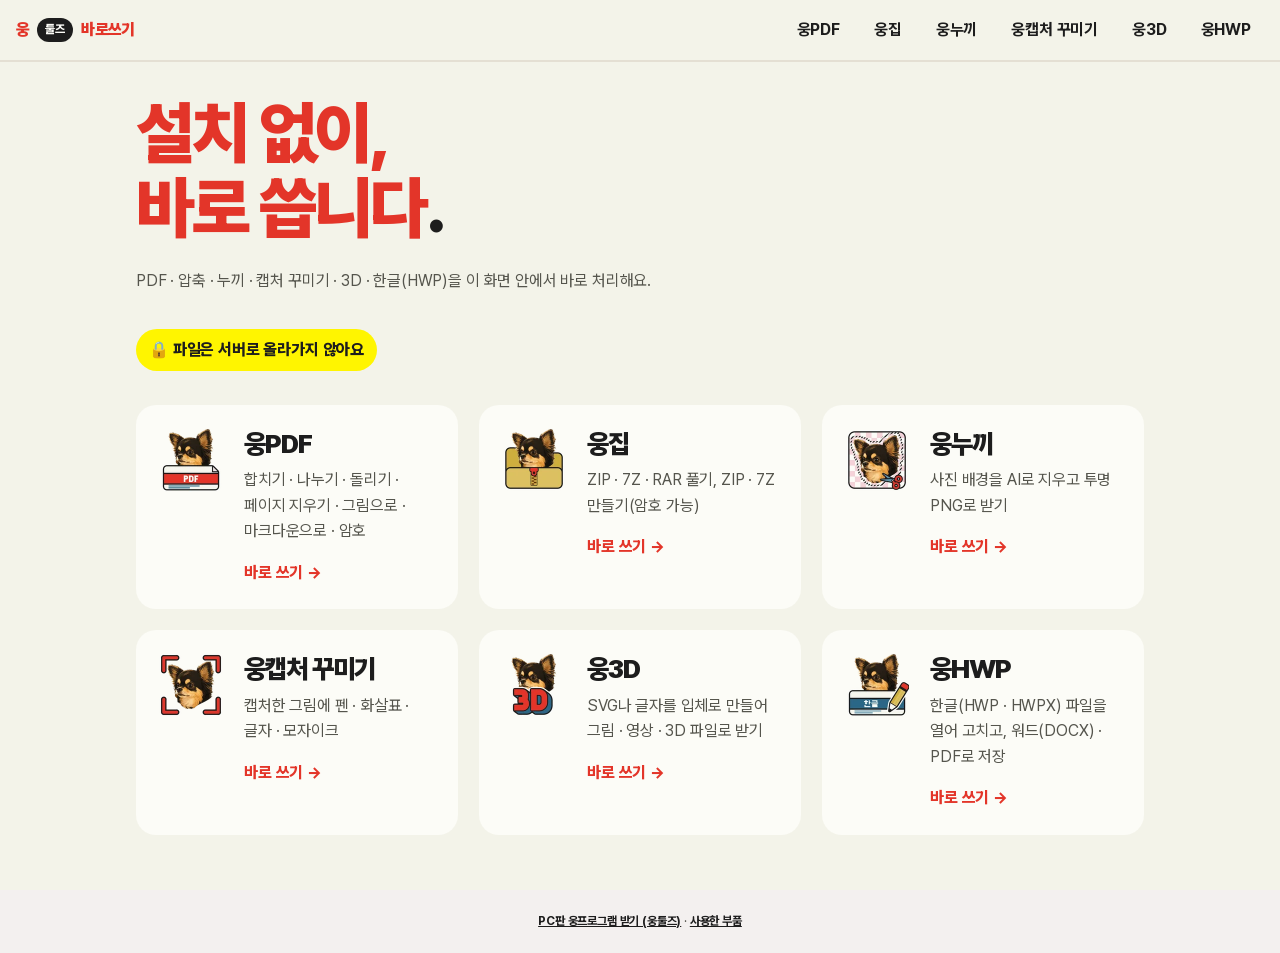
<file: web/index.html>
<!doctype html>
<html lang="ko">
<head>
<meta charset="utf-8">
<meta name="viewport" content="width=device-width, initial-scale=1, viewport-fit=cover">
<title>웅툴즈 바로쓰기 — PDF · 압축 · 누끼 · 캡처 꾸미기 · 3D · 한글(HWP) | 웅툴즈</title>
<meta name="description" content="웅툴즈 바로쓰기는 설치 없이 인터넷 창에서 바로 쓰는 도구 모음이에요. PDF 합치기·나누기, 압축 풀기·만들기, 사진 배경 지우기, 캡처 꾸미기, SVG를 3D로, 한글(HWP) 열어 고치기. 파일은 서버로 올라가지 않아요.">
<link rel="canonical" href="https://joese0211.github.io/woong/web/">
<meta property="og:title" content="웅툴즈 바로쓰기 — 설치 없이 바로 쓰는 도구 모음">
<meta property="og:description" content="PDF · 압축 · 누끼 · 캡처 꾸미기 · 3D. 파일은 서버로 올라가지 않아요.">
<meta property="og:type" content="website">
<meta property="og:url" content="https://joese0211.github.io/woong/web/">
<meta name="robots" content="index,follow">
<script type="application/ld+json">
{"@context":"https://schema.org","@type":"CollectionPage","name":"웅툴즈 바로쓰기","url":"https://joese0211.github.io/woong/web/","description":"설치 없이 브라우저에서 바로 쓰는 웅툴즈 도구 모음","publisher":{"@type":"Organization","name":"웅툴즈(NEEDMADE)","url":"https://woongtools.com"},"hasPart":[{"@type":"WebApplication","name":"웅PDF","url":"https://joese0211.github.io/woong/web/pdf/"},{"@type":"WebApplication","name":"웅집","url":"https://joese0211.github.io/woong/web/zip/"},{"@type":"WebApplication","name":"웅누끼","url":"https://joese0211.github.io/woong/web/nukki/"},{"@type":"WebApplication","name":"웅캡처 꾸미기","url":"https://joese0211.github.io/woong/web/capture/"},{"@type":"WebApplication","name":"웅3D","url":"https://joese0211.github.io/woong/web/3d/"},{"@type":"WebApplication","name":"웅HWP","url":"https://joese0211.github.io/woong/web/hwp/"}]}
</script>
<link rel="icon" href="data:image/svg+xml,%3Csvg xmlns=%27http://www.w3.org/2000/svg%27 viewBox=%270 0 64 64%27%3E%3Crect width=%2764%27 height=%2764%27 rx=%2714%27 fill=%27%23C8291F%27/%3E%3Ctext x=%2732%27 y=%2745%27 font-size=%2740%27 font-weight=%27700%27 text-anchor=%27middle%27 fill=%27%23fff%27 font-family=%27sans-serif%27%3E%EC%9B%85%3C/text%3E%3C/svg%3E">
  <link rel="stylesheet" crossorigin href="./assets/style--OB0oH9G.css">
</head>
<body>
<header class="top">
  <a class="brand" href="./">웅<b>툴즈</b> 바로쓰기</a>
  <nav>
    <a href="pdf/">웅PDF</a><a href="zip/">웅집</a><a href="nukki/">웅누끼</a><a href="capture/">웅캡처 꾸미기</a><a href="3d/">웅3D</a><a href="hwp/">웅HWP</a>
  </nav>
</header>
<main>
  <h1 class="hero">설치 없이,<br>바로 씁니다<span class="dot">.</span></h1>
  <p class="lead">PDF · 압축 · 누끼 · 캡처 꾸미기 · 3D · 한글(HWP)을 이 화면 안에서 바로 처리해요.</p>
  <p class="safe">🔒 파일은 서버로 올라가지 않아요</p>
  <div class="cards">
    <a class="card" href="pdf/"><img class="ico" src="./assets/pdf-D3fPzVLH.webp" alt="" width="64" height="64"><h2>웅PDF</h2><p>합치기 · 나누기 · 돌리기 · 페이지 지우기 · 그림으로 · 마크다운으로 · 암호</p><span class="go">바로 쓰기 →</span></a>
    <a class="card" href="zip/"><img class="ico" src="./assets/zip-oIXSUVWg.webp" alt="" width="64" height="64"><h2>웅집</h2><p>ZIP · 7Z · RAR 풀기, ZIP · 7Z 만들기(암호 가능)</p><span class="go">바로 쓰기 →</span></a>
    <a class="card" href="nukki/"><img class="ico" src="./assets/nukki-DXpkv0cP.webp" alt="" width="64" height="64"><h2>웅누끼</h2><p>사진 배경을 AI로 지우고 투명 PNG로 받기</p><span class="go">바로 쓰기 →</span></a>
    <a class="card" href="capture/"><img class="ico" src="./assets/capture-CKi9Hq84.webp" alt="" width="64" height="64"><h2>웅캡처 꾸미기</h2><p>캡처한 그림에 펜 · 화살표 · 글자 · 모자이크</p><span class="go">바로 쓰기 →</span></a>
    <a class="card" href="3d/"><img class="ico" src="./assets/3d-gIA4G-uK.webp" alt="" width="64" height="64"><h2>웅3D</h2><p>SVG나 글자를 입체로 만들어 그림 · 영상 · 3D 파일로 받기</p><span class="go">바로 쓰기 →</span></a>
    <a class="card" href="hwp/"><img class="ico" src="./assets/hwp-CJGVWjME.webp" alt="" width="64" height="64"><h2>웅HWP</h2><p>한글(HWP · HWPX) 파일을 열어 고치고, 워드(DOCX) · PDF로 저장</p><span class="go">바로 쓰기 →</span></a>
  </div>
</main>
<footer class="foot">
  <a href="https://woongtools.com/" target="_blank" rel="noopener">PC판 웅프로그램 받기 (웅툴즈)</a> · <a href="licenses.html">사용한 부품</a>
</footer>
</body>
</html>
</file>
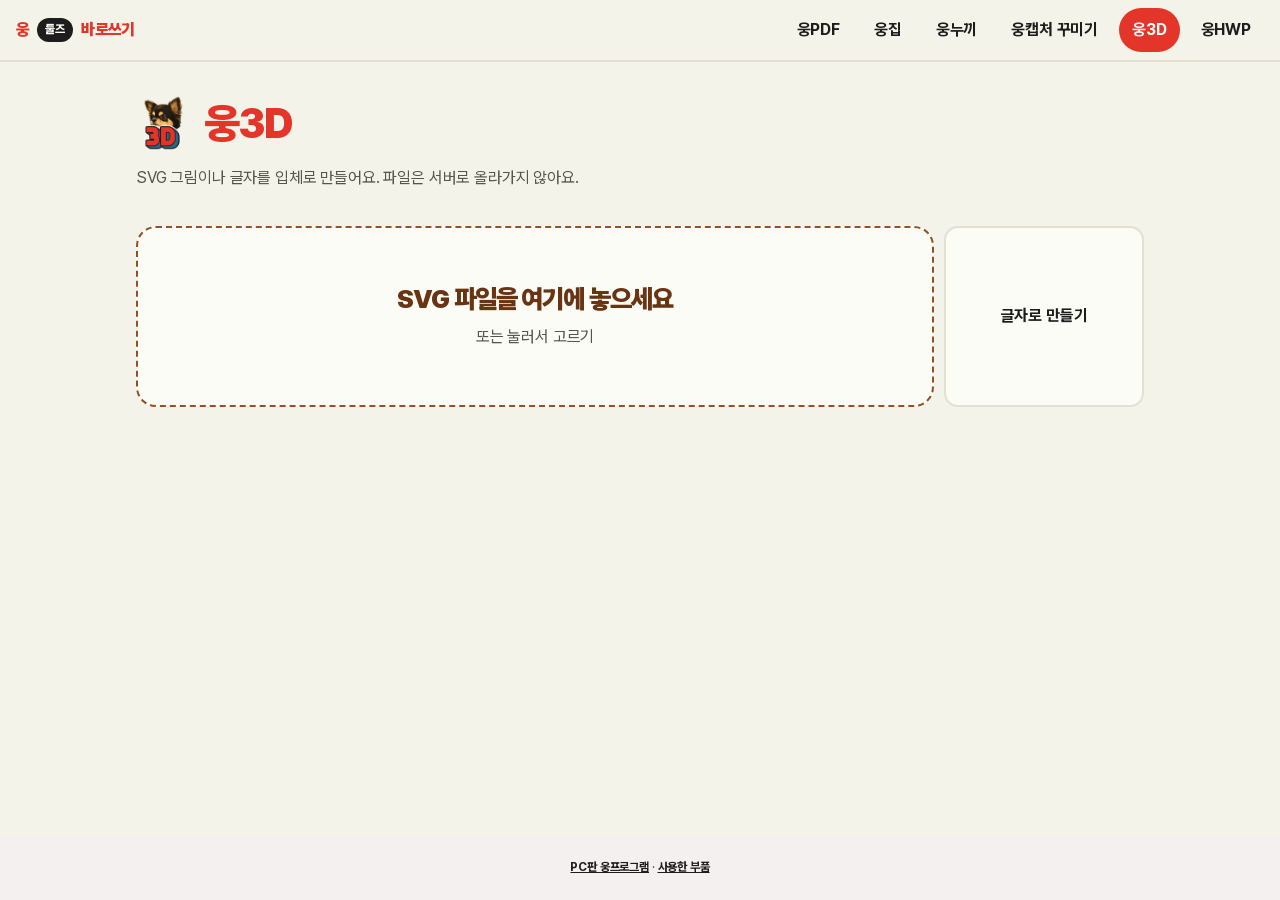
<file: web/3d/index.html>
<!doctype html>
<html lang="ko">
<head>
<meta charset="utf-8">
<meta name="viewport" content="width=device-width, initial-scale=1, viewport-fit=cover">
<title>SVG를 3D로 — 웅3D</title>
<meta name="description" content="SVG 그림이나 글자를 입체(3D)로 만들어 그림, 영상, 3D 파일로 받아요. 설치도 업로드도 없이 이 화면 안에서 바로 처리해요. 웅툴즈 바로쓰기의 웅3D.">
<link rel="canonical" href="https://joese0211.github.io/woong/web/3d/">
<meta property="og:title" content="SVG를 3D로 — 웅3D">
<meta property="og:description" content="SVG 그림이나 글자를 입체로 만들어 PNG, 영상, GLB, STL, OBJ로 받아요. 파일은 서버로 올라가지 않아요.">
<meta property="og:type" content="website">
<meta property="og:url" content="https://joese0211.github.io/woong/web/3d/">
<meta name="robots" content="index,follow">
<script type="application/ld+json">
{"@context":"https://schema.org","@type":"WebApplication","name":"웅3D 바로쓰기","url":"https://joese0211.github.io/woong/web/3d/","applicationCategory":"UtilitiesApplication","operatingSystem":"Any","description":"SVG 그림이나 글자를 3D로 만들어 PNG, 영상, GLB, STL, OBJ로 받기. 파일은 브라우저 안에서만 처리돼요.","offers":{"@type":"Offer","price":"0","priceCurrency":"KRW"},"publisher":{"@type":"Organization","name":"웅툴즈(NEEDMADE)","url":"https://woongtools.com"}}
</script>
<link rel="icon" type="image/png" href="../assets/icon-BD-uHzk9.png">
  <script type="module" crossorigin src="../assets/d3-CkU7eTt5.js"></script>
  <link rel="modulepreload" crossorigin href="../assets/ui-Czqjw8GB.js">
  <link rel="modulepreload" crossorigin href="../assets/preload-helper-DclECHGd.js">
  <link rel="stylesheet" crossorigin href="../assets/d3-DqbCLDKr.css">
  <link rel="stylesheet" crossorigin href="../assets/style--OB0oH9G.css">
</head>
<body>
<header class="top">
  <a class="brand" href="../">웅<b>툴즈</b> 바로쓰기</a>
  <nav>
    <a href="../pdf/">웅PDF</a><a href="../zip/">웅집</a><a href="../nukki/">웅누끼</a><a href="../capture/">웅캡처 꾸미기</a><a href="./" aria-current="page">웅3D</a><a href="../hwp/">웅HWP</a>
  </nav>
</header>
<main>
  <h1><img class="ico" src="../assets/3d-gIA4G-uK.webp" alt="" width="55" height="55">웅3D</h1>
  <p class="lead">SVG 그림이나 글자를 입체로 만들어요. 파일은 서버로 올라가지 않아요.</p>

  <section id="start" class="start">
    <div id="drop" class="drop">
      <strong>SVG 파일을 여기에 놓으세요</strong>
      <span>또는 눌러서 고르기</span>
      <input id="file" type="file" accept=".svg,image/svg+xml" hidden>
    </div>
    <button class="btn textbtn" id="b-text" type="button">글자로 만들기</button>
  </section>
  <div id="loadbox" class="hide">
    <p class="pcnote" id="loadtxt"></p>
    <div class="progress"><i id="loadbar"></i></div>
  </div>
  <div id="msg" class="msg" role="status"></div>

  <section id="work" class="hide">
    <div class="work">
      <div class="stage" id="stage">
        <button class="btn home" id="b-home" type="button">← 처음으로</button>
      </div>
      <aside class="panel" id="panel">
        <div class="handle">
          <button class="btn" id="h-tog" type="button">조절 ▲</button>
          <button class="btn primary" id="h-exp" type="button">받기</button>
        </div>
        <div class="pbody" id="pbody">
          <div class="sec" id="sec-src">
            <label class="f hide" id="row-txt">글자<input type="text" id="txt" maxlength="30" value="웅툴즈" autocomplete="off"></label>
            <div class="row-inline hide" id="row-svg"><span class="nm" id="svgname"></span><button class="btn" id="b-other" type="button">다른 SVG</button></div>
          </div>
          <div class="sec">
            <label class="f">두께<input type="range" id="r-thick" min="0.02" max="1" step="0.01" value="0.25"></label>
            <label class="f">모서리 둥글기<input type="range" id="r-bevel" min="0" max="1" step="0.01" value="0.3"></label>
          </div>
          <div class="sec">
            <div class="f">재질</div>
            <div class="seg" id="seg-mat">
              <button class="btn on" type="button" data-v="matte">무광</button><button class="btn" type="button" data-v="gloss">유광</button><button class="btn" type="button" data-v="metal">금속</button>
            </div>
            <div class="row-inline">
              <input type="color" id="c-color" value="#c8291f" aria-label="색">
              <label class="chk"><input type="checkbox" id="k-unify"> 한 가지 색으로 통일</label>
            </div>
          </div>
          <div class="sec">
            <label class="f">조명 방향<input type="range" id="r-light" min="0" max="360" step="1" value="40"></label>
            <div class="f">배경</div>
            <div class="row-inline">
              <div class="seg" id="seg-bg">
                <button class="btn on" type="button" data-v="clear">투명</button><button class="btn" type="button" data-v="color">색</button>
              </div>
              <input type="color" id="c-bg" value="#ffffff" aria-label="배경색" class="hide">
            </div>
            <label class="chk"><input type="checkbox" id="k-spin" checked> 천천히 돌기</label>
          </div>
          <div class="sec" id="sec-exp">
            <div class="f">받기</div>
            <div class="row-inline">
              <select id="s-png" aria-label="그림 크기"><option value="1080">보통 1080</option><option value="2048">2K</option><option value="4096">4K</option></select>
              <button class="btn primary" id="b-png" type="button">PNG 받기</button>
            </div>
            <div class="row-inline" id="row-vid">
              <select id="s-fps" aria-label="초당 장면 수"><option value="30">30fps</option><option value="60">60fps</option></select>
              <button class="btn" id="b-vid" type="button">영상 받기</button>
            </div>
            <p class="pcnote" id="vidnote"></p>
            <div class="row-inline">
              <button class="btn" id="b-glb" type="button">GLB</button>
              <button class="btn" id="b-stl" type="button">STL</button>
              <button class="btn" id="b-obj" type="button">OBJ</button>
            </div>
            <div id="xmsg" class="msg" role="status"></div>
          </div>
        </div>
      </aside>
    </div>
  </section>
</main>
<footer class="foot">
  <a href="https://woongtools.com/" target="_blank" rel="noopener">PC판 웅프로그램</a> · <a href="../licenses.html">사용한 부품</a>
</footer>
</body>
</html>
</file>
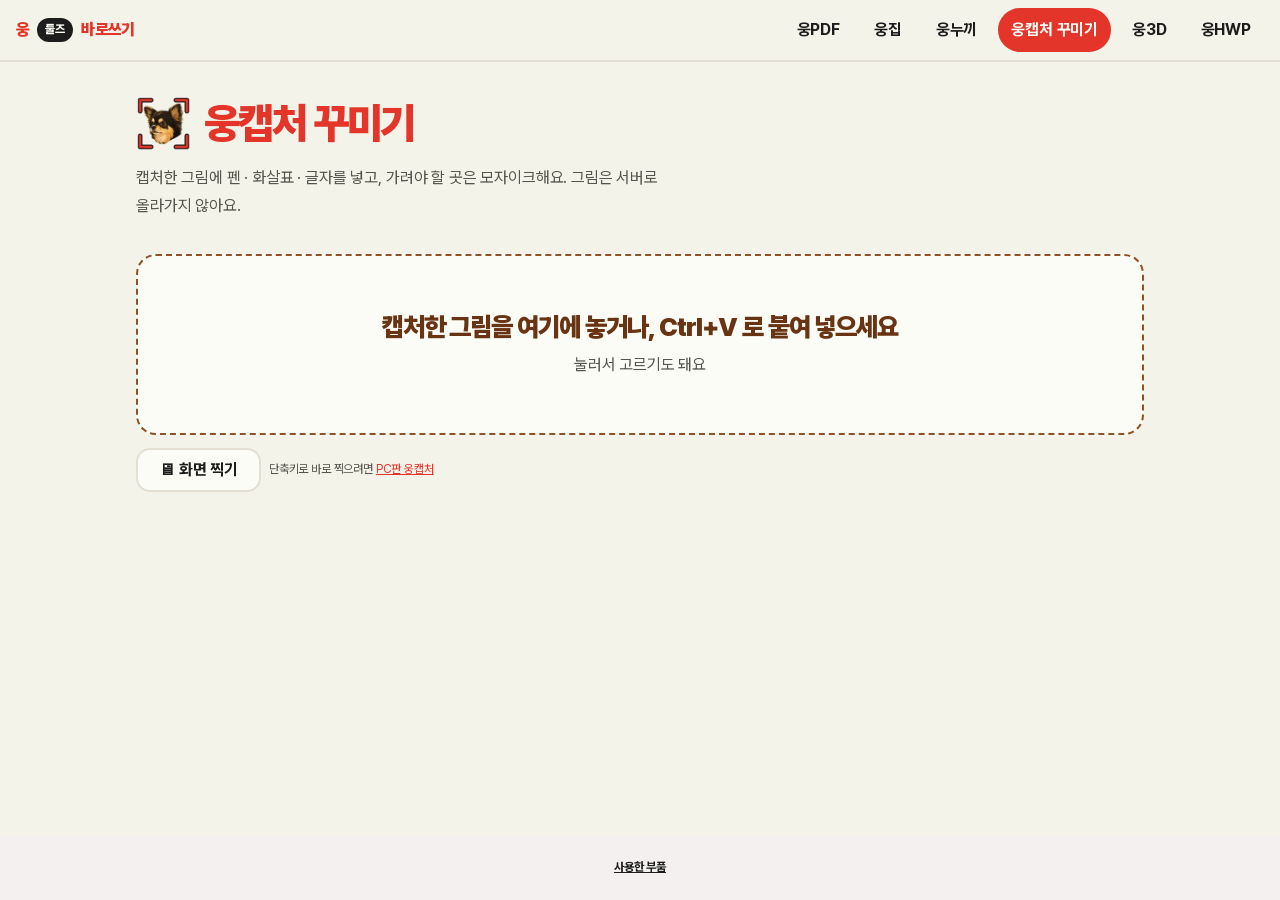
<file: web/capture/index.html>
<!doctype html>
<html lang="ko">
<head>
<meta charset="utf-8">
<meta name="viewport" content="width=device-width, initial-scale=1, viewport-fit=cover">
<title>캡처 이미지 꾸미기 · 모자이크 — 웅캡처</title>
<meta name="description" content="캡처한 그림에 펜·형광펜·사각형·화살표·글자를 넣고 개인정보는 모자이크로 가려요. Ctrl+V로 붙여 넣고 복사·저장까지. 설치도 업로드도 없는 웅툴즈 바로쓰기의 웅캡처.">
<link rel="canonical" href="https://joese0211.github.io/woong/web/capture/">
<meta property="og:title" content="캡처 이미지 꾸미기 · 모자이크 — 웅캡처">
<meta property="og:description" content="펜·형광펜·화살표·글자·모자이크. 그림은 서버로 올라가지 않아요.">
<meta property="og:type" content="website">
<meta property="og:url" content="https://joese0211.github.io/woong/web/capture/">
<meta name="robots" content="index,follow">
<script type="application/ld+json">
{"@context":"https://schema.org","@type":"WebApplication","name":"웅캡처 꾸미기 바로쓰기","url":"https://joese0211.github.io/woong/web/capture/","applicationCategory":"MultimediaApplication","operatingSystem":"Any","description":"캡처한 그림에 펜, 형광펜, 사각형, 화살표, 글자를 넣고 모자이크로 가려요. 그림은 브라우저 안에서만 처리돼요.","offers":{"@type":"Offer","price":"0","priceCurrency":"KRW"},"publisher":{"@type":"Organization","name":"웅툴즈(NEEDMADE)","url":"https://woongtools.com"}}
</script>
<link rel="icon" href="data:image/svg+xml,%3Csvg xmlns=%27http://www.w3.org/2000/svg%27 viewBox=%270 0 64 64%27%3E%3Crect width=%2764%27 height=%2764%27 rx=%2714%27 fill=%27%23C8291F%27/%3E%3Ctext x=%2732%27 y=%2745%27 font-size=%2740%27 font-weight=%27700%27 text-anchor=%27middle%27 fill=%27%23fff%27 font-family=%27sans-serif%27%3E%EC%9B%85%3C/text%3E%3C/svg%3E">
<style>.stage{background:repeating-conic-gradient(#e6e6da 0 25%, #f3f3e9 0 50%) 0 0 / 16px 16px;border:1px solid var(--line);border-radius:var(--radius);text-align:center;max-height:70vh;padding:8px;overflow:auto}.stage canvas{touch-action:none;cursor:crosshair;vertical-align:top;background:#fff;max-width:100%;height:auto;box-shadow:0 1px 8px #00000026}.stage.move canvas{touch-action:auto;cursor:grab}.btn.touch-only,.pcnote.touch-note{display:none}@media (pointer:coarse),(max-width:720px){.stage{max-height:none;overflow:visible}.btn.touch-only{display:inline-flex}.pcnote.touch-note{display:block}}.stage{position:relative}.tin{z-index:5;min-width:120px;font:700 var(--fs-3) system-ui;border:2px dashed var(--red);color:#000;background:#ffffffd9;border-radius:6px;min-height:0;padding:2px 6px;position:absolute}.tools .btn{min-width:44px}</style>
  <script type="module" crossorigin src="../assets/capture-Cfd63Q5V.js"></script>
  <link rel="modulepreload" crossorigin href="../assets/ui-Czqjw8GB.js">
  <link rel="stylesheet" crossorigin href="../assets/style--OB0oH9G.css">
</head>
<body>
<header class="top">
  <a class="brand" href="../">웅<b>툴즈</b> 바로쓰기</a>
  <nav>
    <a href="../pdf/">웅PDF</a><a href="../zip/">웅집</a><a href="../nukki/">웅누끼</a><a href="./" aria-current="page">웅캡처 꾸미기</a><a href="../3d/">웅3D</a><a href="../hwp/">웅HWP</a>
  </nav>
</header>
<main>
  <h1><img class="ico" src="../assets/capture-CKi9Hq84.webp" alt="" width="55" height="55">웅캡처 꾸미기</h1>
  <p class="lead">캡처한 그림에 펜 · 화살표 · 글자를 넣고, 가려야 할 곳은 모자이크해요. 그림은 서버로 올라가지 않아요.</p>

  <div id="drop" class="drop">
    <strong>캡처한 그림을 여기에 놓거나, Ctrl+V 로 붙여 넣으세요</strong>
    <span>눌러서 고르기도 돼요</span>
    <input id="file" type="file" accept="image/*" hidden>
  </div>
  <div class="bar">
    <button class="btn" id="b-shot" hidden>🖥 화면 찍기</button>
    <span class="pcnote" style="margin:0">단축키로 바로 찍으려면 <a href="https://woongtools.com/woong/capture.html" target="_blank" rel="noopener">PC판 웅캡처</a></span>
  </div>
  <div id="msg" class="msg" role="status"></div>

  <section id="editor" class="hide">
    <div class="bar tools" id="tools">
      <button class="btn on" data-t="pen">✏ 펜</button>
      <button class="btn" data-t="hl">🖍 형광펜</button>
      <button class="btn" data-t="rect">▭ 네모</button>
      <button class="btn" data-t="arrow">➜ 화살표</button>
      <button class="btn" data-t="text">T 글자</button>
      <button class="btn" data-t="mosaic">▦ 모자이크</button>
      <button class="btn touch-only" data-t="move">✋ 옮기기</button>
    </div>
    <p class="pcnote touch-note">그림 위에서 화면을 움직이려면 ✋ 옮기기를 누르거나 두 손가락으로 미세요.</p>
    <div class="bar">
      <label class="row-inline" style="gap:6px">색 <input type="color" id="color" value="#c8291f"></label>
      <select id="width" aria-label="굵기"><option value="1">얇게</option><option value="2" selected>보통</option><option value="4">굵게</option></select>
      <button class="btn" id="b-undo">↶ 되돌리기</button>
      <button class="btn" id="b-redo">↷ 다시</button>
      <span class="grow"></span>
      <button class="btn" id="b-copy">복사</button>
      <button class="btn primary" id="b-save">PNG 받기</button>
    </div>
    <div class="stage" id="stage"><canvas id="cv"></canvas></div>
  </section>
</main>
<footer class="foot">
  <a href="../licenses.html">사용한 부품</a>
</footer>
</body>
</html>
</file>
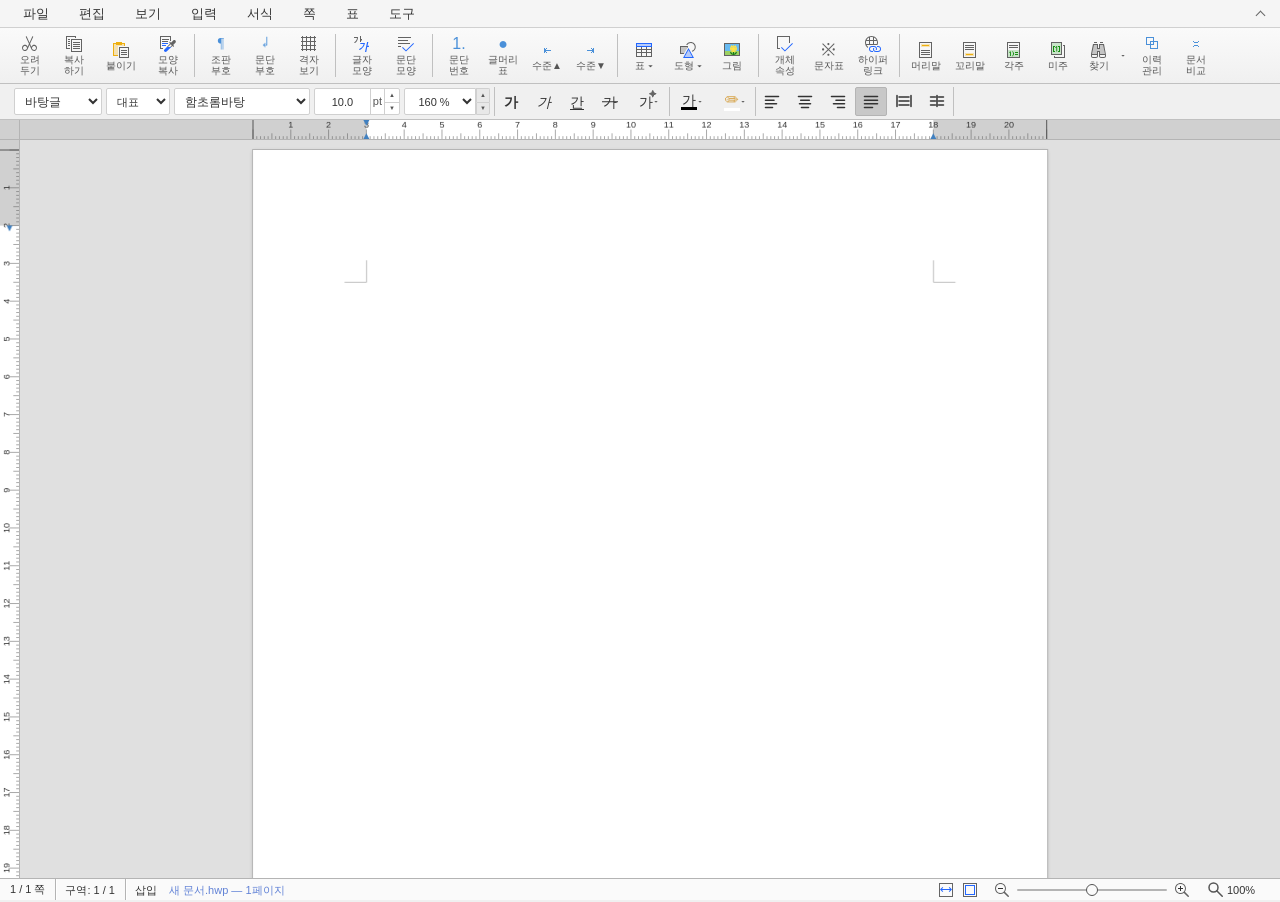
<file: web/hwp-studio/index.html>
<!DOCTYPE html>
<html lang="ko">
<head>
  <meta charset="UTF-8" />
  <meta name="viewport" content="width=device-width, initial-scale=1.0" />
  <meta name="color-scheme" content="light dark" />
  <meta name="theme-color" content="#2b6cb0" />
  <!-- 다크테마 FOUC 방지 — 확장 CSP가 인라인 스크립트를 금지하므로 외부 파일로 분리(#1444).
       module/defer 금지(동기 로드)로 번들 전 즉시 실행되어 FOUC 방지를 유지한다. -->
  <script src="./theme-init.js"></script>
  <!-- 언어팩: 번들 전에 <html lang> 을 고른 로케일로 — 영어 사용자의 첫 페인트 깜빡임 방지 -->
  <script src="./locale-init.js"></script>
  <link rel="icon" href="./favicon.ico" />
  <link rel="apple-touch-icon" href="./icons/icon-256.png" />
  <title>rhwp-studio</title>
  <script type="module" crossorigin src="./assets/index-oVYSsgk_.js"></script>
  <link rel="stylesheet" crossorigin href="./assets/index-Dy0DTkWY.css">
</head>
<body>
  <div id="studio-root">
    <header id="studio-header">
      <h1 class="visually-hidden" data-i18n="ui.studioHeader.srLabel">rhwp-studio 문서 편집기</h1>
    <!-- 메뉴바 -->
    <nav id="menu-bar" aria-label="주 메뉴" data-i18n-aria-label="ui.menuBar.ariaLabel">
      <!-- ── 파일 ── -->
      <div class="menu-item" data-menu="file">
        <span class="menu-title" data-i18n="menu.file">파일</span>
        <div class="menu-dropdown">
          <div class="md-item disabled" data-cmd="file:new-doc"><span class="md-icon icon-new-doc"></span><span class="md-label" data-i18n="command.file.newDoc.label">새로 만들기</span></div>
          <div class="md-item" data-cmd="file:open"><span class="md-icon"></span><span class="md-label" data-i18n="command.file.open.label">열기</span></div>
          <div class="md-sub" data-recent>
            <span class="md-icon"></span><span class="md-label" data-i18n="menu.file.label.x625d99">최근 문서</span><span class="md-arrow">▶</span>
            <div class="md-sub-panel" id="recent-docs-panel">
              <div class="md-item disabled"><span class="md-icon"></span><span class="md-label" data-i18n="menu.file.label.x46b91c">(최근 문서 없음)</span></div>
            </div>
          </div>
          <div class="md-item disabled" data-cmd="file:save"><span class="md-icon icon-save"></span><span class="md-label" data-i18n="command.file.save.label">저장</span><span class="md-shortcut">Ctrl+S</span></div>
          <div class="md-item disabled" data-cmd="file:save-as"><span class="md-icon"></span><span class="md-label" data-i18n="command.file.saveAs.label">다른 이름으로 저장(A)...</span><span class="md-shortcut">Ctrl+Shift+S</span></div>
          <div class="md-item disabled" data-cmd="file:print-to-pdf" title="브라우저 인쇄 창에서 ‘대상 → PDF로 저장’을 선택합니다." data-i18n-title="command.file.printToPdf.tooltip"><span class="md-icon icon-pdf"></span><span class="md-label" data-i18n="command.file.printToPdf.label">PDF로 저장…</span></div>
          <div class="md-item disabled" data-cmd="file:save-as-hwp"><span class="md-icon"></span><span class="md-label" data-i18n="command.file.saveAsHwp.label">HWP 형식으로 저장...</span></div>
          <div class="md-item disabled" data-cmd="file:save-as-hwpx"><span class="md-icon"></span><span class="md-label" data-i18n="command.file.saveAsHwpx.label">HWPX 형식으로 저장...</span></div>
          <div class="md-item disabled" data-cmd="file:export-html"><span class="md-icon"></span><span class="md-label" data-i18n="command.file.exportHtml.label">HTML로 내보내기</span></div>
          <div class="md-item disabled" data-cmd="file:export-doc" title="Word가 열 수 있는 HTML 기반 .doc 문서로 내보냅니다." data-i18n-title="command.file.exportDoc.tooltip"><span class="md-icon"></span><span class="md-label" data-i18n="command.file.exportDoc.label">Word 문서(.doc)로 내보내기</span></div>
          <div class="md-sep"></div>
          <div class="md-item disabled" data-cmd="file:page-setup"><span class="md-icon icon-page-setup"></span><span class="md-label" data-i18n="command.file.pageSetup.label">편집 용지</span><span class="md-shortcut">F7</span></div>
          <div class="md-item disabled" data-cmd="file:print"><span class="md-icon icon-print"></span><span class="md-label" data-i18n="command.file.print.label">인쇄</span><span class="md-shortcut">Ctrl+P</span></div>
          <div class="md-sep"></div>
          <div class="md-item" data-cmd="file:about"><span class="md-icon icon-help"></span><span class="md-label" data-i18n="command.file.about.label">제품 정보</span></div>
        </div>
      </div>
      <!-- ── 편집 ── -->
      <div class="menu-item" data-menu="edit">
        <span class="menu-title" data-i18n="menu.edit">편집</span>
        <div class="menu-dropdown">
          <div class="md-item" data-cmd="edit:undo"><span class="md-icon icon-undo"></span><span class="md-label" data-i18n="command.edit.undo.label">되돌리기</span><span class="md-shortcut">Ctrl+Z</span></div>
          <div class="md-item" data-cmd="edit:redo"><span class="md-icon icon-redo"></span><span class="md-label" data-i18n="command.edit.redo.label">다시 실행</span><span class="md-shortcut">Ctrl+Shift+Z</span></div>
          <div class="md-sep"></div>
          <div class="md-item" data-cmd="edit:cut"><span class="md-icon icon-cut"></span><span class="md-label" data-i18n="command.edit.cut.label">오려 두기</span><span class="md-shortcut">Ctrl+X</span></div>
          <div class="md-item" data-cmd="edit:copy"><span class="md-icon icon-copy"></span><span class="md-label" data-i18n="command.edit.copy.label">복사하기</span><span class="md-shortcut">Ctrl+C</span></div>
          <div class="md-item" data-cmd="edit:paste"><span class="md-icon icon-paste"></span><span class="md-label" data-i18n="command.edit.paste.label">붙이기</span><span class="md-shortcut">Ctrl+V</span></div>
          <div class="md-item disabled" data-cmd="edit:format-copy"><span class="md-icon icon-format-copy"></span><span class="md-label" data-i18n="command.edit.formatCopy.label">모양 복사</span><span class="md-shortcut">Alt+C</span></div>
          <div class="md-item disabled" data-cmd="edit:format-paste"><span class="md-icon icon-format-copy"></span><span class="md-label" data-i18n="command.edit.formatPaste.label">모양 붙여넣기</span></div>
          <div class="md-sep"></div>
          <div class="md-item disabled" data-cmd="edit:delete"><span class="md-icon icon-delete"></span><span class="md-label" data-i18n="command.edit.delete.label">지우기</span><span class="md-shortcut">Ctrl+E</span></div>
          <div class="md-item disabled" data-cmd="edit:select-all"><span class="md-icon icon-select-all"></span><span class="md-label" data-i18n="command.edit.selectAll.label">모두 선택</span><span class="md-shortcut">Ctrl+A</span></div>
          <div class="md-sep"></div>
          <div class="md-item" data-cmd="edit:find"><span class="md-icon icon-find"></span><span class="md-label" data-i18n="command.edit.find.label">찾기(F)</span><span class="md-shortcut">Ctrl+F</span></div>
          <div class="md-item" data-cmd="edit:compare-documents"><span class="md-icon"></span><span class="md-label" data-i18n="command.edit.compareDocuments.label">문서 비교</span><span class="md-shortcut">Alt+Shift+V</span></div>
          <div class="md-item" data-cmd="edit:document-history"><span class="md-icon"></span><span class="md-label" data-i18n="command.edit.documentHistory.label">문서 이력 관리</span><span class="md-shortcut">Ctrl+Shift+H</span></div>
          <div class="md-item" data-cmd="edit:find-replace"><span class="md-icon icon-find-replace"></span><span class="md-label" data-i18n="command.edit.findReplace.label">찾아 바꾸기(E)</span><span class="md-shortcut">Ctrl+F2</span></div>
          <div class="md-item" data-cmd="edit:find-again"><span class="md-icon"></span><span class="md-label" data-i18n="command.edit.findAgain.label">다시 찾기(X)</span><span class="md-shortcut">Ctrl+L</span></div>
          <div class="md-item" data-cmd="edit:goto"><span class="md-icon"></span><span class="md-label" data-i18n="command.edit.goto.label">찾아가기(G)</span><span class="md-shortcut">Alt+G</span></div>
        </div>
      </div>
      <!-- ── 보기 ── -->
      <div class="menu-item" data-menu="view">
        <span class="menu-title" data-i18n="menu.view">보기</span>
        <div class="menu-dropdown">
          <div class="md-item" data-cmd="view:zoom-in"><span class="md-icon icon-zoom-menu-in"></span><span class="md-label" data-i18n="command.view.zoomIn.label">확대</span><span class="md-shortcut">Ctrl++</span></div>
          <div class="md-item" data-cmd="view:zoom-out"><span class="md-icon icon-zoom-menu-out"></span><span class="md-label" data-i18n="command.view.zoomOut.label">축소</span><span class="md-shortcut">Ctrl+-</span></div>
          <div class="md-item" data-cmd="view:zoom-dialog"><span class="md-icon"></span><span class="md-label" data-i18n="command.view.zoomDialog.label">화면 확대/축소...</span></div>
          <div class="md-sep"></div>
          <div class="md-sub">
            <span class="md-label" data-i18n="menu.view.label.x3310ef">배율</span><span class="md-arrow">▶</span>
            <div class="md-sub-panel">
              <div class="md-item" data-cmd="view:zoom-fit-page"><span class="md-icon"></span><span class="md-label" data-i18n="command.view.zoomFitPage.label">쪽 맞춤</span><span class="md-shortcut">Ctrl+G,P</span></div>
              <div class="md-item" data-cmd="view:zoom-fit-width"><span class="md-icon"></span><span class="md-label" data-i18n="command.view.zoomFitWidth.label">폭 맞춤</span><span class="md-shortcut">Ctrl+G,W</span></div>
              <div class="md-sep"></div>
              <div class="md-item" data-cmd="view:zoom-50"><span class="md-icon"></span><span class="md-label">50%</span></div>
              <div class="md-item" data-cmd="view:zoom-75"><span class="md-icon"></span><span class="md-label">75%</span></div>
              <div class="md-item" data-cmd="view:zoom-100"><span class="md-icon"></span><span class="md-label">100%</span><span class="md-shortcut">Ctrl+G,Q</span></div>
              <div class="md-item" data-cmd="view:zoom-125"><span class="md-icon"></span><span class="md-label">125%</span></div>
              <div class="md-item" data-cmd="view:zoom-150"><span class="md-icon"></span><span class="md-label">150%</span></div>
              <div class="md-item" data-cmd="view:zoom-200"><span class="md-icon"></span><span class="md-label">200%</span></div>
              <div class="md-item" data-cmd="view:zoom-300"><span class="md-icon"></span><span class="md-label">300%</span></div>
              <div class="md-item" data-cmd="view:zoom-500"><span class="md-icon"></span><span class="md-label">500%</span></div>
            </div>
          </div>
          <div class="md-sep"></div>
          <div class="md-sub">
            <span class="md-label" data-i18n="menu.view.label.xe7ded2">테마</span><span class="md-arrow">▶</span>
            <div class="md-sub-panel">
              <div class="md-item" role="menuitemradio" data-cmd="view:theme-system" data-theme-mode-choice="system"><span class="md-icon"></span><span class="md-label" data-i18n="command.view.themeSystem.themeModeChoiceSystem.label">시스템 설정</span></div>
              <div class="md-item" role="menuitemradio" data-cmd="view:theme-light" data-theme-mode-choice="light"><span class="md-icon"></span><span class="md-label" data-i18n="command.view.themeLight.themeModeChoiceLight.label">밝게</span></div>
              <div class="md-item" role="menuitemradio" data-cmd="view:theme-dark" data-theme-mode-choice="dark"><span class="md-icon"></span><span class="md-label" data-i18n="command.view.themeDark.themeModeChoiceDark.label">어둡게</span></div>
              <div class="md-sep"></div>
              <div class="md-item" role="menuitemradio" data-cmd="view:skin-oldschool" data-theme-skin-choice="oldschool"><span class="md-icon"></span><span class="md-label" data-i18n="command.view.skinOldschool.themeSkinChoiceOldschool.label">올드스쿨</span></div>
              <div class="md-item" role="menuitemradio" data-cmd="view:skin-default" data-theme-skin-choice="default"><span class="md-icon"></span><span class="md-label" data-i18n="command.view.skinDefault.themeSkinChoiceDefault.label">클래식</span></div>
              <div class="md-item" role="menuitemradio" data-cmd="view:skin-flat" data-theme-skin-choice="flat"><span class="md-icon"></span><span class="md-label" data-i18n="command.view.skinFlat.themeSkinChoiceFlat.label">모던</span></div>
            </div>
          </div>
          <div class="md-sep"></div>
          <div class="md-item" data-cmd="view:ctrl-mark"><span class="md-icon icon-ctrl-mark"></span><span class="md-label" data-i18n="command.view.ctrlMark.label">조판 부호</span><span class="md-shortcut">Ctrl+G,C</span></div>
          <div class="md-item" data-cmd="view:para-mark"><span class="md-icon icon-para-mark"></span><span class="md-label" data-i18n="command.view.paraMark.label">문단 부호</span><span class="md-shortcut">Ctrl+G,T</span></div>
          <div class="md-item" data-cmd="view:border-transparent"><span class="md-icon"></span><span class="md-label" data-i18n="command.view.borderTransparent.label">투명 선</span><span class="md-shortcut">Alt+V,T</span></div>
          <div class="md-item" data-cmd="view:toggle-clip"><span class="md-icon"></span><span class="md-label" data-i18n="command.view.toggleClip.label">잘림 보기</span></div>
          <div class="md-item" data-cmd="view:toggle-grid"><span class="md-icon icon-grid"></span><span class="md-label" data-i18n="command.view.toggleGrid.label">격자 보기</span></div>
          <div class="md-item" data-cmd="view:grid-settings"><span class="md-icon icon-grid"></span><span class="md-label" data-i18n="command.view.gridSettings.label">격자 설정</span></div>
          <div class="md-sep"></div>
          <div class="md-sub">
            <span class="md-label" data-i18n="menu.view.label.xec36d5">도구 상자</span><span class="md-arrow">▶</span>
            <div class="md-sub-panel">
              <div class="md-item" role="menuitemcheckbox" aria-checked="true" data-cmd="view:toolbox-basic"><span class="md-label" data-i18n="command.view.toolboxBasic.label">기본</span></div>
              <div class="md-item" role="menuitemcheckbox" aria-checked="true" data-cmd="view:toolbox-format"><span class="md-label" data-i18n="command.view.toolboxFormat.label">서식</span></div>
            </div>
          </div>
        </div>
      </div>
      <!-- ── 입력 ── -->
      <div class="menu-item" data-menu="insert">
        <span class="menu-title" data-i18n="menu.insert">입력</span>
        <div class="menu-dropdown">
          <div class="md-item" data-cmd="insert:shape"><span class="md-icon icon-shape"></span><span class="md-label" data-i18n="command.insert.shape.label">도형</span></div>
          <div class="md-sep"></div>
          <div class="md-item" data-cmd="insert:image"><span class="md-icon icon-image"></span><span class="md-label" data-i18n="command.insert.image.label">그림</span></div>
          <div class="md-item" data-cmd="insert:textbox"><span class="md-icon icon-textbox"></span><span class="md-label" data-i18n="command.insert.textbox.label">글상자</span></div>
          <div class="md-item" data-cmd="insert:equation"><span class="md-icon"></span><span class="md-label" data-i18n="command.insert.equation.label">수식</span><span class="md-shortcut">Ctrl+N,M</span></div>
          <div class="md-sep"></div>
          <div class="md-item disabled" data-cmd="insert:field"><span class="md-icon"></span><span class="md-label" data-i18n="command.insert.field.label">필드 입력</span><span class="md-shortcut">Ctrl+K+E</span></div>
          <div class="md-sep"></div>
          <div class="md-sub disabled">
            <span class="md-label" data-i18n="menu.insert.label.xe8cab5">캡션 넣기</span><span class="md-arrow">▶</span>
            <div class="md-sub-panel">
              <div class="md-item disabled" data-cmd="insert:caption-top"><span class="md-icon"></span><span class="md-label" data-i18n="command.insert.captionTop.label">위</span></div>
              <div class="md-item disabled" data-cmd="insert:caption-lt"><span class="md-icon"></span><span class="md-label" data-i18n="command.insert.captionLt.label">왼쪽 위</span></div>
              <div class="md-item disabled" data-cmd="insert:caption-lm"><span class="md-icon"></span><span class="md-label" data-i18n="command.insert.captionLm.label">왼쪽 가운데</span></div>
              <div class="md-item disabled" data-cmd="insert:caption-lb"><span class="md-icon"></span><span class="md-label" data-i18n="command.insert.captionLb.label">왼쪽 아래</span></div>
              <div class="md-item disabled" data-cmd="insert:caption-rt"><span class="md-icon"></span><span class="md-label" data-i18n="command.insert.captionRt.label">오른쪽 위</span></div>
              <div class="md-item disabled" data-cmd="insert:caption-rm"><span class="md-icon"></span><span class="md-label" data-i18n="command.insert.captionRm.label">오른쪽 가운데</span></div>
              <div class="md-item disabled" data-cmd="insert:caption-rb"><span class="md-icon"></span><span class="md-label" data-i18n="command.insert.captionRb.label">오른쪽 아래</span></div>
              <div class="md-item disabled" data-cmd="insert:caption-bottom"><span class="md-icon"></span><span class="md-label" data-i18n="command.insert.captionBottom.label">아래</span></div>
              <div class="md-item disabled" data-cmd="insert:caption-none"><span class="md-icon"></span><span class="md-label" data-i18n="command.insert.captionNone.label">캡션 없음</span></div>
            </div>
          </div>
          <div class="md-item disabled" data-cmd="insert:para-band"><span class="md-icon"></span><span class="md-label" data-i18n="command.insert.paraBand.label">문단 띠</span></div>
          <div class="md-sep"></div>
          <div class="md-item disabled" data-cmd="insert:comment"><span class="md-icon icon-comment"></span><span class="md-label" data-i18n="command.insert.comment.label">주석</span></div>
          <div class="md-item" data-cmd="insert:footnote"><span class="md-icon icon-footnote"></span><span class="md-label" data-i18n="command.insert.footnote.label">각주</span></div>
          <div class="md-item" data-cmd="insert:endnote"><span class="md-icon icon-endnote"></span><span class="md-label" data-i18n="command.insert.endnote.label">미주</span></div>
          <div class="md-item" data-cmd="insert:endnote-shape"><span class="md-icon icon-endnote"></span><span class="md-label" data-i18n="command.insert.endnoteShape.label">미주 모양</span></div>
          <div class="md-sep"></div>
          <div class="md-item" data-cmd="insert:symbols"><span class="md-icon icon-symbols"></span><span class="md-label" data-i18n="command.insert.symbols.label">문자표</span><span class="md-shortcut">Alt+F10</span></div>
          <div class="md-sep"></div>
          <div class="md-item" data-cmd="insert:hyperlink"><span class="md-icon icon-hyperlink"></span><span class="md-label" data-i18n="command.insert.hyperlink.label">하이퍼링크</span><span class="md-shortcut">Ctrl+K+H</span></div>
          <div class="md-item" data-cmd="insert:bookmark"><span class="md-icon"></span><span class="md-label" data-i18n="command.insert.bookmark.label">책갈피</span><span class="md-shortcut">Ctrl+K,B</span></div>
          <div class="md-sep"></div>
          <div class="md-sub">
            <span class="md-label" data-i18n="menu.insert.label.x4096eb">회전/대칭</span><span class="md-arrow">&#x25B6;</span>
            <div class="md-sub-panel">
              <div class="md-item" data-cmd="insert:rotate-cw"><span class="md-icon"></span><span class="md-label" data-i18n="command.insert.rotateCw.label">오른쪽 90° 회전</span></div>
              <div class="md-item" data-cmd="insert:rotate-ccw"><span class="md-icon"></span><span class="md-label" data-i18n="command.insert.rotateCcw.label">왼쪽 90° 회전</span></div>
              <div class="md-sep"></div>
              <div class="md-item" data-cmd="insert:flip-horz"><span class="md-icon"></span><span class="md-label" data-i18n="command.insert.flipHorz.label">좌우 대칭</span></div>
              <div class="md-item" data-cmd="insert:flip-vert"><span class="md-icon"></span><span class="md-label" data-i18n="command.insert.flipVert.label">상하 대칭</span></div>
            </div>
          </div>
          <div class="md-sep"></div>
          <div class="md-item" data-cmd="insert:picture-props"><span class="md-icon icon-obj-props"></span><span class="md-label" data-i18n="command.insert.pictureProps.label">개체 속성</span></div>
          <div class="md-item" data-cmd="insert:picture-delete"><span class="md-icon icon-delete"></span><span class="md-label" data-i18n="command.insert.pictureDelete.label">개체 지우기</span></div>
        </div>
      </div>
      <!-- ── 서식 ── -->
      <div class="menu-item" data-menu="format">
        <span class="menu-title" data-i18n="menu.format">서식</span>
        <div class="menu-dropdown">
          <div class="md-item" data-cmd="format:bold"><span class="md-icon"></span><span class="md-label" data-i18n="command.format.bold.label">진하게</span><span class="md-shortcut">Ctrl+B</span></div>
          <div class="md-item" data-cmd="format:italic"><span class="md-icon"></span><span class="md-label" data-i18n="command.format.italic.label">기울임</span><span class="md-shortcut">Ctrl+I</span></div>
          <div class="md-item" data-cmd="format:underline"><span class="md-icon"></span><span class="md-label" data-i18n="command.format.underline.label">밑줄</span><span class="md-shortcut">Ctrl+U</span></div>
          <div class="md-sep"></div>
          <div class="md-item disabled" data-cmd="format:char-shape"><span class="md-icon icon-char-shape"></span><span class="md-label" data-i18n="command.format.charShape.label">글자 모양</span><span class="md-shortcut">Alt+L</span></div>
          <div class="md-item disabled" data-cmd="format:para-shape"><span class="md-icon icon-para-shape"></span><span class="md-label" data-i18n="command.format.paraShape.label">문단 모양</span><span class="md-shortcut">Alt+T</span></div>
          <div class="md-sep"></div>
          <div class="md-item disabled" data-cmd="format:para-num-shape"><span class="md-icon"></span><span class="md-label" data-i18n="command.format.paraNumShape.label">문단 번호 모양</span></div>
          <div class="md-item disabled" data-cmd="format:bullet-shape"><span class="md-icon"></span><span class="md-label" data-i18n="command.format.bulletShape.label">글머리표 모양</span></div>
          <div class="md-sep"></div>
          <div class="md-item" data-cmd="format:level-increase"><span class="md-icon"></span><span class="md-label" data-i18n="command.format.levelIncrease.label">한 수준 증가</span><span class="md-shortcut">Ctrl+Num -</span></div>
          <div class="md-item" data-cmd="format:level-decrease"><span class="md-icon"></span><span class="md-label" data-i18n="command.format.levelDecrease.label">한 수준 감소</span><span class="md-shortcut">Ctrl+Num +</span></div>
          <div class="md-sep"></div>
          <div class="md-item" data-cmd="format:font-size-increase"><span class="md-icon"></span><span class="md-label" data-i18n="command.format.fontSizeIncrease.label">글자 크기 크게</span><span class="md-shortcut">Alt+Shift+E</span></div>
          <div class="md-item" data-cmd="format:font-size-decrease"><span class="md-icon"></span><span class="md-label" data-i18n="command.format.fontSizeDecrease.label">글자 크기 작게</span><span class="md-shortcut">Alt+Shift+R</span></div>
          <div class="md-sep"></div>
          <div class="md-item" data-cmd="format:align-left"><span class="md-icon"></span><span class="md-label" data-i18n="command.format.alignLeft.label">왼쪽 정렬</span><span class="md-shortcut">Ctrl+Shift+L</span></div>
          <div class="md-item" data-cmd="format:align-center"><span class="md-icon"></span><span class="md-label" data-i18n="command.format.alignCenter.label">가운데 정렬</span><span class="md-shortcut">Alt+Shift+C</span></div>
          <div class="md-item" data-cmd="format:align-right"><span class="md-icon"></span><span class="md-label" data-i18n="command.format.alignRight.label">오른쪽 정렬</span><span class="md-shortcut">Alt+Shift+H</span></div>
          <div class="md-item" data-cmd="format:align-justify"><span class="md-icon"></span><span class="md-label" data-i18n="command.format.alignJustify.label">양쪽 정렬</span><span class="md-shortcut">Ctrl+Shift+M</span></div>
          <div class="md-item" data-cmd="format:align-distribute"><span class="md-icon"></span><span class="md-label" data-i18n="command.format.alignDistribute.label">배분 정렬</span><span class="md-shortcut">Alt+Shift+D</span></div>
          <div class="md-sep"></div>
          <div class="md-item" data-cmd="format:line-spacing-increase"><span class="md-icon"></span><span class="md-label" data-i18n="command.format.lineSpacingIncrease.label">줄 간격 늘림</span><span class="md-shortcut">Alt+Shift+Z</span></div>
          <div class="md-item" data-cmd="format:line-spacing-decrease"><span class="md-icon"></span><span class="md-label" data-i18n="command.format.lineSpacingDecrease.label">줄 간격 줄임</span><span class="md-shortcut">Alt+Shift+A</span></div>
          <div class="md-sep"></div>
          <div class="md-item disabled" data-cmd="format:style-dialog"><span class="md-icon"></span><span class="md-label" data-i18n="command.format.styleDialog.label">스타일</span><span class="md-shortcut">F6</span></div>
          <div class="md-sep"></div>
          <div class="md-item" data-cmd="format:object-properties"><span class="md-icon icon-obj-props"></span><span class="md-label" data-i18n="command.format.objectProperties.label">개체 속성</span><span class="md-shortcut">P</span></div>
        </div>
      </div>
      <!-- ── 쪽 ── -->
      <div class="menu-item" data-menu="page">
        <span class="menu-title" data-i18n="menu.page">쪽</span>
        <div class="menu-dropdown">
          <div class="md-item disabled" data-cmd="page:setup"><span class="md-icon icon-page-setup"></span><span class="md-label" data-i18n="command.page.setup.label">편집 용지</span><span class="md-shortcut">F7</span></div>
          <div class="md-item disabled" data-cmd="page:page-border"><span class="md-icon"></span><span class="md-label" data-i18n="command.page.pageBorder.label">쪽 테두리/배경</span></div>
          <div class="md-sep"></div>
          <!-- ── 머리말 (부모 서브메뉴) ── -->
          <div class="md-sub disabled">
            <span class="md-icon icon-header"></span><span class="md-label" data-i18n="menu.page.label.xa76ec3">머리말</span><span class="md-arrow">▶</span>
            <div class="md-sub-panel">
              <!-- 양쪽 -->
              <div class="md-sub">
                <span class="md-label" data-i18n="menu.page.label.xac51a1">양쪽</span><span class="md-arrow">▶</span>
                <div class="md-sub-panel md-hf-template-panel">
                  <div class="md-item" data-cmd="page:apply-hf-template" data-is-header="true" data-apply-to="0" data-template-id="0"><span class="md-label" data-i18n="command.page.applyHfTemplate.applyTo0.isHeader.templateId0.label">빈 머리말</span></div>
                  <div class="md-sep"></div>
                  <div class="md-item" data-cmd="page:apply-hf-template" data-is-header="true" data-apply-to="0" data-template-id="1"><span class="md-label" data-i18n="command.page.applyHfTemplate.applyTo0.isHeader.templateId1.label">왼쪽 쪽 번호</span></div>
                  <div class="md-item" data-cmd="page:apply-hf-template" data-is-header="true" data-apply-to="0" data-template-id="2"><span class="md-label" data-i18n="command.page.applyHfTemplate.applyTo0.isHeader.templateId2.label">가운데 쪽 번호</span></div>
                  <div class="md-item" data-cmd="page:apply-hf-template" data-is-header="true" data-apply-to="0" data-template-id="3"><span class="md-label" data-i18n="command.page.applyHfTemplate.applyTo0.isHeader.templateId3.label">오른쪽 쪽 번호</span></div>
                  <div class="md-item" data-cmd="page:apply-hf-template" data-is-header="true" data-apply-to="0" data-template-id="4"><span class="md-label" data-i18n="command.page.applyHfTemplate.applyTo0.isHeader.templateId4.label">쪽 번호 + 파일 이름</span></div>
                  <div class="md-item" data-cmd="page:apply-hf-template" data-is-header="true" data-apply-to="0" data-template-id="5"><span class="md-label" data-i18n="command.page.applyHfTemplate.applyTo0.isHeader.templateId5.label">파일 이름 + 쪽 번호</span></div>
                  <div class="md-sep"></div>
                  <div class="md-item" data-cmd="page:apply-hf-template" data-is-header="true" data-apply-to="0" data-template-id="6"><span class="md-label"><b data-i18n="command.page.applyHfTemplate.applyTo0.isHeader.templateId6.label">왼쪽 쪽 번호</b></span></div>
                  <div class="md-item" data-cmd="page:apply-hf-template" data-is-header="true" data-apply-to="0" data-template-id="7"><span class="md-label"><b data-i18n="command.page.applyHfTemplate.applyTo0.isHeader.templateId7.label">가운데 쪽 번호</b></span></div>
                  <div class="md-item" data-cmd="page:apply-hf-template" data-is-header="true" data-apply-to="0" data-template-id="8"><span class="md-label"><b data-i18n="command.page.applyHfTemplate.applyTo0.isHeader.templateId8.label">오른쪽 쪽 번호</b></span></div>
                  <div class="md-item" data-cmd="page:apply-hf-template" data-is-header="true" data-apply-to="0" data-template-id="9"><span class="md-label"><b data-i18n="command.page.applyHfTemplate.applyTo0.isHeader.templateId9.label">쪽 번호 + 파일 이름</b></span></div>
                  <div class="md-item" data-cmd="page:apply-hf-template" data-is-header="true" data-apply-to="0" data-template-id="10"><span class="md-label"><b data-i18n="command.page.applyHfTemplate.applyTo0.isHeader.templateId10.label">파일 이름 + 쪽 번호</b></span></div>
                </div>
              </div>
              <!-- 홀수 쪽 -->
              <div class="md-sub">
                <span class="md-label" data-i18n="menu.page.label.xf8c0bd">홀수 쪽</span><span class="md-arrow">▶</span>
                <div class="md-sub-panel md-hf-template-panel">
                  <div class="md-item" data-cmd="page:apply-hf-template" data-is-header="true" data-apply-to="2" data-template-id="0"><span class="md-label" data-i18n="command.page.applyHfTemplate.applyTo2.isHeader.templateId0.label">빈 머리말</span></div>
                  <div class="md-sep"></div>
                  <div class="md-item" data-cmd="page:apply-hf-template" data-is-header="true" data-apply-to="2" data-template-id="1"><span class="md-label" data-i18n="command.page.applyHfTemplate.applyTo2.isHeader.templateId1.label">왼쪽 쪽 번호</span></div>
                  <div class="md-item" data-cmd="page:apply-hf-template" data-is-header="true" data-apply-to="2" data-template-id="2"><span class="md-label" data-i18n="command.page.applyHfTemplate.applyTo2.isHeader.templateId2.label">가운데 쪽 번호</span></div>
                  <div class="md-item" data-cmd="page:apply-hf-template" data-is-header="true" data-apply-to="2" data-template-id="3"><span class="md-label" data-i18n="command.page.applyHfTemplate.applyTo2.isHeader.templateId3.label">오른쪽 쪽 번호</span></div>
                  <div class="md-item" data-cmd="page:apply-hf-template" data-is-header="true" data-apply-to="2" data-template-id="4"><span class="md-label" data-i18n="command.page.applyHfTemplate.applyTo2.isHeader.templateId4.label">쪽 번호 + 파일 이름</span></div>
                  <div class="md-item" data-cmd="page:apply-hf-template" data-is-header="true" data-apply-to="2" data-template-id="5"><span class="md-label" data-i18n="command.page.applyHfTemplate.applyTo2.isHeader.templateId5.label">파일 이름 + 쪽 번호</span></div>
                  <div class="md-sep"></div>
                  <div class="md-item" data-cmd="page:apply-hf-template" data-is-header="true" data-apply-to="2" data-template-id="6"><span class="md-label"><b data-i18n="command.page.applyHfTemplate.applyTo2.isHeader.templateId6.label">왼쪽 쪽 번호</b></span></div>
                  <div class="md-item" data-cmd="page:apply-hf-template" data-is-header="true" data-apply-to="2" data-template-id="7"><span class="md-label"><b data-i18n="command.page.applyHfTemplate.applyTo2.isHeader.templateId7.label">가운데 쪽 번호</b></span></div>
                  <div class="md-item" data-cmd="page:apply-hf-template" data-is-header="true" data-apply-to="2" data-template-id="8"><span class="md-label"><b data-i18n="command.page.applyHfTemplate.applyTo2.isHeader.templateId8.label">오른쪽 쪽 번호</b></span></div>
                  <div class="md-item" data-cmd="page:apply-hf-template" data-is-header="true" data-apply-to="2" data-template-id="9"><span class="md-label"><b data-i18n="command.page.applyHfTemplate.applyTo2.isHeader.templateId9.label">쪽 번호 + 파일 이름</b></span></div>
                  <div class="md-item" data-cmd="page:apply-hf-template" data-is-header="true" data-apply-to="2" data-template-id="10"><span class="md-label"><b data-i18n="command.page.applyHfTemplate.applyTo2.isHeader.templateId10.label">파일 이름 + 쪽 번호</b></span></div>
                </div>
              </div>
              <!-- 짝수 쪽 -->
              <div class="md-sub">
                <span class="md-label" data-i18n="menu.page.label.xcf8117">짝수 쪽</span><span class="md-arrow">▶</span>
                <div class="md-sub-panel md-hf-template-panel">
                  <div class="md-item" data-cmd="page:apply-hf-template" data-is-header="true" data-apply-to="1" data-template-id="0"><span class="md-label" data-i18n="command.page.applyHfTemplate.applyTo1.isHeader.templateId0.label">빈 머리말</span></div>
                  <div class="md-sep"></div>
                  <div class="md-item" data-cmd="page:apply-hf-template" data-is-header="true" data-apply-to="1" data-template-id="1"><span class="md-label" data-i18n="command.page.applyHfTemplate.applyTo1.isHeader.templateId1.label">왼쪽 쪽 번호</span></div>
                  <div class="md-item" data-cmd="page:apply-hf-template" data-is-header="true" data-apply-to="1" data-template-id="2"><span class="md-label" data-i18n="command.page.applyHfTemplate.applyTo1.isHeader.templateId2.label">가운데 쪽 번호</span></div>
                  <div class="md-item" data-cmd="page:apply-hf-template" data-is-header="true" data-apply-to="1" data-template-id="3"><span class="md-label" data-i18n="command.page.applyHfTemplate.applyTo1.isHeader.templateId3.label">오른쪽 쪽 번호</span></div>
                  <div class="md-item" data-cmd="page:apply-hf-template" data-is-header="true" data-apply-to="1" data-template-id="4"><span class="md-label" data-i18n="command.page.applyHfTemplate.applyTo1.isHeader.templateId4.label">쪽 번호 + 파일 이름</span></div>
                  <div class="md-item" data-cmd="page:apply-hf-template" data-is-header="true" data-apply-to="1" data-template-id="5"><span class="md-label" data-i18n="command.page.applyHfTemplate.applyTo1.isHeader.templateId5.label">파일 이름 + 쪽 번호</span></div>
                  <div class="md-sep"></div>
                  <div class="md-item" data-cmd="page:apply-hf-template" data-is-header="true" data-apply-to="1" data-template-id="6"><span class="md-label"><b data-i18n="command.page.applyHfTemplate.applyTo1.isHeader.templateId6.label">왼쪽 쪽 번호</b></span></div>
                  <div class="md-item" data-cmd="page:apply-hf-template" data-is-header="true" data-apply-to="1" data-template-id="7"><span class="md-label"><b data-i18n="command.page.applyHfTemplate.applyTo1.isHeader.templateId7.label">가운데 쪽 번호</b></span></div>
                  <div class="md-item" data-cmd="page:apply-hf-template" data-is-header="true" data-apply-to="1" data-template-id="8"><span class="md-label"><b data-i18n="command.page.applyHfTemplate.applyTo1.isHeader.templateId8.label">오른쪽 쪽 번호</b></span></div>
                  <div class="md-item" data-cmd="page:apply-hf-template" data-is-header="true" data-apply-to="1" data-template-id="9"><span class="md-label"><b data-i18n="command.page.applyHfTemplate.applyTo1.isHeader.templateId9.label">쪽 번호 + 파일 이름</b></span></div>
                  <div class="md-item" data-cmd="page:apply-hf-template" data-is-header="true" data-apply-to="1" data-template-id="10"><span class="md-label"><b data-i18n="command.page.applyHfTemplate.applyTo1.isHeader.templateId10.label">파일 이름 + 쪽 번호</b></span></div>
                </div>
              </div>
              <div class="md-sep"></div>
              <div class="md-item" data-cmd="page:header-create"><span class="md-icon"></span><span class="md-label" data-i18n="command.page.headerCreate.label">머리말 편집...</span></div>
            </div>
          </div>
          <!-- ── 꼬리말 (부모 서브메뉴) ── -->
          <div class="md-sub disabled">
            <span class="md-icon icon-footer"></span><span class="md-label" data-i18n="menu.page.label.xb0333e">꼬리말</span><span class="md-arrow">▶</span>
            <div class="md-sub-panel">
              <!-- 양쪽 -->
              <div class="md-sub">
                <span class="md-label" data-i18n="menu.page.label.xac51a1">양쪽</span><span class="md-arrow">▶</span>
                <div class="md-sub-panel md-hf-template-panel">
                  <div class="md-item" data-cmd="page:apply-hf-template" data-is-header="false" data-apply-to="0" data-template-id="0"><span class="md-label" data-i18n="command.page.applyHfTemplate.applyTo0.isHeaderNo.templateId0.label">빈 꼬리말</span></div>
                  <div class="md-sep"></div>
                  <div class="md-item" data-cmd="page:apply-hf-template" data-is-header="false" data-apply-to="0" data-template-id="1"><span class="md-label" data-i18n="command.page.applyHfTemplate.applyTo0.isHeaderNo.templateId1.label">왼쪽 쪽 번호</span></div>
                  <div class="md-item" data-cmd="page:apply-hf-template" data-is-header="false" data-apply-to="0" data-template-id="2"><span class="md-label" data-i18n="command.page.applyHfTemplate.applyTo0.isHeaderNo.templateId2.label">가운데 쪽 번호</span></div>
                  <div class="md-item" data-cmd="page:apply-hf-template" data-is-header="false" data-apply-to="0" data-template-id="3"><span class="md-label" data-i18n="command.page.applyHfTemplate.applyTo0.isHeaderNo.templateId3.label">오른쪽 쪽 번호</span></div>
                  <div class="md-item" data-cmd="page:apply-hf-template" data-is-header="false" data-apply-to="0" data-template-id="4"><span class="md-label" data-i18n="command.page.applyHfTemplate.applyTo0.isHeaderNo.templateId4.label">쪽 번호 + 파일 이름</span></div>
                  <div class="md-item" data-cmd="page:apply-hf-template" data-is-header="false" data-apply-to="0" data-template-id="5"><span class="md-label" data-i18n="command.page.applyHfTemplate.applyTo0.isHeaderNo.templateId5.label">파일 이름 + 쪽 번호</span></div>
                  <div class="md-sep"></div>
                  <div class="md-item" data-cmd="page:apply-hf-template" data-is-header="false" data-apply-to="0" data-template-id="6"><span class="md-label"><b data-i18n="command.page.applyHfTemplate.applyTo0.isHeaderNo.templateId6.label">왼쪽 쪽 번호</b></span></div>
                  <div class="md-item" data-cmd="page:apply-hf-template" data-is-header="false" data-apply-to="0" data-template-id="7"><span class="md-label"><b data-i18n="command.page.applyHfTemplate.applyTo0.isHeaderNo.templateId7.label">가운데 쪽 번호</b></span></div>
                  <div class="md-item" data-cmd="page:apply-hf-template" data-is-header="false" data-apply-to="0" data-template-id="8"><span class="md-label"><b data-i18n="command.page.applyHfTemplate.applyTo0.isHeaderNo.templateId8.label">오른쪽 쪽 번호</b></span></div>
                  <div class="md-item" data-cmd="page:apply-hf-template" data-is-header="false" data-apply-to="0" data-template-id="9"><span class="md-label"><b data-i18n="command.page.applyHfTemplate.applyTo0.isHeaderNo.templateId9.label">쪽 번호 + 파일 이름</b></span></div>
                  <div class="md-item" data-cmd="page:apply-hf-template" data-is-header="false" data-apply-to="0" data-template-id="10"><span class="md-label"><b data-i18n="command.page.applyHfTemplate.applyTo0.isHeaderNo.templateId10.label">파일 이름 + 쪽 번호</b></span></div>
                </div>
              </div>
              <!-- 홀수 쪽 -->
              <div class="md-sub">
                <span class="md-label" data-i18n="menu.page.label.xf8c0bd">홀수 쪽</span><span class="md-arrow">▶</span>
                <div class="md-sub-panel md-hf-template-panel">
                  <div class="md-item" data-cmd="page:apply-hf-template" data-is-header="false" data-apply-to="2" data-template-id="0"><span class="md-label" data-i18n="command.page.applyHfTemplate.applyTo2.isHeaderNo.templateId0.label">빈 꼬리말</span></div>
                  <div class="md-sep"></div>
                  <div class="md-item" data-cmd="page:apply-hf-template" data-is-header="false" data-apply-to="2" data-template-id="1"><span class="md-label" data-i18n="command.page.applyHfTemplate.applyTo2.isHeaderNo.templateId1.label">왼쪽 쪽 번호</span></div>
                  <div class="md-item" data-cmd="page:apply-hf-template" data-is-header="false" data-apply-to="2" data-template-id="2"><span class="md-label" data-i18n="command.page.applyHfTemplate.applyTo2.isHeaderNo.templateId2.label">가운데 쪽 번호</span></div>
                  <div class="md-item" data-cmd="page:apply-hf-template" data-is-header="false" data-apply-to="2" data-template-id="3"><span class="md-label" data-i18n="command.page.applyHfTemplate.applyTo2.isHeaderNo.templateId3.label">오른쪽 쪽 번호</span></div>
                  <div class="md-item" data-cmd="page:apply-hf-template" data-is-header="false" data-apply-to="2" data-template-id="4"><span class="md-label" data-i18n="command.page.applyHfTemplate.applyTo2.isHeaderNo.templateId4.label">쪽 번호 + 파일 이름</span></div>
                  <div class="md-item" data-cmd="page:apply-hf-template" data-is-header="false" data-apply-to="2" data-template-id="5"><span class="md-label" data-i18n="command.page.applyHfTemplate.applyTo2.isHeaderNo.templateId5.label">파일 이름 + 쪽 번호</span></div>
                  <div class="md-sep"></div>
                  <div class="md-item" data-cmd="page:apply-hf-template" data-is-header="false" data-apply-to="2" data-template-id="6"><span class="md-label"><b data-i18n="command.page.applyHfTemplate.applyTo2.isHeaderNo.templateId6.label">왼쪽 쪽 번호</b></span></div>
                  <div class="md-item" data-cmd="page:apply-hf-template" data-is-header="false" data-apply-to="2" data-template-id="7"><span class="md-label"><b data-i18n="command.page.applyHfTemplate.applyTo2.isHeaderNo.templateId7.label">가운데 쪽 번호</b></span></div>
                  <div class="md-item" data-cmd="page:apply-hf-template" data-is-header="false" data-apply-to="2" data-template-id="8"><span class="md-label"><b data-i18n="command.page.applyHfTemplate.applyTo2.isHeaderNo.templateId8.label">오른쪽 쪽 번호</b></span></div>
                  <div class="md-item" data-cmd="page:apply-hf-template" data-is-header="false" data-apply-to="2" data-template-id="9"><span class="md-label"><b data-i18n="command.page.applyHfTemplate.applyTo2.isHeaderNo.templateId9.label">쪽 번호 + 파일 이름</b></span></div>
                  <div class="md-item" data-cmd="page:apply-hf-template" data-is-header="false" data-apply-to="2" data-template-id="10"><span class="md-label"><b data-i18n="command.page.applyHfTemplate.applyTo2.isHeaderNo.templateId10.label">파일 이름 + 쪽 번호</b></span></div>
                </div>
              </div>
              <!-- 짝수 쪽 -->
              <div class="md-sub">
                <span class="md-label" data-i18n="menu.page.label.xcf8117">짝수 쪽</span><span class="md-arrow">▶</span>
                <div class="md-sub-panel md-hf-template-panel">
                  <div class="md-item" data-cmd="page:apply-hf-template" data-is-header="false" data-apply-to="1" data-template-id="0"><span class="md-label" data-i18n="command.page.applyHfTemplate.applyTo1.isHeaderNo.templateId0.label">빈 꼬리말</span></div>
                  <div class="md-sep"></div>
                  <div class="md-item" data-cmd="page:apply-hf-template" data-is-header="false" data-apply-to="1" data-template-id="1"><span class="md-label" data-i18n="command.page.applyHfTemplate.applyTo1.isHeaderNo.templateId1.label">왼쪽 쪽 번호</span></div>
                  <div class="md-item" data-cmd="page:apply-hf-template" data-is-header="false" data-apply-to="1" data-template-id="2"><span class="md-label" data-i18n="command.page.applyHfTemplate.applyTo1.isHeaderNo.templateId2.label">가운데 쪽 번호</span></div>
                  <div class="md-item" data-cmd="page:apply-hf-template" data-is-header="false" data-apply-to="1" data-template-id="3"><span class="md-label" data-i18n="command.page.applyHfTemplate.applyTo1.isHeaderNo.templateId3.label">오른쪽 쪽 번호</span></div>
                  <div class="md-item" data-cmd="page:apply-hf-template" data-is-header="false" data-apply-to="1" data-template-id="4"><span class="md-label" data-i18n="command.page.applyHfTemplate.applyTo1.isHeaderNo.templateId4.label">쪽 번호 + 파일 이름</span></div>
                  <div class="md-item" data-cmd="page:apply-hf-template" data-is-header="false" data-apply-to="1" data-template-id="5"><span class="md-label" data-i18n="command.page.applyHfTemplate.applyTo1.isHeaderNo.templateId5.label">파일 이름 + 쪽 번호</span></div>
                  <div class="md-sep"></div>
                  <div class="md-item" data-cmd="page:apply-hf-template" data-is-header="false" data-apply-to="1" data-template-id="6"><span class="md-label"><b data-i18n="command.page.applyHfTemplate.applyTo1.isHeaderNo.templateId6.label">왼쪽 쪽 번호</b></span></div>
                  <div class="md-item" data-cmd="page:apply-hf-template" data-is-header="false" data-apply-to="1" data-template-id="7"><span class="md-label"><b data-i18n="command.page.applyHfTemplate.applyTo1.isHeaderNo.templateId7.label">가운데 쪽 번호</b></span></div>
                  <div class="md-item" data-cmd="page:apply-hf-template" data-is-header="false" data-apply-to="1" data-template-id="8"><span class="md-label"><b data-i18n="command.page.applyHfTemplate.applyTo1.isHeaderNo.templateId8.label">오른쪽 쪽 번호</b></span></div>
                  <div class="md-item" data-cmd="page:apply-hf-template" data-is-header="false" data-apply-to="1" data-template-id="9"><span class="md-label"><b data-i18n="command.page.applyHfTemplate.applyTo1.isHeaderNo.templateId9.label">쪽 번호 + 파일 이름</b></span></div>
                  <div class="md-item" data-cmd="page:apply-hf-template" data-is-header="false" data-apply-to="1" data-template-id="10"><span class="md-label"><b data-i18n="command.page.applyHfTemplate.applyTo1.isHeaderNo.templateId10.label">파일 이름 + 쪽 번호</b></span></div>
                </div>
              </div>
              <div class="md-sep"></div>
              <div class="md-item" data-cmd="page:footer-create"><span class="md-icon"></span><span class="md-label" data-i18n="command.page.footerCreate.label">꼬리말 편집...</span></div>
            </div>
          </div>
          <div class="md-item disabled" data-cmd="page:new-page-num"><span class="md-icon"></span><span class="md-label" data-i18n="command.page.newPageNum.label">새 번호로 시작</span></div>
          <div class="md-item disabled" data-cmd="page:hide-current"><span class="md-icon"></span><span class="md-label" data-i18n="command.page.hideCurrent.label">현재 쪽만 감추기</span></div>
          <div class="md-sep"></div>
          <div class="md-item" data-cmd="page:break"><span class="md-icon"></span><span class="md-label" data-i18n="command.page.break.label">쪽 나누기</span><span class="md-shortcut">Ctrl+Enter</span></div>
          <div class="md-item disabled" data-cmd="page:column-break"><span class="md-icon"></span><span class="md-label" data-i18n="command.page.columnBreak.label">단 나누기</span><span class="md-shortcut">Ctrl+Shift+Enter</span></div>
          <div class="md-sep"></div>
          <div class="md-sub">
            <span class="md-label" data-i18n="menu.page.label.x0a2ddb">단</span><span class="md-arrow">▶</span>
            <div class="md-sub-panel">
              <div class="md-item" data-cmd="page:col-1"><span class="md-icon"></span><span class="md-label" data-i18n="command.page.col1.label">하나</span></div>
              <div class="md-item" data-cmd="page:col-2"><span class="md-icon"></span><span class="md-label" data-i18n="command.page.col2.label">둘</span></div>
              <div class="md-item" data-cmd="page:col-3"><span class="md-icon"></span><span class="md-label" data-i18n="command.page.col3.label">셋</span></div>
              <div class="md-item" data-cmd="page:col-left"><span class="md-icon"></span><span class="md-label" data-i18n="command.page.colLeft.label">왼쪽</span></div>
              <div class="md-item" data-cmd="page:col-right"><span class="md-icon"></span><span class="md-label" data-i18n="command.page.colRight.label">오른쪽</span></div>
              <div class="md-sep"></div>
              <div class="md-item disabled" data-cmd="page:col-settings"><span class="md-icon"></span><span class="md-label" data-i18n="command.page.colSettings.label">다단 설정</span><span class="md-shortcut">Ctrl+Alt+Enter</span></div>
            </div>
          </div>
          <div class="md-sep"></div>
          <div class="md-item disabled" data-cmd="page:section-settings"><span class="md-icon"></span><span class="md-label" data-i18n="command.page.sectionSettings.label">구역 설정</span></div>
        </div>
      </div>
      <!-- ── 표 ── -->
      <div class="menu-item" data-menu="table">
        <span class="menu-title" data-i18n="menu.table">표</span>
        <div class="menu-dropdown">
          <div class="md-item disabled" data-cmd="table:create"><span class="md-icon icon-table"></span><span class="md-label" data-i18n="command.table.create.label">표 만들기</span></div>
          <div class="md-item disabled" data-cmd="table:cell-props"><span class="md-icon"></span><span class="md-label" data-i18n="command.table.cellProps.label">표/셀 속성</span></div>
          <div class="md-sep"></div>
          <div class="md-sub disabled">
            <span class="md-label" data-i18n="menu.table.label">셀 테두리/배경</span><span class="md-arrow">▶</span>
            <div class="md-sub-panel">
              <div class="md-item disabled" data-cmd="table:border-each"><span class="md-icon"></span><span class="md-label" data-i18n="command.table.borderEach.label">각 셀마다 적용</span></div>
              <div class="md-item disabled" data-cmd="table:border-one"><span class="md-icon"></span><span class="md-label" data-i18n="command.table.borderOne.label">하나의 셀처럼 적용</span></div>
            </div>
          </div>
          <div class="md-sep"></div>
          <div class="md-item disabled" data-cmd="table:insert-row-col"><span class="md-icon"></span><span class="md-label" data-i18n="command.table.insertRowCol.label">줄/칸 추가하기(I)...</span><span class="md-shortcut">Alt+Enter</span></div>
          <div class="md-item disabled" data-cmd="table:delete-row-col"><span class="md-icon"></span><span class="md-label" data-i18n="command.table.deleteRowCol.label">줄/칸 지우기(E)...</span><span class="md-shortcut">Alt+Delete</span></div>
          <div class="md-sep"></div>
          <div class="md-item disabled" data-cmd="table:cell-split"><span class="md-icon"></span><span class="md-label" data-i18n="command.table.cellSplit.label">셀 나누기</span><span class="md-shortcut">S</span></div>
          <div class="md-item disabled" data-cmd="table:cell-merge"><span class="md-icon"></span><span class="md-label" data-i18n="command.table.cellMerge.label">셀 합치기</span><span class="md-shortcut">M</span></div>
          <div class="md-item disabled" data-cmd="table:cell-height-equal"><span class="md-icon"></span><span class="md-label" data-i18n="command.table.cellHeightEqual.label">셀 높이를 같게</span><span class="md-shortcut">H</span></div>
          <div class="md-item disabled" data-cmd="table:cell-width-equal"><span class="md-icon"></span><span class="md-label" data-i18n="command.table.cellWidthEqual.label">셀 너비를 같게</span><span class="md-shortcut">W</span></div>
          <div class="md-item disabled" data-cmd="table:transpose-copy"><span class="md-icon"></span><span class="md-label" data-i18n="command.table.transposeCopy.label">행/열 바꿈 복사</span></div>
          <div class="md-item disabled" data-cmd="table:transpose-paste"><span class="md-icon"></span><span class="md-label" data-i18n="command.table.transposePaste.label">행/열 바꿈 붙여넣기</span></div>
          <div class="md-sep"></div>
          <div class="md-item disabled" data-cmd="table:block-formula"><span class="md-icon"></span><span class="md-label" data-i18n="command.table.blockFormula.label">블록 계산식</span></div>
          <div class="md-item disabled" data-cmd="table:block-sum"><span class="md-icon"></span><span class="md-label" data-i18n="command.table.blockSum.label">블록 합계</span><span class="md-shortcut">Ctrl+Shift+S</span></div>
          <div class="md-item disabled" data-cmd="table:block-avg"><span class="md-icon"></span><span class="md-label" data-i18n="command.table.blockAvg.label">블록 평균</span><span class="md-shortcut">Ctrl+Shift+A</span></div>
          <div class="md-item disabled" data-cmd="table:block-product"><span class="md-icon"></span><span class="md-label" data-i18n="command.table.blockProduct.label">블록 곱</span><span class="md-shortcut">Ctrl+Shift+P</span></div>
          <div class="md-item disabled" data-cmd="table:thousand-sep"><span class="md-icon"></span><span class="md-label" data-i18n="command.table.thousandSep.label">1,000 단위 구분 쉼표</span></div>
          <div class="md-item disabled" data-cmd="table:decimal-add"><span class="md-icon"></span><span class="md-label" data-i18n="command.table.decimalAdd.label">자릿점 넣기</span></div>
          <div class="md-item disabled" data-cmd="table:decimal-remove"><span class="md-icon"></span><span class="md-label" data-i18n="command.table.decimalRemove.label">자릿점 빼기</span></div>
        </div>
      </div>
      <!-- ── 도구 ── -->
      <div class="menu-item" data-menu="tool">
        <span class="menu-title" data-i18n="menu.tool">도구</span>
        <div class="menu-dropdown">
          <div class="md-item" data-cmd="tool:options"><span class="md-icon"></span><span class="md-label" data-i18n="command.tool.options.label">환경 설정</span></div>
        </div>
      </div>
      <button type="button" id="toolbox-basic-toggle" class="menu-command menu-toolbox-toggle active" data-cmd="view:toolbox-basic" aria-controls="icon-toolbar" aria-expanded="true" aria-label="기본 도구 상자 접기" title="기본 도구 상자 접기 (Ctrl+F1)" data-i18n-aria-label="command.view.toolboxBasic.ariaLabel" data-i18n-title="command.view.toolboxBasic.tooltip"></button>
    </nav>

    <!-- 아이콘 툴바 -->
    <div id="icon-toolbar" role="region" aria-label="기본 도구 상자" data-i18n-aria-label="ui.iconToolbar.ariaLabel">
      <button type="button" id="icon-toolbar-prev" class="tb-scroll-nav" aria-controls="icon-toolbar-viewport" aria-label="이전 도구 그룹" title="이전 도구 그룹" hidden aria-disabled="true" aria-hidden="true" tabindex="-1" data-i18n-aria-label="ui.iconToolbarPrev.ariaLabel" data-i18n-title="ui.iconToolbarPrev.tooltip">
        <span class="tb-scroll-nav-icon" aria-hidden="true">«</span>
      </button>
      <div id="icon-toolbar-viewport" class="tb-scroll-viewport" role="group" aria-label="기본 도구 상자 명령" tabindex="0" data-i18n-aria-label="ui.iconToolbarViewport.ariaLabel.x772688">
        <div class="tb-scroll-track">
      <div class="tb-group">
        <button class="tb-btn" title="오려두기 (Ctrl+X)" data-i18n-title="ui.iconToolbarViewport.tooltip.x408313"><span class="tb-sprite icon-cut"></span><span class="tb-label" data-i18n-lines="ui.iconToolbarViewport.toolbarLabel.x05c63e">오려<br/>두기</span></button>
        <button class="tb-btn" title="복사하기 (Ctrl+C)" data-i18n-title="ui.iconToolbarViewport.tooltip.xfbf194"><span class="tb-sprite icon-copy"></span><span class="tb-label" data-i18n-lines="ui.iconToolbarViewport.toolbarLabel.x06e1ec">복사<br/>하기</span></button>
        <button class="tb-btn tb-paste" title="붙이기 (Ctrl+V)" data-i18n-title="ui.iconToolbarViewport.tooltip.x0821b2">
          <span class="tb-sprite icon-paste"></span><span class="tb-label" data-i18n="ui.iconToolbarViewport.toolbarLabel.x5d1ad0">붙이기</span>
        </button>
        <button class="tb-btn" data-cmd="edit:format-copy" title="모양 복사 (Alt+C)" data-i18n-title="command.edit.formatCopy.tooltip"><span class="tb-sprite icon-format-copy"></span><span class="tb-label" data-i18n-lines="command.edit.formatCopy.toolbarLabel">모양<br/>복사</span></button>
      </div>
      <span class="tb-sep"></span>
      <div class="tb-group">
        <button class="tb-btn" data-cmd="view:ctrl-mark" title="조판 부호" data-i18n-title="command.view.ctrlMark.tooltip"><span class="tb-sprite icon-ctrl-mark"></span><span class="tb-label" data-i18n-lines="command.view.ctrlMark.toolbarLabel">조판<br/>부호</span></button>
        <button class="tb-btn" data-cmd="view:para-mark" title="문단 부호" data-i18n-title="command.view.paraMark.tooltip"><span class="tb-sprite icon-para-mark"></span><span class="tb-label" data-i18n-lines="command.view.paraMark.toolbarLabel">문단<br/>부호</span></button>
        <button class="tb-btn" data-cmd="view:toggle-grid" title="격자 보기" data-i18n-title="command.view.toggleGrid.tooltip"><span class="tb-sprite icon-grid"></span><span class="tb-label" data-i18n-lines="command.view.toggleGrid.toolbarLabel">격자<br/>보기</span></button>
      </div>
      <span class="tb-sep"></span>
      <div class="tb-group">
        <button class="tb-btn" id="tb-char-format" data-cmd="format:char-shape" title="글자 모양" data-i18n-title="command.format.charShape.tooltip"><span class="tb-sprite icon-char-shape"></span><span class="tb-label" data-i18n-lines="command.format.charShape.toolbarLabel">글자<br/>모양</span></button>
        <button class="tb-btn" data-cmd="format:para-shape" title="문단 모양" data-i18n-title="command.format.paraShape.tooltip"><span class="tb-sprite icon-para-shape"></span><span class="tb-label" data-i18n-lines="command.format.paraShape.toolbarLabel">문단<br/>모양</span></button>
      </div>
      <span class="tb-sep"></span>
      <div class="tb-group">
        <button class="tb-btn" id="tb-numbering" data-cmd="format:toggle-numbering" title="문단 번호" data-i18n-title="command.format.toggleNumbering.tooltip"><span class="tb-icon-text">1.</span><span class="tb-label" data-i18n-lines="command.format.toggleNumbering.toolbarLabel">문단<br/>번호</span></button>
        <button class="tb-btn" id="tb-bullet" title="글머리표" data-i18n-title="ui.tbBullet.tooltip"><span class="tb-icon-text">●</span><span class="tb-label" data-i18n-lines="ui.tbBullet.toolbarLabel">글머리<br/>표</span></button>
        <button class="tb-btn" id="tb-level-up" data-cmd="format:level-increase" title="한 수준 증가" data-i18n-title="command.format.levelIncrease.tooltip"><span class="tb-icon-text">⇤</span><span class="tb-label" data-i18n="command.format.levelIncrease.toolbarLabel">수준▲</span></button>
        <button class="tb-btn" id="tb-level-down" data-cmd="format:level-decrease" title="한 수준 감소" data-i18n-title="command.format.levelDecrease.tooltip"><span class="tb-icon-text">⇥</span><span class="tb-label" data-i18n="command.format.levelDecrease.toolbarLabel">수준▼</span></button>
      </div>
      <span class="tb-sep"></span>
      <div class="tb-group">
        <button class="tb-btn" data-cmd="table:create" title="표" data-i18n-title="command.table.create.tooltip"><span class="tb-sprite icon-table"></span><span class="tb-label" data-i18n="command.table.create.toolbarLabel">표 ▾</span></button>
        <button class="tb-btn" id="tb-shape" data-cmd="insert:shape" title="도형" data-i18n-title="command.insert.shape.tooltip"><span class="tb-sprite icon-shape"></span><span class="tb-label" data-i18n="command.insert.shape.toolbarLabel">도형 ▾</span></button>
        <button class="tb-btn" data-cmd="insert:image" title="그림" data-i18n-title="command.insert.image.tooltip"><span class="tb-sprite icon-image"></span><span class="tb-label" data-i18n="command.insert.image.toolbarLabel">그림</span></button>
      </div>
      <span class="tb-sep"></span>
      <div class="tb-group">
        <button class="tb-btn" title="개체 속성 (P)" data-cmd="format:object-properties" data-i18n-title="command.format.objectProperties.tooltip"><span class="tb-sprite icon-obj-props"></span><span class="tb-label" data-i18n-lines="command.format.objectProperties.toolbarLabel">개체<br/>속성</span></button>
        <button class="tb-btn" title="문자표 (Alt+F10)" data-cmd="insert:symbols" data-i18n-title="command.insert.symbols.tooltip"><span class="tb-sprite icon-symbols"></span><span class="tb-label" data-i18n="command.insert.symbols.toolbarLabel">문자표</span></button>
        <button class="tb-btn" data-cmd="insert:hyperlink" title="하이퍼링크" data-i18n-title="command.insert.hyperlink.tooltip"><span class="tb-sprite icon-hyperlink"></span><span class="tb-label" data-i18n-lines="command.insert.hyperlink.toolbarLabel">하이퍼<br/>링크</span></button>
      </div>
      <span class="tb-sep"></span>
      <div class="tb-group tb-rotate-group" hidden>
        <button class="tb-btn" data-cmd="insert:rotate-ccw" title="왼쪽 90° 회전" data-i18n-title="command.insert.rotateCcw.tooltip"><span class="tb-icon-text">&#x21B6;</span><span class="tb-label" data-i18n-lines="command.insert.rotateCcw.toolbarLabel">왼쪽<br/>회전</span></button>
        <button class="tb-btn" data-cmd="insert:rotate-cw" title="오른쪽 90° 회전" data-i18n-title="command.insert.rotateCw.tooltip"><span class="tb-icon-text">&#x21B7;</span><span class="tb-label" data-i18n-lines="command.insert.rotateCw.toolbarLabel">오른쪽<br/>회전</span></button>
        <button class="tb-btn" data-cmd="insert:flip-horz" title="좌우 대칭" data-i18n-title="command.insert.flipHorz.tooltip"><span class="tb-icon-text">&#x21C4;</span><span class="tb-label" data-i18n-lines="command.insert.flipHorz.toolbarLabel">좌우<br/>대칭</span></button>
        <button class="tb-btn" data-cmd="insert:flip-vert" title="상하 대칭" data-i18n-title="command.insert.flipVert.tooltip"><span class="tb-icon-text">&#x21C5;</span><span class="tb-label" data-i18n-lines="command.insert.flipVert.toolbarLabel">상하<br/>대칭</span></button>
        <span class="tb-sep"></span>
      </div>
      <div class="tb-group">
        <button class="tb-btn" data-cmd="page:header-create" title="머리말" data-i18n-title="command.page.headerCreate.tooltip"><span class="tb-sprite icon-header"></span><span class="tb-label" data-i18n="command.page.headerCreate.toolbarLabel">머리말</span></button>
        <button class="tb-btn" data-cmd="page:footer-create" title="꼬리말" data-i18n-title="command.page.footerCreate.tooltip"><span class="tb-sprite icon-footer"></span><span class="tb-label" data-i18n="command.page.footerCreate.toolbarLabel">꼬리말</span></button>
        <button class="tb-btn" data-cmd="insert:footnote" title="각주" data-i18n-title="command.insert.footnote.tooltip.x195a3d"><span class="tb-sprite icon-footnote"></span><span class="tb-label" data-i18n="command.insert.footnote.toolbarLabel.x195a3d">각주</span></button>
        <button class="tb-btn" data-cmd="insert:endnote" title="미주" data-i18n-title="command.insert.endnote.tooltip.x25a949"><span class="tb-sprite icon-endnote"></span><span class="tb-label" data-i18n="command.insert.endnote.toolbarLabel.x25a949">미주</span></button>
        <div class="tb-split">
          <button class="tb-btn tb-split-main" title="찾기 (Ctrl+F)" data-cmd="edit:find" data-i18n-title="command.edit.find.tooltip"><span class="tb-sprite icon-find"></span><span class="tb-label" data-i18n="command.edit.find.toolbarLabel">찾기</span></button>
          <button class="tb-btn tb-split-arrow" title="찾기 메뉴" aria-haspopup="menu" aria-expanded="false" data-i18n-title="ui.iconToolbarViewport.tooltip.xbaf454"><span class="tb-arrow-icon">▾</span></button>
          <div class="tb-split-menu" role="menu" aria-label="찾기 메뉴" data-i18n-aria-label="ui.iconToolbarViewport.ariaLabel.xbaf454">
            <button type="button" class="tb-split-item" role="menuitem" data-cmd="edit:find" data-i18n="command.edit.find.splitLabel">찾기(F) <span class="tb-split-shortcut">Ctrl+F</span></button>
            <button type="button" class="tb-split-item" role="menuitem" data-cmd="edit:compare-documents" data-i18n="command.edit.compareDocuments.splitLabel">문서 비교 <span class="tb-split-shortcut">Alt+Shift+V</span></button>
            <button type="button" class="tb-split-item" role="menuitem" data-cmd="edit:document-history" data-i18n="command.edit.documentHistory.splitLabel">문서 이력 관리 <span class="tb-split-shortcut">Ctrl+Shift+H</span></button>
            <button type="button" class="tb-split-item" role="menuitem" data-cmd="edit:find-replace" data-i18n="command.edit.findReplace.splitLabel">찾아 바꾸기(E) <span class="tb-split-shortcut">Ctrl+F2</span></button>
            <button type="button" class="tb-split-item" role="menuitem" data-cmd="edit:find-again" data-i18n="command.edit.findAgain.splitLabel">다시 찾기(X) <span class="tb-split-shortcut">Ctrl+L</span></button>
            <div class="tb-split-sep" role="separator"></div>
            <button type="button" class="tb-split-item" role="menuitem" data-cmd="edit:goto" data-i18n="command.edit.goto.splitLabel">찾아가기(G) <span class="tb-split-shortcut">Alt+G</span></button>
          </div>
        </div>
        <button class="tb-btn" data-cmd="edit:document-history" title="문서 이력 관리 (Ctrl+Shift+H)" data-i18n-title="command.edit.documentHistory.tooltip"><span class="tb-icon-text">⧉</span><span class="tb-label" data-i18n-lines="command.edit.documentHistory.toolbarLabel">이력<br/>관리</span></button>
        <button class="tb-btn" data-cmd="edit:compare-documents" title="문서 비교 (Alt+Shift+V)" data-i18n-title="command.edit.compareDocuments.tooltip"><span class="tb-icon-text">≍</span><span class="tb-label" data-i18n-lines="command.edit.compareDocuments.toolbarLabel">문서<br/>비교</span></button>
      </div>
      <!-- 머리말/꼬리말 편집 모드 전용 도구상자 (숨김) -->
      <div class="tb-group tb-headerfooter-group" hidden>
        <span class="tb-hf-label" data-i18n="ui.iconToolbarViewport.toolbarLabel.xa76ec3">머리말</span>
        <span id="hf-edit-status-live" class="visually-hidden" aria-live="polite"></span>
        <span class="tb-sep"></span>
        <button class="tb-btn" data-cmd="page:headerfooter-prev" title="이전" data-i18n-title="command.page.headerfooterPrev.tooltip"><span class="tb-icon-text">◀</span><span class="tb-label" data-i18n="command.page.headerfooterPrev.toolbarLabel">이전</span></button>
        <button class="tb-btn" data-cmd="page:headerfooter-next" title="다음" data-i18n-title="command.page.headerfooterNext.tooltip"><span class="tb-icon-text">▶</span><span class="tb-label" data-i18n="command.page.headerfooterNext.toolbarLabel">다음</span></button>
        <span class="tb-sep"></span>
        <button class="tb-btn" data-cmd="page:headerfooter-close" title="닫기" data-i18n-title="command.page.headerfooterClose.tooltip"><span class="tb-icon-text">✕</span><span class="tb-label" data-i18n="command.page.headerfooterClose.toolbarLabel">닫기</span></button>
        <button class="tb-btn tb-hf-delete" data-cmd="page:headerfooter-delete" title="지우기" data-i18n-title="command.page.headerfooterDelete.tooltip"><span class="tb-icon-text">🗑</span><span class="tb-label" data-i18n="command.page.headerfooterDelete.toolbarLabel">지우기</span></button>
        <span class="tb-sep"></span>
        <button class="tb-btn" data-cmd="page:insert-field-pagenum" title="쪽 번호 삽입" data-i18n-title="command.page.insertFieldPagenum.tooltip"><span class="tb-icon-text">#</span><span class="tb-label" data-i18n="command.page.insertFieldPagenum.toolbarLabel">쪽번호</span></button>
        <button class="tb-btn" data-cmd="page:insert-field-totalpage" title="총 쪽수 삽입" data-i18n-title="command.page.insertFieldTotalpage.tooltip"><span class="tb-icon-text">##</span><span class="tb-label" data-i18n="command.page.insertFieldTotalpage.toolbarLabel">총쪽수</span></button>
        <button class="tb-btn" data-cmd="page:insert-field-filename" title="파일 이름 삽입" data-i18n-title="command.page.insertFieldFilename.tooltip"><span class="tb-icon-text">F</span><span class="tb-label" data-i18n="command.page.insertFieldFilename.toolbarLabel">파일명</span></button>
      </div>
      <!-- 주석 편집 모드 전용 도구상자 (숨김) -->
      <div class="tb-group tb-mode-group tb-note-group" hidden>
        <span class="tb-note-label" data-i18n="ui.iconToolbarViewport.toolbarLabel.x30a9c4">주석</span>
        <span class="tb-sep"></span>
        <button class="tb-btn" data-cmd="insert:footnote" title="각주" data-i18n-title="command.insert.footnote.tooltip.x195a3d"><span class="tb-sprite icon-footnote"></span><span class="tb-label" data-i18n="command.insert.footnote.toolbarLabel.x195a3d">각주</span></button>
        <button class="tb-btn" data-cmd="insert:endnote" title="미주" data-i18n-title="command.insert.endnote.tooltip.x25a949"><span class="tb-sprite icon-endnote"></span><span class="tb-label" data-i18n="command.insert.endnote.toolbarLabel.x25a949">미주</span></button>
        <button class="tb-btn" data-cmd="insert:endnote-shape" title="각주/미주 모양" data-i18n-title="command.insert.endnoteShape.tooltip"><span class="tb-sprite icon-endnote"></span><span class="tb-label" data-i18n-lines="command.insert.endnoteShape.toolbarLabel">각주/미주<br/>모양</span></button>
        <span class="tb-sep"></span>
        <button class="tb-btn tb-note-close" data-cmd="insert:note-close" title="닫기 (Shift+Esc)" data-i18n-title="command.insert.noteClose.tooltip"><span class="tb-icon-text">×</span><span class="tb-label" data-i18n="command.insert.noteClose.toolbarLabel">닫기</span></button>
      </div>
        </div>
      </div>
      <button type="button" id="icon-toolbar-next" class="tb-scroll-nav" aria-controls="icon-toolbar-viewport" aria-label="다음 도구 그룹" title="다음 도구 그룹" hidden aria-disabled="true" aria-hidden="true" tabindex="-1" data-i18n-aria-label="ui.iconToolbarNext.ariaLabel" data-i18n-title="ui.iconToolbarNext.tooltip">
        <span class="tb-scroll-nav-icon" aria-hidden="true">»</span>
      </button>
      <!-- 파일 열기 (숨김) -->
      <input type="file" id="file-input" accept=".hwp,.hwpx,.hml,application/xml,text/xml" style="display:none" />
    </div>

    <!-- 서식 도구 모음 (style bar) -->
    <div id="style-bar">
      <div class="sb-ribbon-group sb-field-ribbon-group">
        <div class="sb-field-grid">
          <!-- 스타일 -->
          <span class="sb-field">
            <label class="sb-field-label" for="style-name" data-i18n="ui.styleBar.fieldLabel.x9c591b">스타일</label>
            <select id="style-name" class="sb-combo" title="스타일" data-i18n-title="ui.styleName.tooltip">
              <option value="0" data-i18n="ui.styleName.option.0">바탕글</option>
            </select>
          </span>
          <!-- 글꼴 언어 카테고리 -->
          <span class="sb-field">
            <label class="sb-field-label" for="font-lang" data-i18n="ui.styleBar.fieldLabel.xbf869c">언어</label>
            <select id="font-lang" class="sb-combo sb-font-lang" title="글꼴 적용 언어" data-i18n-title="ui.fontLang.tooltip">
              <option value="all" data-i18n="ui.fontLang.option.all">대표</option>
              <option value="0" data-i18n="ui.fontLang.option.0">한글</option>
              <option value="1" data-i18n="ui.fontLang.option.1">영문</option>
              <option value="2" data-i18n="ui.fontLang.option.2">한자</option>
              <option value="3" data-i18n="ui.fontLang.option.3">일어</option>
              <option value="4" data-i18n="ui.fontLang.option.4">외국어</option>
              <option value="5" data-i18n="ui.fontLang.option.5">기호</option>
              <option value="6" data-i18n="ui.fontLang.option.6">사용자</option>
            </select>
          </span>
          <!-- 글꼴 -->
          <span class="sb-field">
            <label class="sb-field-label" for="font-name" data-i18n="ui.styleBar.fieldLabel.x7c16df">글꼴</label>
            <select id="font-name" class="sb-combo sb-font" title="글꼴" data-i18n-title="ui.fontName.tooltip">
              <option value="함초롬바탕">함초롬바탕</option>
              <option value="함초롬돋움">함초롬돋움</option>
              <option value="맑은 고딕">맑은 고딕</option>
              <option value="나눔고딕">나눔고딕</option>
              <option value="바탕">바탕</option>
              <option value="돋움">돋움</option>
              <option value="궁서">궁서</option>
            </select>
          </span>
          <!-- 글자 크기 -->
          <span class="sb-field">
            <label class="sb-field-label" for="font-size" data-i18n="ui.styleBar.fieldLabel.x76905b">크기</label>
            <span class="sb-size-group">
              <input id="font-size" type="text" class="sb-size" title="글자 크기 (pt)" value="10.0" data-i18n-title="ui.fontSize.tooltip" />
              <span class="sb-size-unit">pt</span>
              <span class="sb-size-arrows">
                <button id="btn-size-up" class="sb-arrow" title="크기 크게" data-i18n-title="ui.btnSizeUp.tooltip">▲</button>
                <button id="btn-size-down" class="sb-arrow" title="크기 작게" data-i18n-title="ui.btnSizeDown.tooltip">▼</button>
              </span>
            </span>
          </span>
          <!-- 줄 간격 -->
          <span class="sb-field">
            <label class="sb-field-label" for="linespacing-select" data-i18n="ui.styleBar.fieldLabel.xb3e0f6">줄 간격</label>
            <span class="sb-ls-group" id="linespacing-group">
              <select id="linespacing-select" class="sb-ls-select" title="줄 간격" data-i18n-title="ui.linespacingSelect.tooltip">
                <option value="100">100 %</option>
                <option value="130">130 %</option>
                <option value="160" selected>160 %</option>
                <option value="180">180 %</option>
                <option value="200">200 %</option>
                <option value="300">300 %</option>
              </select>
              <span class="sb-ls-arrows">
                <button id="btn-ls-up" class="sb-arrow" title="줄 간격 증가 (+5%)" data-i18n-title="ui.btnLsUp.tooltip">▲</button>
                <button id="btn-ls-down" class="sb-arrow" title="줄 간격 감소 (-5%)" data-i18n-title="ui.btnLsDown.tooltip">▼</button>
              </span>
            </span>
          </span>
        </div>
        <span class="sb-ribbon-label" data-i18n="ui.styleBar.ribbonLabel.xf113f8">글꼴 및 간격</span>
      </div>

      <div class="sb-command-track">
        <div class="sb-command-band sb-character-band">
          <div class="sb-ribbon-group sb-character-ribbon-group">
            <div class="sb-command-group sb-character-group">
              <!-- 글자 서식 -->
              <button id="btn-bold" class="sb-btn" title="굵게 (Ctrl+B)" data-i18n-title="ui.btnBold.tooltip"><span class="sb-ga sb-bold" data-i18n="ui.btnBold.sample">가</span></button>
              <button id="btn-italic" class="sb-btn" title="기울임 (Ctrl+I)" data-i18n-title="ui.btnItalic.tooltip"><span class="sb-ga sb-italic" data-i18n="ui.btnItalic.sample">가</span></button>
              <button id="btn-underline" class="sb-btn" title="밑줄 (Ctrl+U)" data-i18n-title="ui.btnUnderline.tooltip"><span class="sb-ga sb-underline" data-i18n="ui.btnUnderline.sample">간</span></button>
              <button id="btn-strike" class="sb-btn" title="취소선" data-i18n-title="ui.btnStrike.tooltip"><span class="sb-ga sb-strike" data-i18n="ui.btnStrike.sample">가</span></button>
              <div class="sb-dropdown" id="charfx-dropdown">
                <button class="sb-btn sb-has-arrow" id="btn-charfx" title="글자 효과" data-i18n-title="ui.btnCharfx.tooltip">
                  <span class="sb-ga sb-effect-icon" id="charfx-icon" data-i18n="ui.charfxIcon.sample">가</span><span class="sb-dd">▾</span>
                </button>
                <div class="sb-dropdown-menu" id="charfx-menu">
                  <button class="sb-dropdown-item" data-format="emboss" data-i18n="ui.charfxMenu.label.xfe6257"><span class="sb-ga sb-emboss" data-i18n="ui.charfxMenu.sample.x8c1197">가</span>양각</button>
                  <button class="sb-dropdown-item" data-format="engrave" data-i18n="ui.charfxMenu.label.xa4c413"><span class="sb-ga sb-engrave" data-i18n="ui.charfxMenu.sample.x8c1197">가</span>음각</button>
                  <button class="sb-dropdown-item" data-format="outline" data-i18n="ui.charfxMenu.label.x5d725b"><span class="sb-ga sb-outline" data-i18n="ui.charfxMenu.sample.x8c1197">가</span>외곽선</button>
                  <button class="sb-dropdown-item" data-format="superscript" data-i18n="ui.charfxMenu.label.x29b381"><span class="sb-ga sb-sup" data-i18n="ui.charfxMenu.sample.x8c1197">가</span>위 첨자</button>
                  <button class="sb-dropdown-item" data-format="subscript" data-i18n="ui.charfxMenu.label.x6f4624"><span class="sb-ga sb-sub" data-i18n="ui.charfxMenu.sample.x8c1197">가</span>아래 첨자</button>
                  </div>
                </div>
            </div>
            <span class="sb-ribbon-label" data-i18n="ui.styleBar.ribbonLabel.x683107">글자 모양</span>
          </div>
          <div class="sb-ribbon-group sb-color-ribbon-group">
            <div class="sb-command-group sb-color-group">
              <!-- 글자색 -->
              <span class="sb-color-wrap">
                <button id="btn-text-color" class="sb-btn sb-has-arrow" title="글자 색" data-i18n-title="ui.btnTextColor.tooltip">
                  <span class="sb-color-visual"><span class="sb-ga" data-i18n="ui.btnTextColor.sample">가</span><span id="color-bar"></span></span>
                  <span class="sb-dd">▾</span>
                </button>
                <input id="text-color-picker" type="color" value="#000000" tabindex="-1" aria-label="글자 색 선택" data-i18n-aria-label="ui.textColorPicker.ariaLabel" />
              </span>
              <!-- 형광펜 -->
              <span id="highlight-dropdown" class="sb-dropdown">
                <button id="btn-highlight" class="sb-btn sb-has-arrow" title="형광펜" data-i18n-title="ui.btnHighlight.tooltip">
                  <span class="sb-highlight-visual"><span class="sb-highlight-icon">✏</span><span id="highlight-bar"></span></span>
                  <span class="sb-dd">▾</span>
                </button>
                <div id="highlight-palette" class="sb-hl-palette"></div>
              </span>
            </div>
            <span class="sb-ribbon-label" data-i18n="ui.styleBar.ribbonLabel.xa002ac">색</span>
          </div>
        </div>

        <div class="sb-overflow-host">
          <button type="button" id="btn-style-overflow" class="sb-btn sb-has-arrow" aria-controls="style-overflow-panel" aria-expanded="false" aria-label="문단 정렬 더보기" title="문단 정렬 더보기" data-i18n-aria-label="ui.btnStyleOverflow.ariaLabel" data-i18n-title="ui.btnStyleOverflow.tooltip">
            <span id="style-overflow-current-icon" class="sb-align sb-al-left sb-overflow-current-icon" aria-hidden="true"></span><span class="sb-dd" aria-hidden="true">▾</span>
          </button>
          <div id="style-overflow-panel" class="sb-overflow-panel" role="group" aria-label="문단 정렬" data-i18n-aria-label="ui.styleOverflowPanel.ariaLabel">
            <div class="sb-command-band sb-paragraph-band">
              <div class="sb-ribbon-group sb-paragraph-ribbon-group">
                <div class="sb-command-group sb-align-group">
                  <!-- 문단 정렬 -->
                  <button id="btn-align-left" class="sb-btn" title="왼쪽 정렬" data-i18n-title="ui.btnAlignLeft.tooltip"><span class="sb-align sb-al-left"></span></button>
                  <button id="btn-align-center" class="sb-btn" title="가운데 정렬" data-i18n-title="ui.btnAlignCenter.tooltip"><span class="sb-align sb-al-center"></span></button>
                  <button id="btn-align-right" class="sb-btn" title="오른쪽 정렬" data-i18n-title="ui.btnAlignRight.tooltip"><span class="sb-align sb-al-right"></span></button>
                  <button id="btn-align-justify" class="sb-btn" title="양쪽 정렬" data-i18n-title="ui.btnAlignJustify.tooltip"><span class="sb-align sb-al-justify"></span></button>
                  <button id="btn-align-distribute" class="sb-btn" title="배분 정렬" data-i18n-title="ui.btnAlignDistribute.tooltip"><span class="sb-align sb-al-distribute"></span></button>
                  <button id="btn-align-split" class="sb-btn" title="나눔 정렬" data-i18n-title="ui.btnAlignSplit.tooltip"><span class="sb-align sb-al-split"></span></button>
                </div>
                <span class="sb-ribbon-label" data-i18n="ui.styleOverflowPanel.ribbonLabel">문단</span>
              </div>
            </div>
          </div>
        </div>
      </div>
    </div>
    </header>

    <!-- 에디터 영역 (눈금자 포함) -->
    <main id="editor-area" aria-label="문서 편집 영역" data-i18n-aria-label="ui.editorArea.ariaLabel">
      <div id="ruler-corner"></div>
      <canvas id="h-ruler"></canvas>
      <canvas id="v-ruler"></canvas>
      <div id="scroll-container" role="region" aria-label="문서 페이지" tabindex="0" data-i18n-aria-label="ui.scrollContainer.ariaLabel">
        <div id="scroll-content"></div>
      </div>
    </main>

    <!-- 하단 상태 바 -->
    <footer id="status-bar">
      <button id="sb-page" class="stb-item stb-page-button" type="button" title="찾아가기 (Option+G)" data-i18n-title="ui.sbPage.tooltip" data-i18n="ui.sbPage.label">1 / 1 쪽</button>
      <span class="stb-divider"></span>
      <span id="sb-section" class="stb-item" data-i18n="ui.sbSection.label">구역: 1 / 1</span>
      <span class="stb-divider"></span>
      <span id="sb-mode" class="stb-item" data-i18n="ui.sbMode.label">삽입</span>
      <span id="sb-cell-selection" class="stb-item stb-cell-selection" role="status" aria-live="polite" hidden></span>
      <span id="sb-field" class="stb-item" style="display:none"></span>
      <span id="sb-message" class="stb-message"></span>
      <span class="stb-right">
        <button id="sb-zoom-fit-width" class="stb-icon-btn" title="폭 맞춤" data-i18n-title="ui.sbZoomFitWidth.tooltip"><span class="tb-sprite icon-zoom-fit-width"></span></button>
        <button id="sb-zoom-fit" class="stb-icon-btn" title="쪽 맞춤" data-i18n-title="ui.sbZoomFit.tooltip"><span class="tb-sprite icon-zoom-fit"></span></button>
        <button id="sb-zoom-out" class="stb-icon-btn" title="축소" data-i18n-title="ui.sbZoomOut.tooltip"><span class="tb-sprite icon-zoom-out"></span></button>
        <span class="stb-zoom-range-wrap">
          <input id="sb-zoom-range" class="stb-zoom-range" type="range" min="0" max="1000" step="1" value="500" aria-label="화면 확대/축소 배율" aria-valuetext="100%" data-i18n-aria-label="ui.sbZoomRange.ariaLabel">
          <span class="stb-zoom-neutral-mark" aria-hidden="true"></span>
        </span>
        <button id="sb-zoom-in" class="stb-icon-btn" title="확대" data-i18n-title="ui.sbZoomIn.tooltip"><span class="tb-sprite icon-zoom-in"></span></button>
        <button id="sb-zoom-display" class="stb-zoom-display" type="button" title="화면 확대/축소 설정" data-i18n-title="ui.sbZoomDisplay.tooltip">
          <svg class="stb-zoom-menu-icon" viewBox="0 0 18 18" aria-hidden="true" focusable="false">
            <circle cx="6.5" cy="6.5" r="4.5"></circle>
            <path d="M9.75 9.75 15.25 15.25"></path>
          </svg>
          <span id="sb-zoom-val">100%</span>
        </button>
      </span>
    </footer>
  </div>
</body>
</html>
</file>
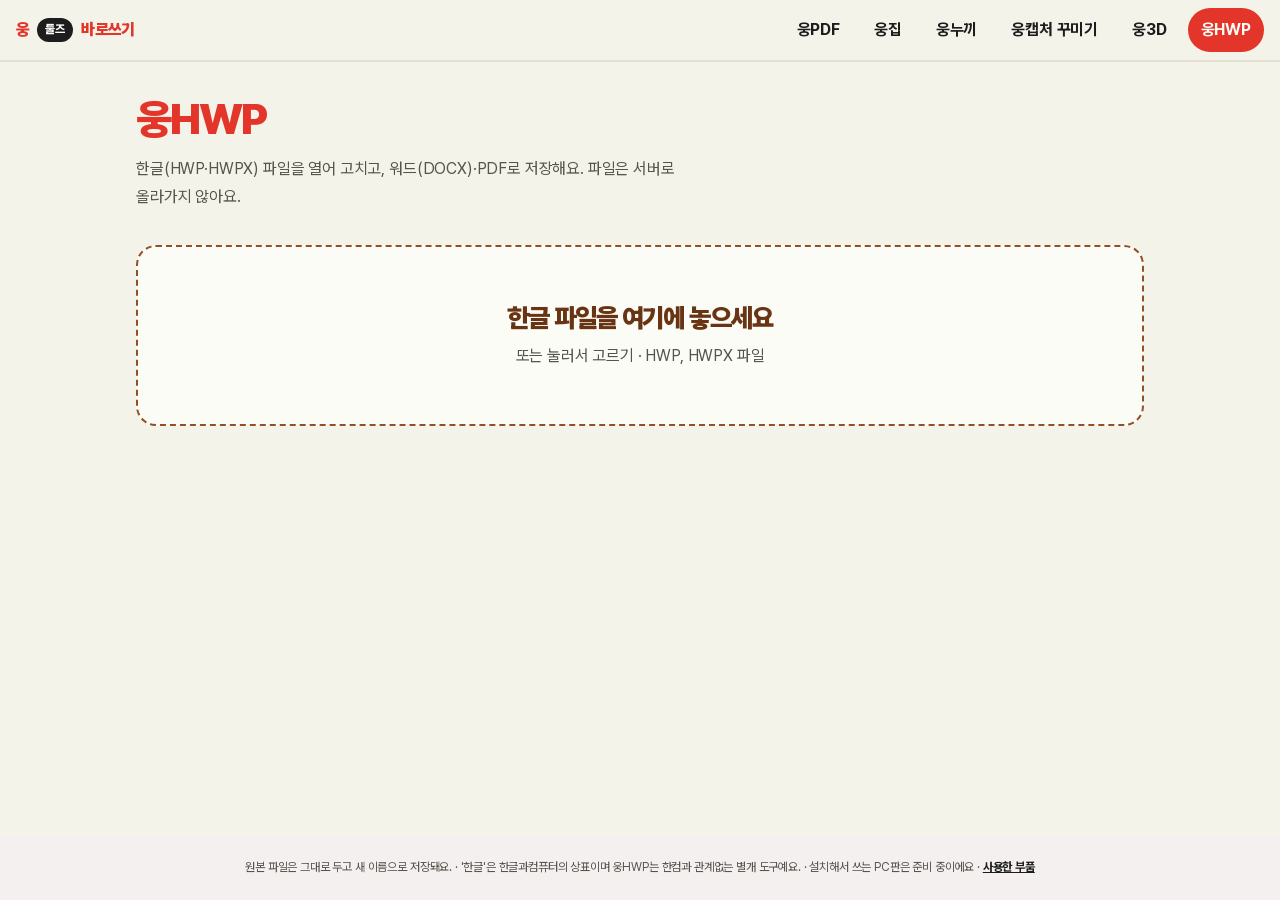
<file: web/hwp/index.html>
<!doctype html>
<html lang="ko">
<head>
<meta charset="utf-8">
<meta name="viewport" content="width=device-width, initial-scale=1, viewport-fit=cover">
<title>한글 HWP 파일 열기 · 고치기 · 워드(DOCX) · PDF 저장 — 웅HWP</title>
<meta name="description" content="한글 프로그램이 없어도 한글(HWP·HWPX) 파일을 열어 보고 고치고, 워드(DOCX)·PDF로 저장해요. 설치도 업로드도 없이 이 화면 안에서 바로 처리해요. 웅툴즈 바로쓰기의 웅HWP.">
<link rel="canonical" href="https://joese0211.github.io/woong/web/hwp/">
<meta property="og:title" content="한글 HWP 파일 열기 · 고치기 · 워드(DOCX) · PDF 저장 — 웅HWP">
<meta property="og:description" content="HWP·HWPX 파일을 열어 고치고 워드(DOCX)·PDF로 저장해요. 파일은 서버로 올라가지 않아요.">
<meta property="og:type" content="website">
<meta property="og:url" content="https://joese0211.github.io/woong/web/hwp/">
<meta name="robots" content="index,follow">
<script type="application/ld+json">
{"@context":"https://schema.org","@type":"WebApplication","name":"웅HWP 바로쓰기","url":"https://joese0211.github.io/woong/web/hwp/","applicationCategory":"UtilitiesApplication","operatingSystem":"Any","description":"HWP·HWPX 파일 열기, 고치기, 워드(DOCX)·PDF 저장. 파일은 브라우저 안에서만 처리돼요.","offers":{"@type":"Offer","price":"0","priceCurrency":"KRW"},"publisher":{"@type":"Organization","name":"웅툴즈(NEEDMADE)","url":"https://woongtools.com"}}
</script>
<link rel="icon" href="data:image/svg+xml,%3Csvg xmlns=%27http://www.w3.org/2000/svg%27 viewBox=%270 0 64 64%27%3E%3Crect width=%2764%27 height=%2764%27 rx=%2714%27 fill=%27%23C8291F%27/%3E%3Ctext x=%2732%27 y=%2745%27 font-size=%2740%27 font-weight=%27700%27 text-anchor=%27middle%27 fill=%27%23fff%27 font-family=%27sans-serif%27%3E%EC%9B%85%3C/text%3E%3C/svg%3E">
  <script type="module" crossorigin src="../assets/hwp-zImeM-r5.js"></script>
  <link rel="modulepreload" crossorigin href="../assets/ui-Czqjw8GB.js">
  <link rel="modulepreload" crossorigin href="../assets/rolldown-runtime-XKyaHtl9.js">
  <link rel="modulepreload" crossorigin href="../assets/preload-helper-DclECHGd.js">
  <link rel="modulepreload" crossorigin href="../assets/zip.js-CQmb2Meo.js">
  <link rel="modulepreload" crossorigin href="../assets/es-CT3o9dUF.js">
  <link rel="stylesheet" crossorigin href="../assets/hwp-trgeSqKC.css">
  <link rel="stylesheet" crossorigin href="../assets/style--OB0oH9G.css">
</head>
<body>
<header class="top">
  <a class="brand" href="../">웅<b>툴즈</b> 바로쓰기</a>
  <nav>
    <a href="../pdf/">웅PDF</a><a href="../zip/">웅집</a><a href="../nukki/">웅누끼</a><a href="../capture/">웅캡처 꾸미기</a><a href="../3d/">웅3D</a><a href="./" aria-current="page">웅HWP</a>
  </nav>
</header>
<main>
  <h1>웅HWP</h1>
  <p class="lead">한글(HWP·HWPX) 파일을 열어 고치고, 워드(DOCX)·PDF로 저장해요. 파일은 서버로 올라가지 않아요.</p>

  <div id="drop" class="drop">
    <strong>한글 파일을 여기에 놓으세요</strong>
    <span>또는 눌러서 고르기 · HWP, HWPX 파일</span>
    <input id="file" type="file" accept=".hwp,.hwpx,application/x-hwp,application/haansofthwp,application/vnd.hancom.hwpx" hidden>
  </div>
  <div id="msg" class="msg" role="status"></div>

  <section id="work" class="hide">
    <div class="workbar">
      <div class="bar filebar">
        <span class="fname" id="fname"></span>
        <button class="btn sm" id="b-other">다른 파일 열기</button>
      </div>
      <div class="bar savebar" role="group" aria-label="저장하기">
        <span class="sv-label">저장</span>
        <button class="btn" id="b-hwp">한글(HWP)</button>
        <button class="btn" id="b-hwpx">HWPX</button>
        <button class="btn primary" id="b-docx">워드(DOCX)</button>
        <button class="btn" id="b-pdf">PDF</button>
      </div>
    </div>
    <div id="note" class="msg hide" role="status"></div>
    <div id="editor" class="editor"></div>
  </section>
</main>
<footer class="foot">
  원본 파일은 그대로 두고 새 이름으로 저장돼요. · '한글'은 한글과컴퓨터의 상표이며 웅HWP는 한컴과 관계없는 별개 도구예요. · <span class="web-only">설치해서 쓰는 PC판은 준비 중이에요 · </span><a href="../licenses.html">사용한 부품</a>
</footer>
</body>
</html>
</file>
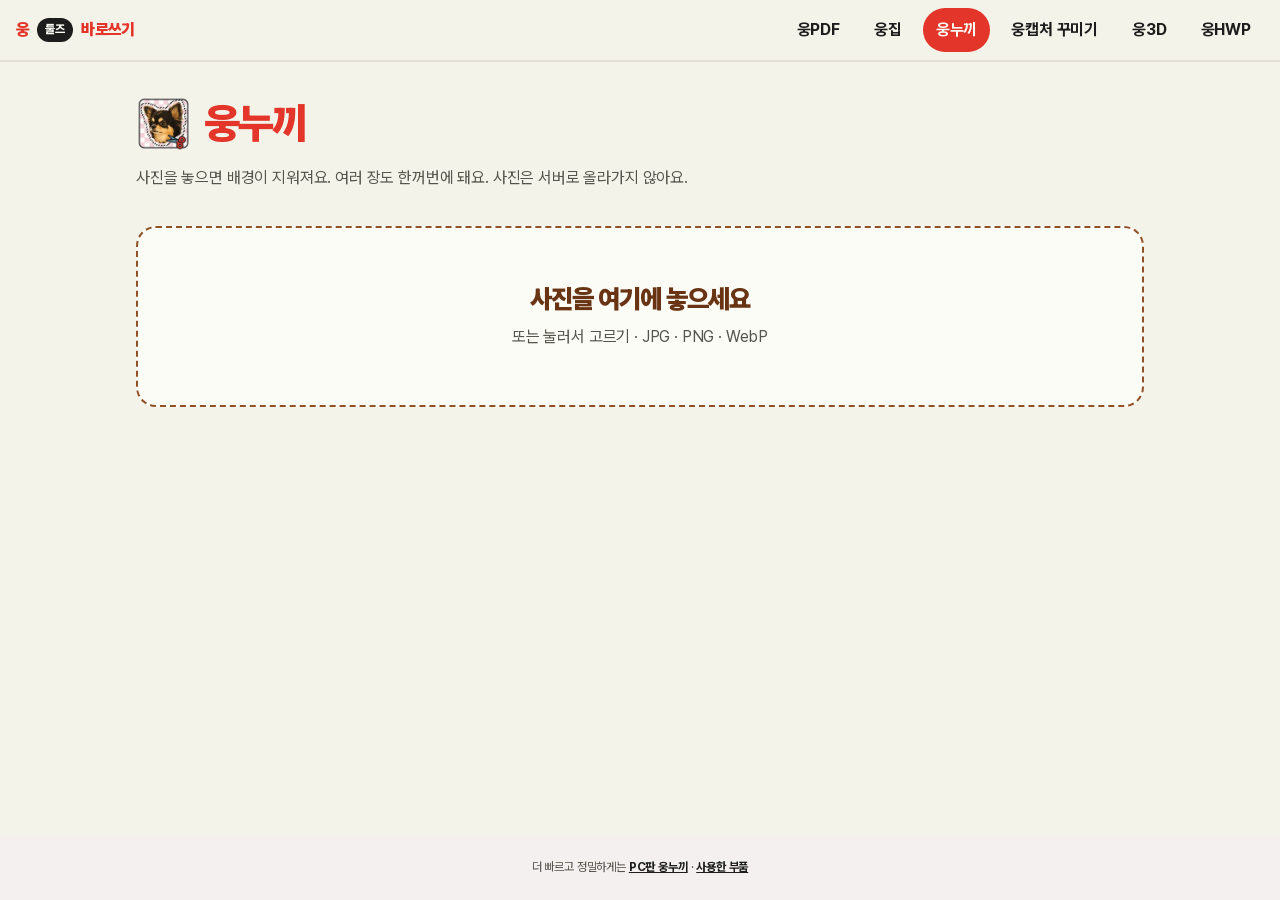
<file: web/nukki/index.html>
<!doctype html>
<html lang="ko">
<head>
<meta charset="utf-8">
<meta name="viewport" content="width=device-width, initial-scale=1, viewport-fit=cover">
<title>사진 배경 지우기(누끼) — 웅누끼</title>
<meta name="description" content="사진 배경을 AI로 지워 투명 PNG로 받아요. 여러 장 한꺼번에, 올리지 않고 내 브라우저 안에서 처리하는 웅툴즈 바로쓰기의 웅누끼.">
<link rel="canonical" href="https://joese0211.github.io/woong/web/nukki/">
<meta property="og:title" content="사진 배경 지우기(누끼) — 웅누끼">
<meta property="og:description" content="사진 배경을 AI로 지우고 투명 PNG로 받아요. 사진은 서버로 올라가지 않아요.">
<meta property="og:type" content="website">
<meta property="og:url" content="https://joese0211.github.io/woong/web/nukki/">
<meta name="robots" content="index,follow">
<script type="application/ld+json">
{"@context":"https://schema.org","@type":"WebApplication","name":"웅누끼 바로쓰기","url":"https://joese0211.github.io/woong/web/nukki/","applicationCategory":"MultimediaApplication","operatingSystem":"Any","description":"사진 배경을 AI로 지워 투명 PNG로 받아요. 사진은 브라우저 안에서만 처리돼요.","offers":{"@type":"Offer","price":"0","priceCurrency":"KRW"},"publisher":{"@type":"Organization","name":"웅툴즈(NEEDMADE)","url":"https://woongtools.com"}}
</script>
<link rel="icon" href="data:image/svg+xml,%3Csvg xmlns=%27http://www.w3.org/2000/svg%27 viewBox=%270 0 64 64%27%3E%3Crect width=%2764%27 height=%2764%27 rx=%2714%27 fill=%27%23C8291F%27/%3E%3Ctext x=%2732%27 y=%2745%27 font-size=%2740%27 font-weight=%27700%27 text-anchor=%27middle%27 fill=%27%23fff%27 font-family=%27sans-serif%27%3E%EC%9B%85%3C/text%3E%3C/svg%3E">
<style>.res{grid-template-columns:repeat(auto-fill,minmax(260px,1fr));gap:14px;margin-top:14px;display:grid}.res .it{background:var(--card);border:1px solid var(--line);border-radius:var(--radius);flex-direction:column;gap:8px;padding:10px;display:flex}.res .pv{background:repeating-conic-gradient(#e2e2d6 0 25%, #f3f3e9 0 50%) 0 0 / 16px 16px;border-radius:8px;justify-content:center;align-items:center;min-height:160px;display:flex;overflow:hidden}.res .pv canvas{width:auto;max-width:100%;height:auto;max-height:300px}.res .pv.col{background:var(--bgc,#fff)}.res .nm{font-size:var(--fs-4);color:var(--sub);text-overflow:ellipsis;white-space:nowrap;overflow:hidden}.res .stat{font-size:var(--fs-4);color:var(--sub)}.res .acts{flex-wrap:wrap;gap:6px;display:flex}</style>
  <script type="module" crossorigin src="../assets/nukki-69LgCUQv.js"></script>
  <link rel="modulepreload" crossorigin href="../assets/ui-Czqjw8GB.js">
  <link rel="modulepreload" crossorigin href="../assets/rolldown-runtime-XKyaHtl9.js">
  <link rel="modulepreload" crossorigin href="../assets/preload-helper-DclECHGd.js">
  <link rel="modulepreload" crossorigin href="../assets/zip.js-CQmb2Meo.js">
  <link rel="modulepreload" crossorigin href="../assets/zipw-B2ookA91.js">
  <link rel="stylesheet" crossorigin href="../assets/style--OB0oH9G.css">
</head>
<body>
<header class="top">
  <a class="brand" href="../">웅<b>툴즈</b> 바로쓰기</a>
  <nav>
    <a href="../pdf/">웅PDF</a><a href="../zip/">웅집</a><a href="./" aria-current="page">웅누끼</a><a href="../capture/">웅캡처 꾸미기</a><a href="../3d/">웅3D</a><a href="../hwp/">웅HWP</a>
  </nav>
</header>
<main>
  <h1><img class="ico" src="../assets/nukki-DXpkv0cP.webp" alt="" width="55" height="55">웅누끼</h1>
  <p class="lead">사진을 놓으면 배경이 지워져요. 여러 장도 한꺼번에 돼요. 사진은 서버로 올라가지 않아요.</p>

  <div id="drop" class="drop">
    <strong>사진을 여기에 놓으세요</strong>
    <span>또는 눌러서 고르기 · JPG · PNG · WebP</span>
    <input id="file" type="file" accept="image/*" multiple hidden>
  </div>
  <div id="msg" class="msg" role="status"></div>

  <div id="model" class="msg hide">
    <div id="model-t"></div>
    <div class="progress"><i id="model-bar"></i></div>
  </div>

  <section id="out" class="hide">
    <div class="bar">
      <label class="row-inline" style="gap:6px"><input type="checkbox" id="transp" checked> 투명 바탕으로 보기</label>
      <label class="row-inline" style="gap:6px">바탕색 <input type="color" id="bg" value="#ffffff"></label>
      <span class="grow"></span>
      <button class="btn" id="b-zip">모두 PNG로 한 번에 받기(ZIP)</button>
    </div>
    <div id="res" class="res"></div>
  </section>
  <p class="pcnote" id="slow"></p>
</main>
<footer class="foot">
  더 빠르고 정밀하게는 <a href="https://woongtools.com/woong/nukki.html" target="_blank" rel="noopener">PC판 웅누끼</a> · <a href="../licenses.html">사용한 부품</a>
</footer>
</body>
</html>
</file>
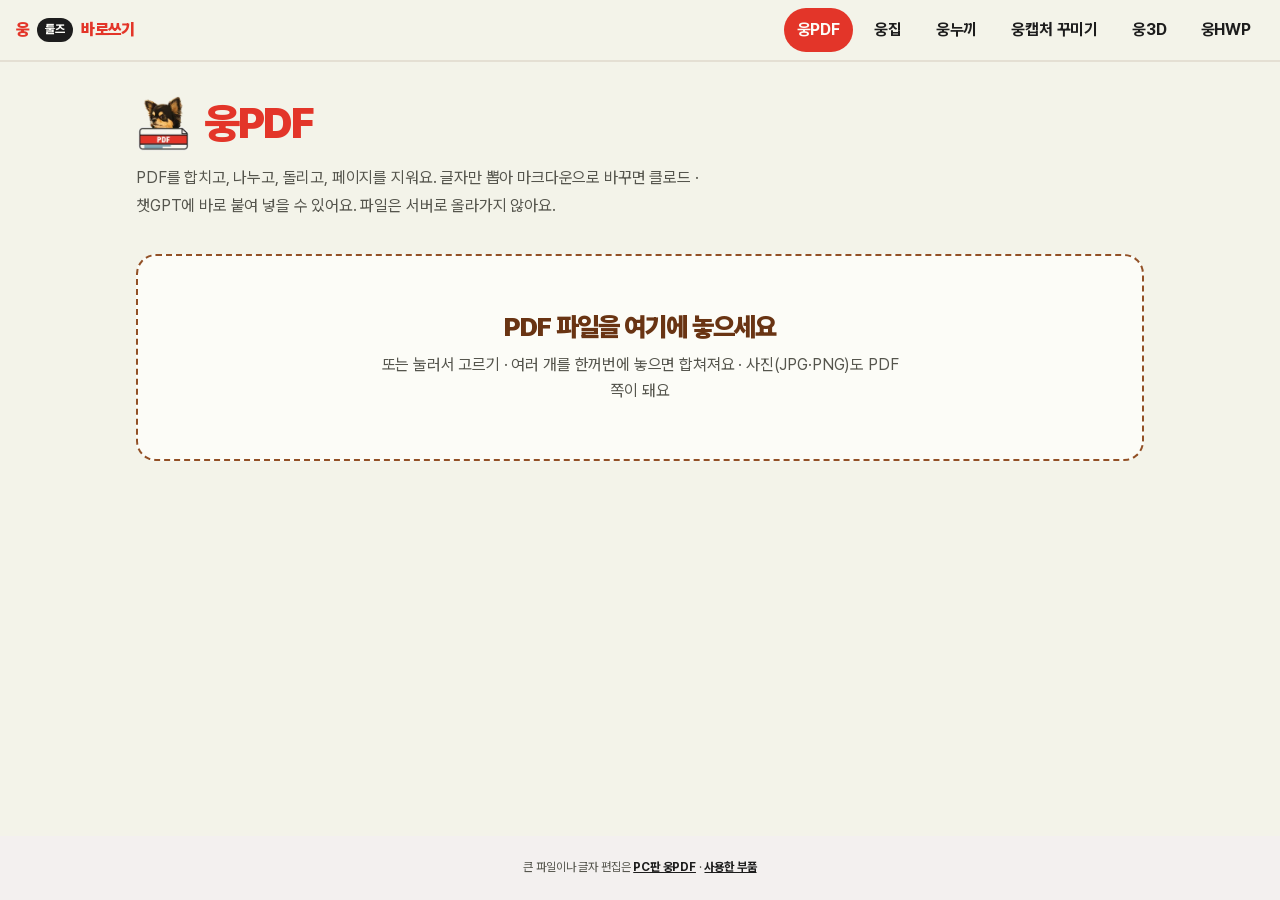
<file: web/pdf/index.html>
<!doctype html>
<html lang="ko">
<head>
<meta charset="utf-8">
<meta name="viewport" content="width=device-width, initial-scale=1, viewport-fit=cover">
<title>PDF 합치기 · 나누기 · 마크다운 변환 — 웅PDF</title>
<meta name="description" content="PDF 합치기, 나누기, 돌리기, 페이지 지우기, 순서 바꾸기, 그림으로 바꾸기, 마크다운(MD) 변환, 암호 걸기·풀기. PDF 글자만 뽑아 클로드 · 챗GPT에 넣으면 토큰이 줄어요. 설치도 업로드도 없이 이 화면 안에서 바로 처리해요. 웅툴즈 바로쓰기의 웅PDF.">
<link rel="canonical" href="https://joese0211.github.io/woong/web/pdf/">
<meta property="og:title" content="PDF 합치기 · 나누기 · 마크다운 변환 — 웅PDF">
<meta property="og:description" content="PDF 합치기, 나누기, 돌리기, 페이지 지우기, 그림으로 바꾸기, 마크다운 변환. 파일은 서버로 올라가지 않아요.">
<meta property="og:type" content="website">
<meta property="og:url" content="https://joese0211.github.io/woong/web/pdf/">
<meta name="robots" content="index,follow">
<script type="application/ld+json">
{"@context":"https://schema.org","@type":"WebApplication","name":"웅PDF 바로쓰기","url":"https://joese0211.github.io/woong/web/pdf/","applicationCategory":"UtilitiesApplication","operatingSystem":"Any","description":"PDF 합치기, 나누기, 돌리기, 페이지 지우기, 그림으로 바꾸기, 마크다운(MD) 변환, 암호 걸기. 파일은 브라우저 안에서만 처리돼요.","offers":{"@type":"Offer","price":"0","priceCurrency":"KRW"},"publisher":{"@type":"Organization","name":"웅툴즈(NEEDMADE)","url":"https://woongtools.com"}}
</script>
<link rel="icon" href="data:image/svg+xml,%3Csvg xmlns=%27http://www.w3.org/2000/svg%27 viewBox=%270 0 64 64%27%3E%3Crect width=%2764%27 height=%2764%27 rx=%2714%27 fill=%27%23C8291F%27/%3E%3Ctext x=%2732%27 y=%2745%27 font-size=%2740%27 font-weight=%27700%27 text-anchor=%27middle%27 fill=%27%23fff%27 font-family=%27sans-serif%27%3E%EC%9B%85%3C/text%3E%3C/svg%3E">
  <script type="module" crossorigin src="../assets/pdf-CGhiv_d6.js"></script>
  <link rel="modulepreload" crossorigin href="../assets/ui-Czqjw8GB.js">
  <link rel="modulepreload" crossorigin href="../assets/rolldown-runtime-XKyaHtl9.js">
  <link rel="modulepreload" crossorigin href="../assets/es-CT3o9dUF.js">
  <link rel="modulepreload" crossorigin href="../assets/preload-helper-DclECHGd.js">
  <link rel="modulepreload" crossorigin href="../assets/zip.js-CQmb2Meo.js">
  <link rel="modulepreload" crossorigin href="../assets/zipw-B2ookA91.js">
  <link rel="stylesheet" crossorigin href="../assets/style--OB0oH9G.css">
</head>
<body>
<header class="top">
  <a class="brand" href="../">웅<b>툴즈</b> 바로쓰기</a>
  <nav>
    <a href="./" aria-current="page">웅PDF</a><a href="../zip/">웅집</a><a href="../nukki/">웅누끼</a><a href="../capture/">웅캡처 꾸미기</a><a href="../3d/">웅3D</a><a href="../hwp/">웅HWP</a>
  </nav>
</header>
<main>
  <h1><img class="ico" src="../assets/pdf-D3fPzVLH.webp" alt="" width="55" height="55">웅PDF</h1>
  <p class="lead">PDF를 합치고, 나누고, 돌리고, 페이지를 지워요. 글자만 뽑아 마크다운으로 바꾸면 클로드 · 챗GPT에 바로 붙여 넣을 수 있어요. 파일은 서버로 올라가지 않아요.</p>

  <div id="drop" class="drop">
    <strong>PDF 파일을 여기에 놓으세요</strong>
    <span>또는 눌러서 고르기 · 여러 개를 한꺼번에 놓으면 합쳐져요 · 사진(JPG·PNG)도 PDF 쪽이 돼요</span>
    <input id="file" type="file" accept="application/pdf,image/*" multiple hidden>
  </div>
  <div id="msg" class="msg" role="status"></div>

  <section id="work" class="hide">
    <div class="bar" id="tools">
      <button class="btn" id="b-add">＋ 파일 더 넣기</button>
      <button class="btn" id="b-rot">↻ 돌리기</button>
      <button class="btn" id="b-del">🗑 지우기</button>
      <button class="btn" id="b-left" title="선택한 쪽을 앞으로">◀ 앞으로</button>
      <button class="btn" id="b-right" title="선택한 쪽을 뒤로">뒤로 ▶</button>
      <button class="btn" id="b-all">모두 선택</button>
    </div>
    <div class="bar">
      <button class="btn" id="b-split">나누기…</button>
      <button class="btn" id="b-img">그림(PNG)으로</button>
      <button class="btn" id="b-md" title="글자만 뽑아 마크다운(.md)으로 — 클로드 · 챗GPT에 넣기 좋아요">마크다운으로</button>
      <button class="btn" id="b-pw">암호…</button>
      <span class="grow"></span>
      <button class="btn primary" id="b-save">PDF 받기</button>
    </div>
    <div id="panel" class="msg hide"></div>
    <p class="pcnote" id="count"></p>
    <div id="thumbs" class="thumbs"></div>
  </section>
</main>
<footer class="foot">
  큰 파일이나 글자 편집은 <a href="https://woongtools.com/woong/pdf.html" target="_blank" rel="noopener">PC판 웅PDF</a> · <a href="../licenses.html">사용한 부품</a>
</footer>
</body>
</html>
</file>
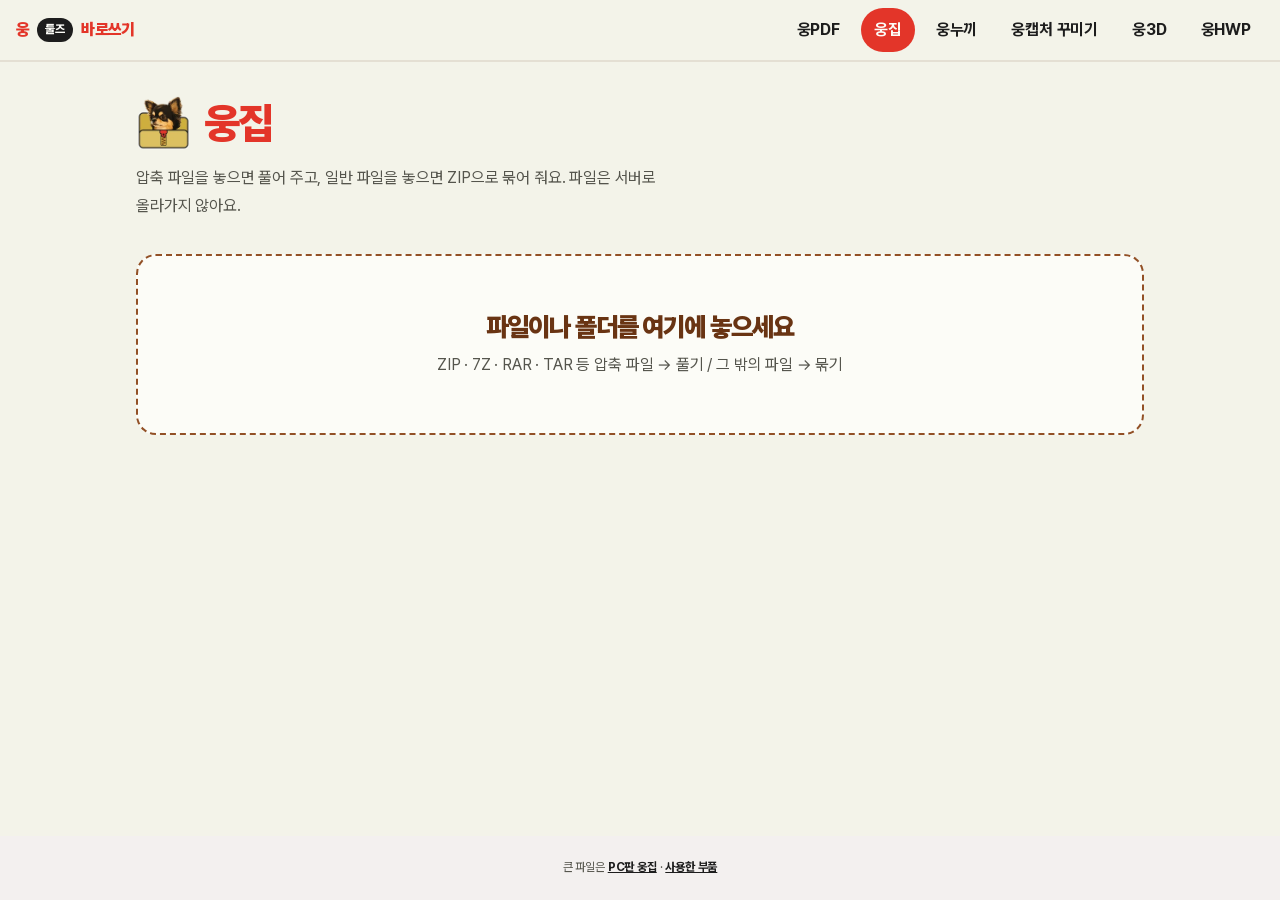
<file: web/zip/index.html>
<!doctype html>
<html lang="ko">
<head>
<meta charset="utf-8">
<meta name="viewport" content="width=device-width, initial-scale=1, viewport-fit=cover">
<title>압축 풀기 · ZIP 만들기 — 웅집</title>
<meta name="description" content="ZIP, 7Z, RAR 압축 풀기와 ZIP·7Z 만들기(암호 가능). 한글 파일 이름도 깨지지 않아요. 설치 없이 이 화면 안에서 바로 처리하는 웅툴즈 바로쓰기의 웅집.">
<link rel="canonical" href="https://joese0211.github.io/woong/web/zip/">
<meta property="og:title" content="압축 풀기 · ZIP 만들기 — 웅집">
<meta property="og:description" content="ZIP·7Z·RAR 풀기, ZIP·7Z 만들기. 파일은 서버로 올라가지 않아요.">
<meta property="og:type" content="website">
<meta property="og:url" content="https://joese0211.github.io/woong/web/zip/">
<meta name="robots" content="index,follow">
<script type="application/ld+json">
{"@context":"https://schema.org","@type":"WebApplication","name":"웅집 바로쓰기","url":"https://joese0211.github.io/woong/web/zip/","applicationCategory":"UtilitiesApplication","operatingSystem":"Any","description":"ZIP·7Z·RAR 압축 풀기, ZIP·7Z 만들기(암호 가능). 파일은 브라우저 안에서만 처리돼요.","offers":{"@type":"Offer","price":"0","priceCurrency":"KRW"},"publisher":{"@type":"Organization","name":"웅툴즈(NEEDMADE)","url":"https://woongtools.com"}}
</script>
<link rel="icon" href="data:image/svg+xml,%3Csvg xmlns=%27http://www.w3.org/2000/svg%27 viewBox=%270 0 64 64%27%3E%3Crect width=%2764%27 height=%2764%27 rx=%2714%27 fill=%27%23C8291F%27/%3E%3Ctext x=%2732%27 y=%2745%27 font-size=%2740%27 font-weight=%27700%27 text-anchor=%27middle%27 fill=%27%23fff%27 font-family=%27sans-serif%27%3E%EC%9B%85%3C/text%3E%3C/svg%3E">
  <script type="module" crossorigin src="../assets/zip-DUW96Rk0.js"></script>
  <link rel="modulepreload" crossorigin href="../assets/ui-Czqjw8GB.js">
  <link rel="modulepreload" crossorigin href="../assets/rolldown-runtime-XKyaHtl9.js">
  <link rel="modulepreload" crossorigin href="../assets/preload-helper-DclECHGd.js">
  <link rel="modulepreload" crossorigin href="../assets/zip.js-CQmb2Meo.js">
  <link rel="modulepreload" crossorigin href="../assets/zipw-B2ookA91.js">
  <link rel="stylesheet" crossorigin href="../assets/style--OB0oH9G.css">
</head>
<body>
<header class="top">
  <a class="brand" href="../">웅<b>툴즈</b> 바로쓰기</a>
  <nav>
    <a href="../pdf/">웅PDF</a><a href="./" aria-current="page">웅집</a><a href="../nukki/">웅누끼</a><a href="../capture/">웅캡처 꾸미기</a><a href="../3d/">웅3D</a><a href="../hwp/">웅HWP</a>
  </nav>
</header>
<main>
  <h1><img class="ico" src="../assets/zip-oIXSUVWg.webp" alt="" width="55" height="55">웅집</h1>
  <p class="lead">압축 파일을 놓으면 풀어 주고, 일반 파일을 놓으면 ZIP으로 묶어 줘요. 파일은 서버로 올라가지 않아요.</p>

  <div id="drop" class="drop">
    <strong>파일이나 폴더를 여기에 놓으세요</strong>
    <span>ZIP · 7Z · RAR · TAR 등 압축 파일 → 풀기 / 그 밖의 파일 → 묶기</span>
    <input id="file" type="file" multiple hidden>
  </div>
  <div id="msg" class="msg" role="status"></div>
  <div id="panel" class="msg hide"></div>

  <section id="open" class="hide">
    <div class="bar">
      <strong id="o-title" class="grow"></strong>
      <button class="btn" id="o-zip">모두 ZIP 하나로 받기</button>
      <button class="btn primary" id="o-dir">폴더에 모두 풀기</button>
    </div>
    <div id="o-list" class="list"></div>
  </section>

  <section id="make" class="hide">
    <div class="bar">
      <strong id="m-title" class="grow"></strong>
      <button class="btn sm" id="m-clear">비우기</button>
    </div>
    <div id="m-list" class="list"></div>
    <div class="bar">
      <label class="f">모양
        <select id="m-fmt"><option value="zip">ZIP (누구나 열 수 있어요)</option><option value="7z">7Z (더 작게 묶어요)</option></select>
      </label>
      <label class="f">암호 (없으면 비워 두세요)
        <input id="m-pw" type="password" autocomplete="new-password" placeholder="선택">
      </label>
      <span class="grow"></span>
      <button class="btn primary" id="m-go">묶어서 받기</button>
    </div>
    <p class="pcnote">암호를 잊으면 풀 수 없으니 꼭 적어 두세요.</p>
  </section>
</main>
<footer class="foot">
  큰 파일은 <a href="https://woongtools.com/woong/zip.html" target="_blank" rel="noopener">PC판 웅집</a> · <a href="../licenses.html">사용한 부품</a>
</footer>
</body>
</html>
</file>
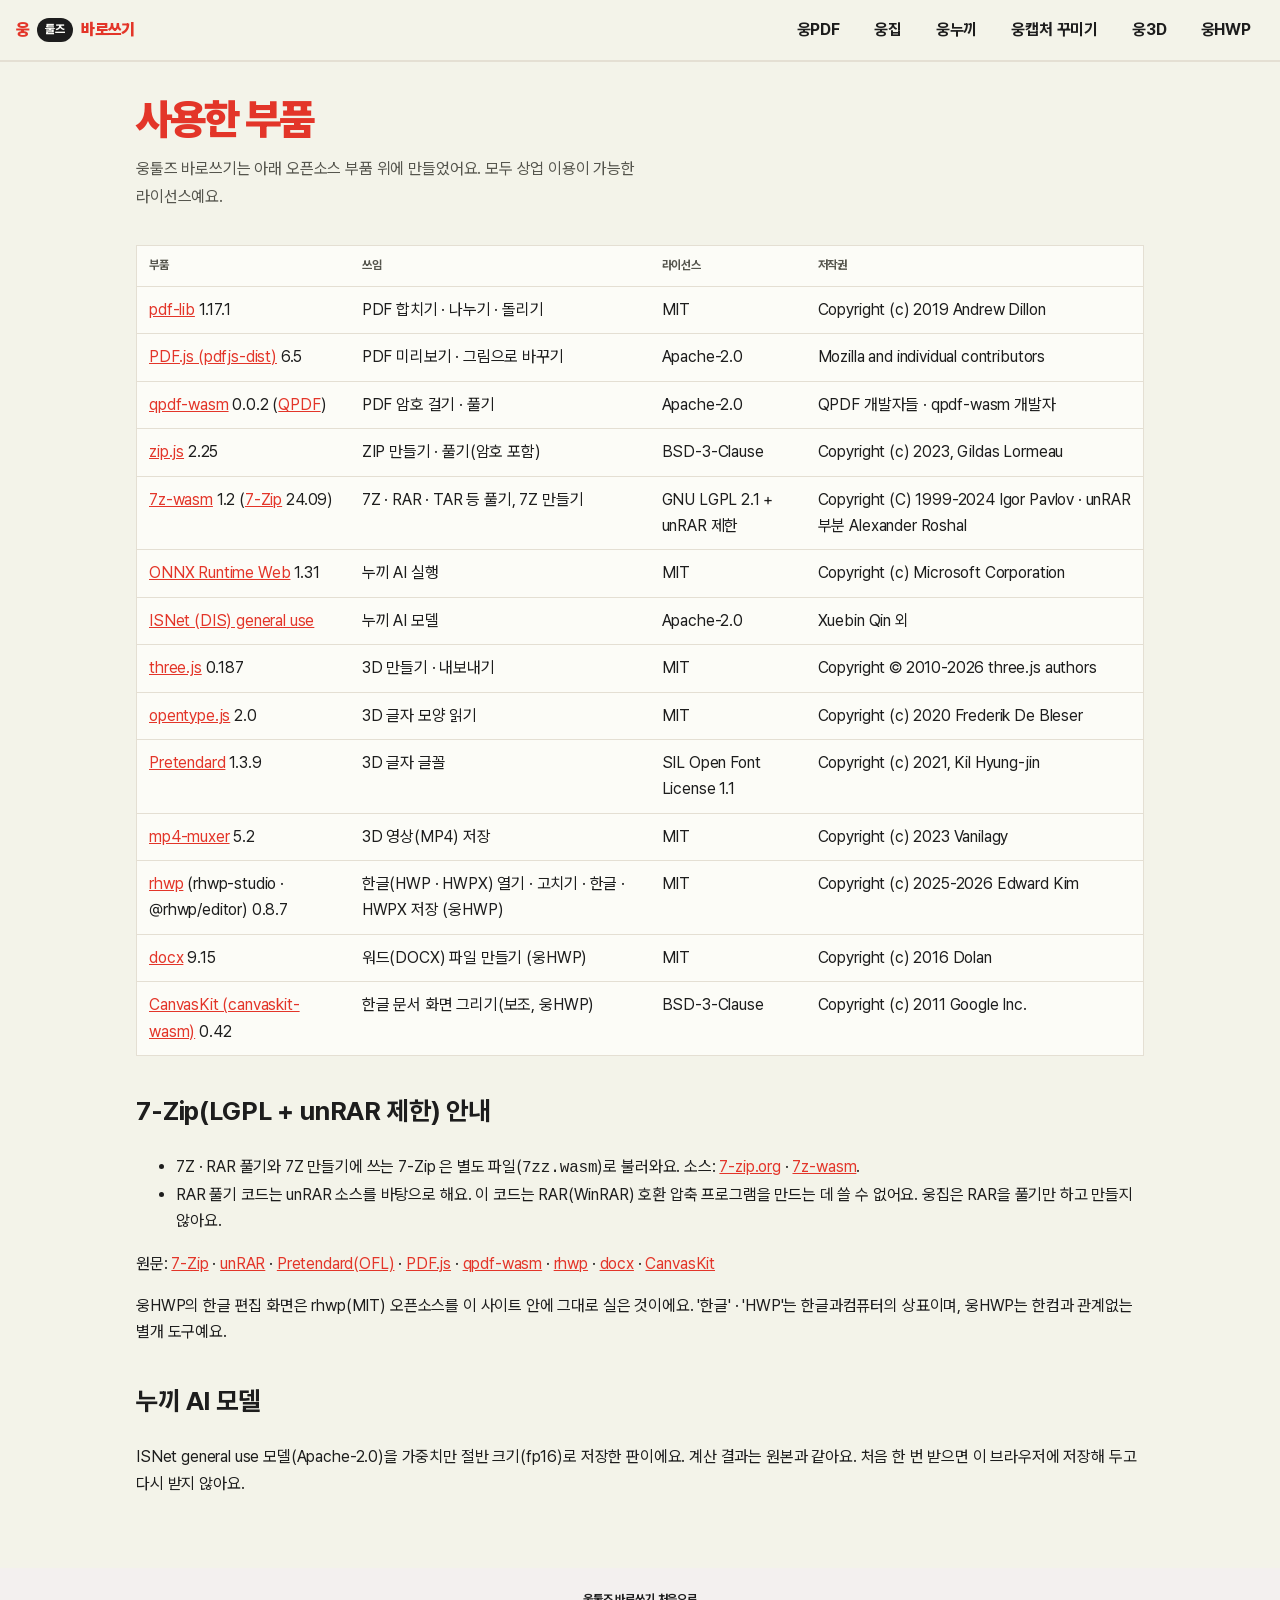
<file: web/licenses.html>
<!doctype html>
<html lang="ko">
<head>
<meta charset="utf-8">
<meta name="viewport" content="width=device-width, initial-scale=1, viewport-fit=cover">
<title>사용한 부품 · 라이선스 — 웅툴즈 바로쓰기</title>
<meta name="description" content="웅툴즈 바로쓰기에 쓰인 오픈소스 부품과 라이선스 안내.">
<link rel="canonical" href="https://joese0211.github.io/woong/web/licenses.html">
<meta name="robots" content="index,follow">
<link rel="icon" href="data:image/svg+xml,%3Csvg xmlns=%27http://www.w3.org/2000/svg%27 viewBox=%270 0 64 64%27%3E%3Crect width=%2764%27 height=%2764%27 rx=%2714%27 fill=%27%23C8291F%27/%3E%3Ctext x=%2732%27 y=%2745%27 font-size=%2740%27 font-weight=%27700%27 text-anchor=%27middle%27 fill=%27%23fff%27 font-family=%27sans-serif%27%3E%EC%9B%85%3C/text%3E%3C/svg%3E">
<style>table{border-collapse:collapse;width:100%;font-size:var(--fs-3);background:var(--card);border:1px solid var(--line)}th,td{text-align:left;border-bottom:1px solid var(--line);vertical-align:top;padding:10px 12px}th{font-size:var(--fs-4);color:var(--sub)}h2{font-size:var(--fs-2);margin-top:34px}.wrap{overflow-x:auto}p,li{font-size:var(--fs-3)}</style>
  <link rel="stylesheet" crossorigin href="./assets/style--OB0oH9G.css">
</head>
<body>
<header class="top">
  <a class="brand" href="./">웅<b>툴즈</b> 바로쓰기</a>
  <nav><a href="pdf/">웅PDF</a><a href="zip/">웅집</a><a href="nukki/">웅누끼</a><a href="capture/">웅캡처 꾸미기</a><a href="3d/">웅3D</a><a href="hwp/">웅HWP</a></nav>
</header>
<main>
  <h1>사용한 부품</h1>
  <p class="lead">웅툴즈 바로쓰기는 아래 오픈소스 부품 위에 만들었어요. 모두 상업 이용이 가능한 라이선스예요.</p>
  <div class="wrap">
  <table>
    <tr><th>부품</th><th>쓰임</th><th>라이선스</th><th>저작권</th></tr>
    <tr><td><a href="https://pdf-lib.js.org" rel="noopener">pdf-lib</a> 1.17.1</td><td>PDF 합치기 · 나누기 · 돌리기</td><td>MIT</td><td>Copyright (c) 2019 Andrew Dillon</td></tr>
    <tr><td><a href="https://github.com/mozilla/pdf.js" rel="noopener">PDF.js (pdfjs-dist)</a> 6.5</td><td>PDF 미리보기 · 그림으로 바꾸기</td><td>Apache-2.0</td><td>Mozilla and individual contributors</td></tr>
    <tr><td><a href="https://github.com/jsscheller/qpdf-wasm" rel="noopener">qpdf-wasm</a> 0.0.2 (<a href="https://github.com/qpdf/qpdf" rel="noopener">QPDF</a>)</td><td>PDF 암호 걸기 · 풀기</td><td>Apache-2.0</td><td>QPDF 개발자들 · qpdf-wasm 개발자</td></tr>
    <tr><td><a href="https://github.com/gildas-lormeau/zip.js" rel="noopener">zip.js</a> 2.25</td><td>ZIP 만들기 · 풀기(암호 포함)</td><td>BSD-3-Clause</td><td>Copyright (c) 2023, Gildas Lormeau</td></tr>
    <tr><td><a href="https://github.com/use-strict/7z-wasm" rel="noopener">7z-wasm</a> 1.2 (<a href="https://www.7-zip.org" rel="noopener">7-Zip</a> 24.09)</td><td>7Z · RAR · TAR 등 풀기, 7Z 만들기</td><td>GNU LGPL 2.1 + unRAR 제한</td><td>Copyright (C) 1999-2024 Igor Pavlov · unRAR 부분 Alexander Roshal</td></tr>
    <tr><td><a href="https://github.com/microsoft/onnxruntime" rel="noopener">ONNX Runtime Web</a> 1.31</td><td>누끼 AI 실행</td><td>MIT</td><td>Copyright (c) Microsoft Corporation</td></tr>
    <tr><td><a href="https://github.com/xuebinqin/DIS" rel="noopener">ISNet (DIS) general use</a></td><td>누끼 AI 모델</td><td>Apache-2.0</td><td>Xuebin Qin 외</td></tr>
    <tr><td><a href="https://threejs.org" rel="noopener">three.js</a> 0.187</td><td>3D 만들기 · 내보내기</td><td>MIT</td><td>Copyright © 2010-2026 three.js authors</td></tr>
    <tr><td><a href="https://opentype.js.org" rel="noopener">opentype.js</a> 2.0</td><td>3D 글자 모양 읽기</td><td>MIT</td><td>Copyright (c) 2020 Frederik De Bleser</td></tr>
    <tr><td><a href="https://github.com/orioncactus/pretendard" rel="noopener">Pretendard</a> 1.3.9</td><td>3D 글자 글꼴</td><td>SIL Open Font License 1.1</td><td>Copyright (c) 2021, Kil Hyung-jin</td></tr>
    <tr><td><a href="https://github.com/Vanilagy/mp4-muxer" rel="noopener">mp4-muxer</a> 5.2</td><td>3D 영상(MP4) 저장</td><td>MIT</td><td>Copyright (c) 2023 Vanilagy</td></tr>
    <tr><td><a href="https://github.com/edwardkim/rhwp" rel="noopener">rhwp</a> (rhwp-studio · @rhwp/editor) 0.8.7</td><td>한글(HWP · HWPX) 열기 · 고치기 · 한글 · HWPX 저장 (웅HWP)</td><td>MIT</td><td>Copyright (c) 2025-2026 Edward Kim</td></tr>
    <tr><td><a href="https://github.com/dolanmiu/docx" rel="noopener">docx</a> 9.15</td><td>워드(DOCX) 파일 만들기 (웅HWP)</td><td>MIT</td><td>Copyright (c) 2016 Dolan</td></tr>
    <tr><td><a href="https://github.com/google/skia" rel="noopener">CanvasKit (canvaskit-wasm)</a> 0.42</td><td>한글 문서 화면 그리기(보조, 웅HWP)</td><td>BSD-3-Clause</td><td>Copyright (c) 2011 Google Inc.</td></tr>
  </table>
  </div>

  <h2>7-Zip(LGPL + unRAR 제한) 안내</h2>
  <ul>
    <li>7Z · RAR 풀기와 7Z 만들기에 쓰는 7-Zip 은 별도 파일(<code>7zz.wasm</code>)로 불러와요. 소스: <a href="https://www.7-zip.org" rel="noopener">7-zip.org</a> · <a href="https://github.com/use-strict/7z-wasm" rel="noopener">7z-wasm</a>.</li>
    <li>RAR 풀기 코드는 unRAR 소스를 바탕으로 해요. 이 코드는 RAR(WinRAR) 호환 압축 프로그램을 만드는 데 쓸 수 없어요. 웅집은 RAR을 풀기만 하고 만들지 않아요.</li>
  </ul>
  <p>원문: <a href="licenses/7-Zip-LICENSE.txt">7-Zip</a> · <a href="licenses/unRAR-LICENSE.txt">unRAR</a> · <a href="licenses/Pretendard-OFL.txt">Pretendard(OFL)</a> · <a href="licenses/pdfjs-Apache-2.0.txt">PDF.js</a> · <a href="licenses/qpdf-wasm-Apache-2.0.txt">qpdf-wasm</a> · <a href="licenses/rhwp-MIT.txt">rhwp</a> · <a href="licenses/docx-MIT.txt">docx</a> · <a href="licenses/canvaskit-BSD-3-Clause.txt">CanvasKit</a></p>
  <p>웅HWP의 한글 편집 화면은 rhwp(MIT) 오픈소스를 이 사이트 안에 그대로 실은 것이에요. '한글' · 'HWP'는 한글과컴퓨터의 상표이며, 웅HWP는 한컴과 관계없는 별개 도구예요.</p>

  <h2>누끼 AI 모델</h2>
  <p>ISNet general use 모델(Apache-2.0)을 가중치만 절반 크기(fp16)로 저장한 판이에요. 계산 결과는 원본과 같아요. 처음 한 번 받으면 이 브라우저에 저장해 두고 다시 받지 않아요.</p>
</main>
<footer class="foot"><a href="./">웅툴즈 바로쓰기 처음으로</a></footer>
</body>
</html>
</file>
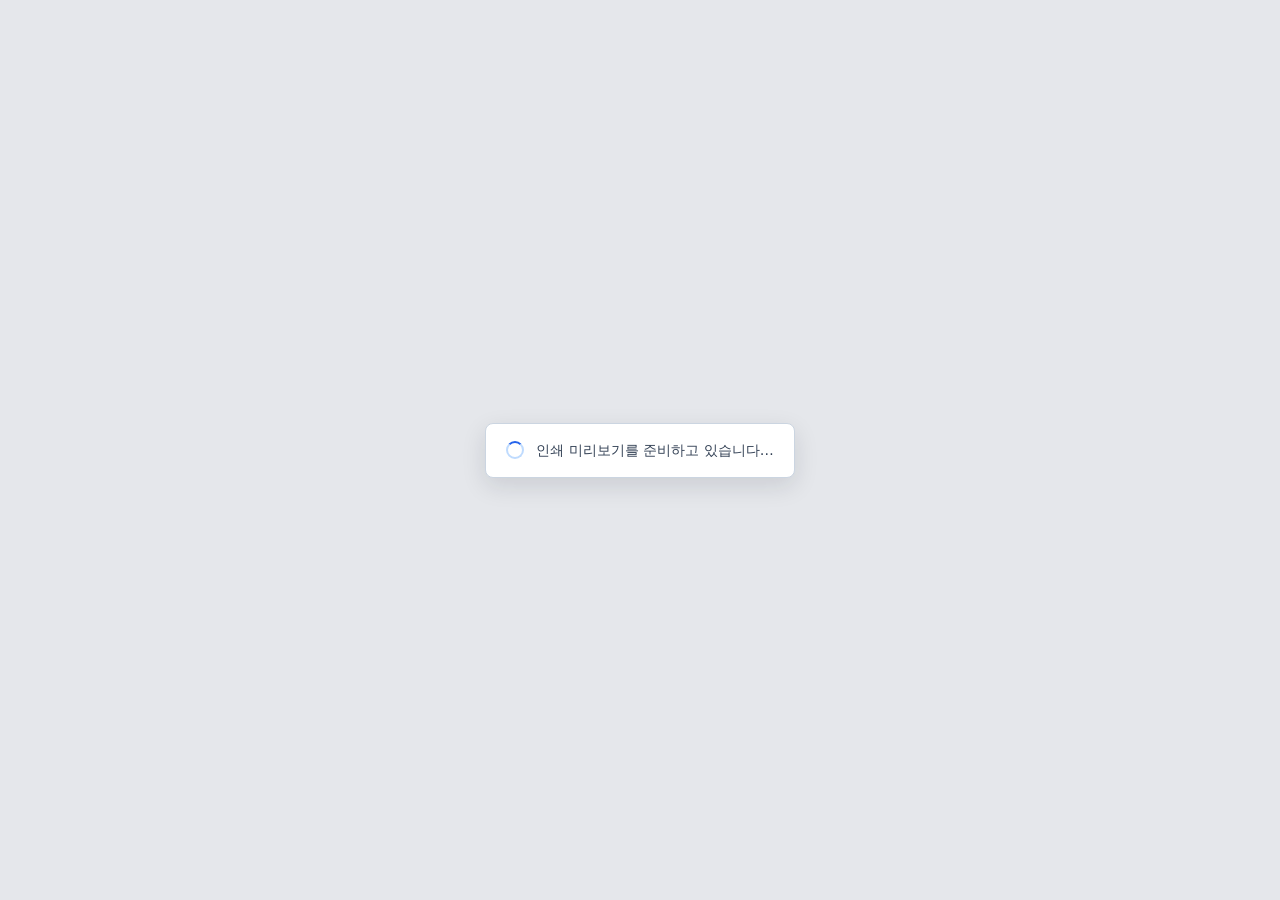
<file: web/hwp-studio/print.html>
<!doctype html>
<html lang="ko">
<head>
  <meta charset="UTF-8">
  <meta name="viewport" content="width=device-width, initial-scale=1.0">
  <title>rhwp 인쇄 미리보기</title>
  <style>
    * { box-sizing: border-box; }
    body {
      margin: 0;
      min-height: 100vh;
      display: grid;
      place-items: center;
      background: #e5e7eb;
      color: #334155;
      font: 14px/1.5 system-ui, -apple-system, BlinkMacSystemFont, "Segoe UI", sans-serif;
    }
    .print-loading {
      display: flex;
      align-items: center;
      gap: 12px;
      padding: 16px 20px;
      border: 1px solid #cbd5e1;
      border-radius: 8px;
      background: #fff;
      box-shadow: 0 8px 24px rgba(15, 23, 42, 0.12);
    }
    .print-loading-spinner {
      width: 18px;
      height: 18px;
      border: 2px solid #bfdbfe;
      border-top-color: #2563eb;
      border-radius: 50%;
      animation: print-loading-spin 800ms linear infinite;
    }
    @keyframes print-loading-spin {
      to { transform: rotate(360deg); }
    }
    @media (prefers-reduced-motion: reduce) {
      .print-loading-spinner { animation: none; border-color: #2563eb; }
    }
  </style>
</head>
<body>
  <main class="print-loading" role="status" aria-live="polite">
    <span class="print-loading-spinner" aria-hidden="true"></span>
    <span id="print-loading-message">인쇄 미리보기를 준비하고 있습니다…</span>
  </main>
</body>
</html>
</file>
<file: web/assets/style--OB0oH9G.css>
@font-face{font-family:Pretendard Variable;font-style:normal;font-display:swap;font-weight:45 920;src:url(./PretendardVariable.subset.0-BHUkWNFR.woff2)format("woff2-variations");unicode-range:U+F9CA-FA0B,U+FF03-FF05,U+FF07,U+FF0A-FF0B,U+FF0D-FF19,U+FF1B,U+FF1D,U+FF20-FF5B,U+FF5D,U+FFE0-FFE3,U+FFE5-FFE6}@font-face{font-family:Pretendard Variable;font-style:normal;font-display:swap;font-weight:45 920;src:url(./PretendardVariable.subset.1-C-__qv6_.woff2)format("woff2-variations");unicode-range:U+D723-D728,U+D72A-D733,U+D735-D748,U+D74A-D74F,U+D752-D753,U+D755-D757,U+D75A-D75F,U+D762-D764,U+D766-D768,U+D76A-D76B,U+D76D-D76F,U+D771-D787,U+D789-D78B,U+D78D-D78F,U+D791-D797,U+D79A,U+D79C,U+D79E-D7A3,U+F900-F909,U+F90B-F92E}@font-face{font-family:Pretendard Variable;font-style:normal;font-display:swap;font-weight:45 920;src:url(./PretendardVariable.subset.2-dCZkyKLw.woff2)format("woff2-variations");unicode-range:U+D679-D68B,U+D68E-D69E,U+D6A0,U+D6A2-D6A7,U+D6A9-D6C3,U+D6C6-D6C7,U+D6C9-D6CB,U+D6CD-D6D3,U+D6D5-D6D6,U+D6D8-D6E3,U+D6E5-D6E7,U+D6E9-D6FB,U+D6FD-D717,U+D719-D71F,U+D721-D722}@font-face{font-family:Pretendard Variable;font-style:normal;font-display:swap;font-weight:45 920;src:url(./PretendardVariable.subset.3-Dqw33sf4.woff2)format("woff2-variations");unicode-range:U+D5BC-D5C7,U+D5CA-D5CB,U+D5CD-D5CF,U+D5D1-D5D7,U+D5D9-D5DA,U+D5DC,U+D5DE-D5E3,U+D5E6-D5E7,U+D5E9-D5EB,U+D5ED-D5F6,U+D5F8,U+D5FA-D5FF,U+D602-D603,U+D605-D607,U+D609-D60F,U+D612-D613,U+D616-D61B,U+D61D-D637,U+D63A-D63B,U+D63D-D63F,U+D641-D647,U+D64A-D64C,U+D64E-D653,U+D656-D657,U+D659-D65B,U+D65D-D666,U+D668,U+D66A-D678}@font-face{font-family:Pretendard Variable;font-style:normal;font-display:swap;font-weight:45 920;src:url(./PretendardVariable.subset.4-Bvh2YGoc.woff2)format("woff2-variations");unicode-range:U+D507,U+D509-D50B,U+D50D-D513,U+D515-D53B,U+D53E-D53F,U+D541-D543,U+D545-D54C,U+D54E,U+D550,U+D552-D557,U+D55A-D55B,U+D55D-D55F,U+D561-D564,U+D566-D567,U+D56A,U+D56C,U+D56E-D573,U+D576-D577,U+D579-D583,U+D585-D586,U+D58A-D5A4,U+D5A6-D5BB}@font-face{font-family:Pretendard Variable;font-style:normal;font-display:swap;font-weight:45 920;src:url(./PretendardVariable.subset.5-K_MNGNCe.woff2)format("woff2-variations");unicode-range:U+D464-D477,U+D47A-D47B,U+D47D-D47F,U+D481-D487,U+D489-D48A,U+D48C,U+D48E-D4E7,U+D4E9-D503,U+D505-D506}@font-face{font-family:Pretendard Variable;font-style:normal;font-display:swap;font-weight:45 920;src:url(./PretendardVariable.subset.6-Bxhohlcm.woff2)format("woff2-variations");unicode-range:U+D3BF-D3C7,U+D3CA-D3CF,U+D3D1-D3EB,U+D3EE-D3EF,U+D3F1-D3F3,U+D3F5-D3FB,U+D3FD-D400,U+D402-D45B,U+D45D-D463}@font-face{font-family:Pretendard Variable;font-style:normal;font-display:swap;font-weight:45 920;src:url(./PretendardVariable.subset.7-E2HaA55t.woff2)format("woff2-variations");unicode-range:U+D2FF,U+D302-D304,U+D306-D30B,U+D30F,U+D311-D313,U+D315-D31B,U+D31E,U+D322-D324,U+D326-D327,U+D32A-D32B,U+D32D-D32F,U+D331-D337,U+D339-D33C,U+D33E-D37B,U+D37E-D37F,U+D381-D383,U+D385-D38B,U+D38E-D390,U+D392-D397,U+D39A-D39B,U+D39D-D39F,U+D3A1-D3A7,U+D3A9-D3AA,U+D3AC,U+D3AE-D3B3,U+D3B5-D3B7,U+D3B9-D3BB,U+D3BD-D3BE}@font-face{font-family:Pretendard Variable;font-style:normal;font-display:swap;font-weight:45 920;src:url(./PretendardVariable.subset.8-CRbJhhyA.woff2)format("woff2-variations");unicode-range:U+D257-D27F,U+D281-D29B,U+D29D-D29F,U+D2A1-D2AB,U+D2AD-D2B7,U+D2BA-D2BB,U+D2BD-D2BF,U+D2C1-D2C7,U+D2C9-D2EF,U+D2F2-D2F3,U+D2F5-D2F7,U+D2F9-D2FE}@font-face{font-family:Pretendard Variable;font-style:normal;font-display:swap;font-weight:45 920;src:url(./PretendardVariable.subset.9-Btb3bmS6.woff2)format("woff2-variations");unicode-range:U+D1B4,U+D1B6-D1F3,U+D1F5-D22B,U+D22E-D22F,U+D231-D233,U+D235-D23B,U+D23D-D240,U+D242-D256}@font-face{font-family:Pretendard Variable;font-style:normal;font-display:swap;font-weight:45 920;src:url(./PretendardVariable.subset.10-DzSWztS8.woff2)format("woff2-variations");unicode-range:U+D105-D12F,U+D132-D133,U+D135-D137,U+D139-D13F,U+D141-D142,U+D144,U+D146-D14B,U+D14E-D14F,U+D151-D153,U+D155-D15B,U+D15E-D187,U+D189-D19F,U+D1A2-D1A3,U+D1A5-D1A7,U+D1A9-D1AF,U+D1B2-D1B3}@font-face{font-family:Pretendard Variable;font-style:normal;font-display:swap;font-weight:45 920;src:url(./PretendardVariable.subset.11-CqVmlKJn.woff2)format("woff2-variations");unicode-range:U+D04B-D04F,U+D051-D057,U+D059-D06B,U+D06D-D06F,U+D071-D073,U+D075-D07B,U+D07E-D0A3,U+D0A6-D0A7,U+D0A9-D0AB,U+D0AD-D0B3,U+D0B6,U+D0B8,U+D0BA-D0BF,U+D0C2-D0C3,U+D0C5-D0C7,U+D0C9-D0CF,U+D0D2,U+D0D6-D0DB,U+D0DE-D0DF,U+D0E1-D0E3,U+D0E5-D0EB,U+D0EE-D0F0,U+D0F2-D104}@font-face{font-family:Pretendard Variable;font-style:normal;font-display:swap;font-weight:45 920;src:url(./PretendardVariable.subset.12-BHuZSgT0.woff2)format("woff2-variations");unicode-range:U+CFA2-CFC3,U+CFC5-CFDF,U+CFE2-CFE3,U+CFE5-CFE7,U+CFE9-CFF4,U+CFF6-CFFB,U+CFFD-CFFF,U+D001-D003,U+D005-D017,U+D019-D033,U+D036-D037,U+D039-D03B,U+D03D-D04A}@font-face{font-family:Pretendard Variable;font-style:normal;font-display:swap;font-weight:45 920;src:url(./PretendardVariable.subset.13-C42mj_j2.woff2)format("woff2-variations");unicode-range:U+CEF0-CEF3,U+CEF6,U+CEF9-CEFF,U+CF01-CF03,U+CF05-CF07,U+CF09-CF0F,U+CF11-CF12,U+CF14-CF1B,U+CF1D-CF1F,U+CF21-CF2F,U+CF31-CF53,U+CF56-CF57,U+CF59-CF5B,U+CF5D-CF63,U+CF66,U+CF68,U+CF6A-CF6F,U+CF71-CF84,U+CF86-CF8B,U+CF8D-CFA1}@font-face{font-family:Pretendard Variable;font-style:normal;font-display:swap;font-weight:45 920;src:url(./PretendardVariable.subset.14-Bl512uUX.woff2)format("woff2-variations");unicode-range:U+CE3C-CE57,U+CE5A-CE5B,U+CE5D-CE5F,U+CE61-CE67,U+CE6A,U+CE6C,U+CE6E-CE73,U+CE76-CE77,U+CE79-CE7B,U+CE7D-CE83,U+CE85-CE88,U+CE8A-CE8F,U+CE91-CE93,U+CE95-CE97,U+CE99-CE9F,U+CEA2,U+CEA4-CEAB,U+CEAD-CEE3,U+CEE6-CEE7,U+CEE9-CEEB,U+CEED-CEEF}@font-face{font-family:Pretendard Variable;font-style:normal;font-display:swap;font-weight:45 920;src:url(./PretendardVariable.subset.15-D04iXIE3.woff2)format("woff2-variations");unicode-range:U+CD92-CD93,U+CD96-CD97,U+CD99-CD9B,U+CD9D-CDA3,U+CDA6-CDA8,U+CDAA-CDAF,U+CDB1-CDC3,U+CDC5-CDCB,U+CDCD-CDE7,U+CDE9-CE03,U+CE05-CE1F,U+CE22-CE34,U+CE36-CE3B}@font-face{font-family:Pretendard Variable;font-style:normal;font-display:swap;font-weight:45 920;src:url(./PretendardVariable.subset.16-BQUnS2GX.woff2)format("woff2-variations");unicode-range:U+CCEF-CD07,U+CD0A-CD0B,U+CD0D-CD1A,U+CD1C,U+CD1E-CD2B,U+CD2D-CD5B,U+CD5D-CD77,U+CD79-CD91}@font-face{font-family:Pretendard Variable;font-style:normal;font-display:swap;font-weight:45 920;src:url(./PretendardVariable.subset.17-BfZSA-Xc.woff2)format("woff2-variations");unicode-range:U+CC3F-CC43,U+CC46-CC47,U+CC49-CC4B,U+CC4D-CC53,U+CC55-CC58,U+CC5A-CC5F,U+CC61-CC97,U+CC9A-CC9B,U+CC9D-CC9F,U+CCA1-CCA7,U+CCAA,U+CCAC,U+CCAE-CCB3,U+CCB6-CCB7,U+CCB9-CCBB,U+CCBD-CCCF,U+CCD1-CCE3,U+CCE5-CCEE}@font-face{font-family:Pretendard Variable;font-style:normal;font-display:swap;font-weight:45 920;src:url(./PretendardVariable.subset.18-CwAxMC3C.woff2)format("woff2-variations");unicode-range:U+CB91-CBD3,U+CBD5-CBE3,U+CBE5-CC0B,U+CC0E-CC0F,U+CC11-CC13,U+CC15-CC1B,U+CC1D-CC20,U+CC23-CC27,U+CC2A-CC2B,U+CC2D,U+CC2F,U+CC31-CC37,U+CC3A,U+CC3C}@font-face{font-family:Pretendard Variable;font-style:normal;font-display:swap;font-weight:45 920;src:url(./PretendardVariable.subset.19-CJu4Zcdo.woff2)format("woff2-variations");unicode-range:U+CAF4-CB47,U+CB4A-CB90}@font-face{font-family:Pretendard Variable;font-style:normal;font-display:swap;font-weight:45 920;src:url(./PretendardVariable.subset.20-Ig1-z3n5.woff2)format("woff2-variations");unicode-range:U+CA4A-CA4B,U+CA4E-CA4F,U+CA51-CA53,U+CA55-CA5B,U+CA5D-CA60,U+CA62-CA83,U+CA85-CABB,U+CABE-CABF,U+CAC1-CAC3,U+CAC5-CACB,U+CACD-CAD0,U+CAD2,U+CAD4-CAD8,U+CADA-CAF3}@font-face{font-family:Pretendard Variable;font-style:normal;font-display:swap;font-weight:45 920;src:url(./PretendardVariable.subset.21-yKPEdLXC.woff2)format("woff2-variations");unicode-range:U+C996-C997,U+C99A-C99C,U+C99E-C9BF,U+C9C2-C9C3,U+C9C5-C9C7,U+C9C9-C9CF,U+C9D2,U+C9D4,U+C9D7-C9D8,U+C9DB,U+C9DE-C9DF,U+C9E1-C9E3,U+C9E5-C9E6,U+C9E8-C9EB,U+C9EE-C9F0,U+C9F2-C9F7,U+C9F9-CA0B,U+CA0D-CA28,U+CA2A-CA49}@font-face{font-family:Pretendard Variable;font-style:normal;font-display:swap;font-weight:45 920;src:url(./PretendardVariable.subset.22-CSqxKoOs.woff2)format("woff2-variations");unicode-range:U+C8E9-C8F4,U+C8F6-C8FB,U+C8FE-C8FF,U+C901-C903,U+C905-C90B,U+C90E-C910,U+C912-C917,U+C919-C92B,U+C92D-C94F,U+C951-C953,U+C955-C96B,U+C96D-C973,U+C975-C987,U+C98A-C98B,U+C98D-C98F,U+C991-C995}@font-face{font-family:Pretendard Variable;font-style:normal;font-display:swap;font-weight:45 920;src:url(./PretendardVariable.subset.23-DK80wi0t.woff2)format("woff2-variations");unicode-range:U+C841-C84B,U+C84D-C86F,U+C872-C873,U+C875-C877,U+C879-C87F,U+C882-C884,U+C887-C88A,U+C88D-C8C3,U+C8C5-C8DF,U+C8E1-C8E8}@font-face{font-family:Pretendard Variable;font-style:normal;font-display:swap;font-weight:45 920;src:url(./PretendardVariable.subset.24-CmkE8Q8D.woff2)format("woff2-variations");unicode-range:U+C779-C77B,U+C77E-C782,U+C786,U+C78B,U+C78D,U+C78F,U+C792-C793,U+C795,U+C797,U+C799-C79F,U+C7A2,U+C7A7-C7AB,U+C7AE-C7BB,U+C7BD-C7C0,U+C7C2-C7C7,U+C7C9-C7DC,U+C7DE-C7FF,U+C802-C803,U+C805-C807,U+C809,U+C80B-C80F,U+C812,U+C814,U+C817-C81B,U+C81E-C81F,U+C821-C823,U+C825-C82E,U+C830-C837,U+C839-C83B,U+C83D-C840}@font-face{font-family:Pretendard Variable;font-style:normal;font-display:swap;font-weight:45 920;src:url(./PretendardVariable.subset.25-CsoWBIZB.woff2)format("woff2-variations");unicode-range:U+C6BB-C6BF,U+C6C2,U+C6C4,U+C6C6-C6CB,U+C6CE-C6CF,U+C6D1-C6D3,U+C6D5-C6DB,U+C6DD-C6DF,U+C6E1-C6E7,U+C6E9-C6EB,U+C6ED-C6EF,U+C6F1-C6F8,U+C6FA-C703,U+C705-C707,U+C709-C70B,U+C70D-C716,U+C718,U+C71A-C71F,U+C722-C723,U+C725-C727,U+C729-C734,U+C736-C73B,U+C73E-C73F,U+C741-C743,U+C745-C74B,U+C74E-C750,U+C752-C757,U+C759-C773,U+C776-C777}@font-face{font-family:Pretendard Variable;font-style:normal;font-display:swap;font-weight:45 920;src:url(./PretendardVariable.subset.26-Sozl8dw8.woff2)format("woff2-variations");unicode-range:U+C5F5-C5FB,U+C5FE,U+C602-C605,U+C607,U+C609-C60F,U+C611-C61A,U+C61C-C623,U+C626-C627,U+C629-C62B,U+C62D,U+C62F-C632,U+C636,U+C638,U+C63A-C63F,U+C642-C643,U+C645-C647,U+C649-C652,U+C656-C65B,U+C65D-C65F,U+C661-C663,U+C665-C677,U+C679-C67B,U+C67D-C693,U+C696-C697,U+C699-C69B,U+C69D-C6A3,U+C6A6,U+C6A8,U+C6AA-C6AF,U+C6B2-C6B3,U+C6B5-C6B7,U+C6B9-C6BA}@font-face{font-family:Pretendard Variable;font-style:normal;font-display:swap;font-weight:45 920;src:url(./PretendardVariable.subset.27-CT6nuW9L.woff2)format("woff2-variations");unicode-range:U+C517-C527,U+C52A-C52B,U+C52D-C52F,U+C531-C538,U+C53A,U+C53C,U+C53E-C543,U+C546-C547,U+C54B,U+C54D-C552,U+C556,U+C55A-C55B,U+C55D,U+C55F,U+C562-C563,U+C565-C567,U+C569-C56F,U+C572,U+C574,U+C576-C57B,U+C57E-C57F,U+C581-C583,U+C585-C586,U+C588-C58B,U+C58E,U+C590,U+C592-C596,U+C599-C5B3,U+C5B6-C5B7,U+C5BA,U+C5BE-C5C3,U+C5CA-C5CB,U+C5CD,U+C5CF,U+C5D2-C5D3,U+C5D5-C5D7,U+C5D9-C5DF,U+C5E1-C5E2,U+C5E4,U+C5E6-C5EB,U+C5EF,U+C5F1-C5F3}@font-face{font-family:Pretendard Variable;font-style:normal;font-display:swap;font-weight:45 920;src:url(./PretendardVariable.subset.28-CpO0Y96p.woff2)format("woff2-variations");unicode-range:U+C475-C4EF,U+C4F2-C4F3,U+C4F5-C4F7,U+C4F9-C4FF,U+C502-C50B,U+C50D-C516}@font-face{font-family:Pretendard Variable;font-style:normal;font-display:swap;font-weight:45 920;src:url(./PretendardVariable.subset.29-D6hjrUWm.woff2)format("woff2-variations");unicode-range:U+C3D0-C3D7,U+C3DA-C3DB,U+C3DD-C3DE,U+C3E1-C3EC,U+C3EE-C3F3,U+C3F5-C42B,U+C42D-C463,U+C466-C474}@font-face{font-family:Pretendard Variable;font-style:normal;font-display:swap;font-weight:45 920;src:url(./PretendardVariable.subset.30-CWDM1c0J.woff2)format("woff2-variations");unicode-range:U+C32B-C367,U+C36A-C36B,U+C36D-C36F,U+C371-C377,U+C37A-C37B,U+C37E-C383,U+C385-C387,U+C389-C3CF}@font-face{font-family:Pretendard Variable;font-style:normal;font-display:swap;font-weight:45 920;src:url(./PretendardVariable.subset.31-CdmyZ5mm.woff2)format("woff2-variations");unicode-range:U+C26A-C26B,U+C26D-C26F,U+C271-C273,U+C275-C27B,U+C27E-C287,U+C289-C28F,U+C291-C297,U+C299-C29A,U+C29C-C2A3,U+C2A5-C2A7,U+C2A9-C2AB,U+C2AD-C2B3,U+C2B6,U+C2B8,U+C2BA-C2BB,U+C2BD-C2DB,U+C2DE-C2DF,U+C2E1-C2E2,U+C2E5-C2EA,U+C2EE,U+C2F0,U+C2F2-C2F5,U+C2F7,U+C2FA-C2FB,U+C2FD-C2FF,U+C301-C307,U+C309-C30C,U+C30E-C312,U+C315-C323,U+C325-C328,U+C32A}@font-face{font-family:Pretendard Variable;font-style:normal;font-display:swap;font-weight:45 920;src:url(./PretendardVariable.subset.32-CGnFWD2i.woff2)format("woff2-variations");unicode-range:U+C1BC-C1C3,U+C1C5-C1DF,U+C1E1-C1FB,U+C1FD-C203,U+C205-C20C,U+C20E,U+C210-C217,U+C21A-C21B,U+C21D-C21E,U+C221-C227,U+C229-C22A,U+C22C,U+C22E,U+C230,U+C233-C24F,U+C251-C257,U+C259-C269}@font-face{font-family:Pretendard Variable;font-style:normal;font-display:swap;font-weight:45 920;src:url(./PretendardVariable.subset.33--0OT__YQ.woff2)format("woff2-variations");unicode-range:U+C101-C11B,U+C11F,U+C121-C123,U+C125-C12B,U+C12E,U+C132-C137,U+C13A-C13B,U+C13D-C13F,U+C141-C147,U+C14A,U+C14C-C153,U+C155-C157,U+C159-C15B,U+C15D-C166,U+C169-C16F,U+C171-C177,U+C179-C18B,U+C18E-C18F,U+C191-C193,U+C195-C19B,U+C19D-C19E,U+C1A0,U+C1A2-C1A4,U+C1A6-C1BB}@font-face{font-family:Pretendard Variable;font-style:normal;font-display:swap;font-weight:45 920;src:url(./PretendardVariable.subset.34-CaCS33Md.woff2)format("woff2-variations");unicode-range:U+C049-C057,U+C059-C05B,U+C05D-C05F,U+C061-C067,U+C069-C08F,U+C091-C0AB,U+C0AE-C0AF,U+C0B1-C0B3,U+C0B5,U+C0B7-C0BB,U+C0BE,U+C0C2-C0C7,U+C0CA-C0CB,U+C0CD-C0CF,U+C0D1-C0D7,U+C0D9-C0DA,U+C0DC,U+C0DE-C0E3,U+C0E5-C0EB,U+C0ED-C0F3,U+C0F6,U+C0F8,U+C0FA-C0FF}@font-face{font-family:Pretendard Variable;font-style:normal;font-display:swap;font-weight:45 920;src:url(./PretendardVariable.subset.35-DWFYRGLp.woff2)format("woff2-variations");unicode-range:U+BFA7-BFAF,U+BFB1-BFC4,U+BFC6-BFCB,U+BFCE-BFCF,U+BFD1-BFD3,U+BFD5-BFDB,U+BFDD-C048}@font-face{font-family:Pretendard Variable;font-style:normal;font-display:swap;font-weight:45 920;src:url(./PretendardVariable.subset.36-Dn5IBRQB.woff2)format("woff2-variations");unicode-range:U+BF07,U+BF09-BF3F,U+BF41-BF4F,U+BF52-BF54,U+BF56-BFA6}@font-face{font-family:Pretendard Variable;font-style:normal;font-display:swap;font-weight:45 920;src:url(./PretendardVariable.subset.37-BD6FyOtY.woff2)format("woff2-variations");unicode-range:U+BE56,U+BE58,U+BE5C-BE5F,U+BE62-BE63,U+BE65-BE67,U+BE69-BE74,U+BE76-BE7B,U+BE7E-BE7F,U+BE81-BE8E,U+BE90,U+BE92-BEA7,U+BEA9-BECF,U+BED2-BED3,U+BED5-BED6,U+BED9-BEE3,U+BEE6-BF06}@font-face{font-family:Pretendard Variable;font-style:normal;font-display:swap;font-weight:45 920;src:url(./PretendardVariable.subset.38-D4hu443z.woff2)format("woff2-variations");unicode-range:U+BDB0-BDD3,U+BDD5-BDEF,U+BDF1-BE0B,U+BE0D-BE0F,U+BE11-BE13,U+BE15-BE43,U+BE46-BE47,U+BE49-BE4B,U+BE4D-BE53}@font-face{font-family:Pretendard Variable;font-style:normal;font-display:swap;font-weight:45 920;src:url(./PretendardVariable.subset.39-B_7wfth9.woff2)format("woff2-variations");unicode-range:U+BD03,U+BD06,U+BD08,U+BD0A-BD0F,U+BD11-BD22,U+BD25-BD47,U+BD49-BD58,U+BD5A-BD7F,U+BD82-BD83,U+BD85-BD87,U+BD8A-BD8F,U+BD91-BD92,U+BD94,U+BD96-BD98,U+BD9A-BDAF}@font-face{font-family:Pretendard Variable;font-style:normal;font-display:swap;font-weight:45 920;src:url(./PretendardVariable.subset.40-BDaOfdUe.woff2)format("woff2-variations");unicode-range:U+BC4E-BC83,U+BC86-BC87,U+BC89-BC8B,U+BC8D-BC93,U+BC96,U+BC98,U+BC9B-BC9F,U+BCA2-BCA3,U+BCA5-BCA7,U+BCA9-BCB2,U+BCB4-BCBB,U+BCBE-BCBF,U+BCC1-BCC3,U+BCC5-BCCC,U+BCCE-BCD0,U+BCD2-BCD4,U+BCD6-BCF3,U+BCF7,U+BCF9-BCFB,U+BCFD-BD02}@font-face{font-family:Pretendard Variable;font-style:normal;font-display:swap;font-weight:45 920;src:url(./PretendardVariable.subset.41-BUACvzZC.woff2)format("woff2-variations");unicode-range:U+BB90-BBA3,U+BBA5-BBAB,U+BBAD-BBBF,U+BBC1-BBF7,U+BBFA-BBFB,U+BBFD-BBFE,U+BC01-BC07,U+BC09-BC0A,U+BC0E,U+BC10,U+BC12-BC13,U+BC17,U+BC19-BC1A,U+BC1E,U+BC20-BC23,U+BC26,U+BC28,U+BC2A-BC2C,U+BC2E-BC2F,U+BC32-BC33,U+BC35-BC37,U+BC39-BC3F,U+BC41-BC42,U+BC44,U+BC46-BC48,U+BC4A-BC4D}@font-face{font-family:Pretendard Variable;font-style:normal;font-display:swap;font-weight:45 920;src:url(./PretendardVariable.subset.42-Dp-5mnyL.woff2)format("woff2-variations");unicode-range:U+BAE6-BAFB,U+BAFD-BB17,U+BB19-BB33,U+BB37,U+BB39-BB3A,U+BB3D-BB43,U+BB45-BB46,U+BB48,U+BB4A-BB4F,U+BB51-BB53,U+BB55-BB57,U+BB59-BB62,U+BB64-BB8F}@font-face{font-family:Pretendard Variable;font-style:normal;font-display:swap;font-weight:45 920;src:url(./PretendardVariable.subset.43-DHdpry7N.woff2)format("woff2-variations");unicode-range:U+BA30-BA37,U+BA3A-BA3B,U+BA3D-BA3F,U+BA41-BA47,U+BA49-BA4A,U+BA4C,U+BA4E-BA53,U+BA56-BA57,U+BA59-BA5B,U+BA5D-BA63,U+BA65-BA66,U+BA68-BA6F,U+BA71-BA73,U+BA75-BA77,U+BA79-BA84,U+BA86,U+BA88-BAA7,U+BAAA,U+BAAD-BAAF,U+BAB1-BAB7,U+BABA,U+BABC,U+BABE-BAE5}@font-face{font-family:Pretendard Variable;font-style:normal;font-display:swap;font-weight:45 920;src:url(./PretendardVariable.subset.44-qHopVhdd.woff2)format("woff2-variations");unicode-range:U+B96E-B973,U+B976-B977,U+B979-B97B,U+B97D-B983,U+B986,U+B988,U+B98A-B98D,U+B98F-B9AB,U+B9AE-B9AF,U+B9B1-B9B3,U+B9B5-B9BB,U+B9BE,U+B9C0,U+B9C2-B9C7,U+B9CA-B9CB,U+B9CD,U+B9D2-B9D7,U+B9DA,U+B9DC,U+B9DF-B9E0,U+B9E2,U+B9E6-B9E7,U+B9E9-B9F3,U+B9F6,U+B9F8,U+B9FB-BA2F}@font-face{font-family:Pretendard Variable;font-style:normal;font-display:swap;font-weight:45 920;src:url(./PretendardVariable.subset.45-BniyRFfm.woff2)format("woff2-variations");unicode-range:U+B8BF-B8CB,U+B8CD-B8E0,U+B8E2-B8E7,U+B8EA-B8EB,U+B8ED-B8EF,U+B8F1-B8F7,U+B8FA,U+B8FC,U+B8FE-B903,U+B905-B917,U+B919-B91F,U+B921-B93B,U+B93D-B957,U+B95A-B95B,U+B95D-B95F,U+B961-B967,U+B969-B96C}@font-face{font-family:Pretendard Variable;font-style:normal;font-display:swap;font-weight:45 920;src:url(./PretendardVariable.subset.46-BMRq7xC-.woff2)format("woff2-variations");unicode-range:U+B80D-B80F,U+B811-B817,U+B81A,U+B81C-B823,U+B826-B827,U+B829-B82B,U+B82D-B833,U+B836,U+B83A-B83F,U+B841-B85B,U+B85E-B85F,U+B861-B863,U+B865-B86B,U+B86E,U+B870,U+B872-B8AF,U+B8B1-B8BE}@font-face{font-family:Pretendard Variable;font-style:normal;font-display:swap;font-weight:45 920;src:url(./PretendardVariable.subset.47-B-cWO2pw.woff2)format("woff2-variations");unicode-range:U+B74D-B75F,U+B761-B763,U+B765-B774,U+B776-B77B,U+B77E-B77F,U+B781-B783,U+B785-B78B,U+B78E,U+B792-B796,U+B79A-B79B,U+B79D-B7A7,U+B7AA,U+B7AE-B7B3,U+B7B6-B7C8,U+B7CA-B7EB,U+B7EE-B7EF,U+B7F1-B7F3,U+B7F5-B7FB,U+B7FE,U+B802-B806,U+B80A-B80B}@font-face{font-family:Pretendard Variable;font-style:normal;font-display:swap;font-weight:45 920;src:url(./PretendardVariable.subset.48-Ct-fWrPO.woff2)format("woff2-variations");unicode-range:U+B6A7-B6AA,U+B6AC-B6B0,U+B6B2-B6EF,U+B6F1-B727,U+B72A-B72B,U+B72D-B72E,U+B731-B737,U+B739-B73A,U+B73C-B743,U+B745-B74C}@font-face{font-family:Pretendard Variable;font-style:normal;font-display:swap;font-weight:45 920;src:url(./PretendardVariable.subset.49-BblQVys9.woff2)format("woff2-variations");unicode-range:U+B605-B60F,U+B612-B617,U+B619-B624,U+B626-B69B,U+B69E-B6A3,U+B6A5-B6A6}@font-face{font-family:Pretendard Variable;font-style:normal;font-display:swap;font-weight:45 920;src:url(./PretendardVariable.subset.50-C8IyFH7L.woff2)format("woff2-variations");unicode-range:U+B55F,U+B562-B583,U+B585-B59F,U+B5A2-B5A3,U+B5A5-B5A7,U+B5A9-B5B2,U+B5B5-B5BA,U+B5BD-B604}@font-face{font-family:Pretendard Variable;font-style:normal;font-display:swap;font-weight:45 920;src:url(./PretendardVariable.subset.51-Bxd0gTAs.woff2)format("woff2-variations");unicode-range:U+B4A5-B4B6,U+B4B8-B4BF,U+B4C1-B4C7,U+B4C9-B4DB,U+B4DE-B4DF,U+B4E1-B4E2,U+B4E5-B4EB,U+B4EE,U+B4F0,U+B4F2-B513,U+B516-B517,U+B519-B51A,U+B51D-B523,U+B526,U+B528,U+B52B-B52F,U+B532-B533,U+B535-B537,U+B539-B53F,U+B541-B544,U+B546-B54B,U+B54D-B54F,U+B551-B55B,U+B55D-B55E}@font-face{font-family:Pretendard Variable;font-style:normal;font-display:swap;font-weight:45 920;src:url(./PretendardVariable.subset.52-CNgqKOOJ.woff2)format("woff2-variations");unicode-range:U+B3F8-B3FB,U+B3FD-B40F,U+B411-B417,U+B419-B41B,U+B41D-B41F,U+B421-B427,U+B42A-B42B,U+B42D-B44F,U+B452-B453,U+B455-B457,U+B459-B45F,U+B462-B464,U+B466-B46B,U+B46D-B47F,U+B481-B4A3}@font-face{font-family:Pretendard Variable;font-style:normal;font-display:swap;font-weight:45 920;src:url(./PretendardVariable.subset.53-BSRnyb-u.woff2)format("woff2-variations");unicode-range:U+B342-B353,U+B356-B357,U+B359-B35B,U+B35D-B35E,U+B360-B363,U+B366,U+B368,U+B36A-B36D,U+B36F,U+B372-B373,U+B375-B377,U+B379-B37F,U+B381-B382,U+B384,U+B386-B38B,U+B38D-B3C3,U+B3C6-B3C7,U+B3C9-B3CA,U+B3CD-B3D3,U+B3D6,U+B3D8,U+B3DA-B3F7}@font-face{font-family:Pretendard Variable;font-style:normal;font-display:swap;font-weight:45 920;src:url(./PretendardVariable.subset.54-Dt2-cQkx.woff2)format("woff2-variations");unicode-range:U+B27C-B283,U+B285-B28F,U+B292-B293,U+B295-B297,U+B29A-B29F,U+B2A1-B2A4,U+B2A7-B2A9,U+B2AB,U+B2AD-B2C7,U+B2CA-B2CB,U+B2CD-B2CF,U+B2D1-B2D7,U+B2DA,U+B2DC,U+B2DE-B2E3,U+B2E7,U+B2E9-B2EA,U+B2EF-B2F3,U+B2F6,U+B2F8,U+B2FA-B2FB,U+B2FD-B2FE,U+B302-B303,U+B305-B307,U+B309-B30F,U+B312,U+B316-B31B,U+B31D-B341}@font-face{font-family:Pretendard Variable;font-style:normal;font-display:swap;font-weight:45 920;src:url(./PretendardVariable.subset.55-jFgflYjX.woff2)format("woff2-variations");unicode-range:U+B1D6-B1E7,U+B1E9-B1FC,U+B1FE-B203,U+B206-B207,U+B209-B20B,U+B20D-B213,U+B216-B21F,U+B221-B257,U+B259-B273,U+B275-B27B}@font-face{font-family:Pretendard Variable;font-style:normal;font-display:swap;font-weight:45 920;src:url(./PretendardVariable.subset.56-BwZdvJZQ.woff2)format("woff2-variations");unicode-range:U+B120-B122,U+B126-B127,U+B129-B12B,U+B12D-B133,U+B136,U+B138,U+B13A-B13F,U+B142-B143,U+B145-B14F,U+B151-B153,U+B156-B157,U+B159-B177,U+B17A-B17B,U+B17D-B17F,U+B181-B187,U+B189-B18C,U+B18E-B191,U+B195-B1A7,U+B1A9-B1CB,U+B1CD-B1D5}@font-face{font-family:Pretendard Variable;font-style:normal;font-display:swap;font-weight:45 920;src:url(./PretendardVariable.subset.57-BwFDg-Fs.woff2)format("woff2-variations");unicode-range:U+B05F-B07B,U+B07E-B07F,U+B081-B083,U+B085-B08B,U+B08D-B097,U+B09B,U+B09D-B09F,U+B0A2-B0A7,U+B0AA,U+B0B0,U+B0B2,U+B0B6-B0B7,U+B0B9-B0BB,U+B0BD-B0C3,U+B0C6-B0C7,U+B0CA-B0CF,U+B0D1-B0DF,U+B0E1-B0E4,U+B0E6-B107,U+B10A-B10B,U+B10D-B10F,U+B111-B112,U+B114-B117,U+B119-B11A,U+B11C-B11F}@font-face{font-family:Pretendard Variable;font-style:normal;font-display:swap;font-weight:45 920;src:url(./PretendardVariable.subset.58-DlucQts_.woff2)format("woff2-variations");unicode-range:U+AFAC-AFB7,U+AFBA-AFBB,U+AFBD-AFBF,U+AFC1-AFC6,U+AFCA-AFCC,U+AFCE-AFD3,U+AFD5-AFE7,U+AFE9-AFEF,U+AFF1-B00B,U+B00D-B00F,U+B011-B013,U+B015-B01B,U+B01D-B027,U+B029-B043,U+B045-B047,U+B049,U+B04B,U+B04D-B052,U+B055-B056,U+B058-B05C,U+B05E}@font-face{font-family:Pretendard Variable;font-style:normal;font-display:swap;font-weight:45 920;src:url(./PretendardVariable.subset.59-CMkWjhdo.woff2)format("woff2-variations");unicode-range:U+AF03-AF07,U+AF09-AF2B,U+AF2E-AF33,U+AF35-AF3B,U+AF3E-AF40,U+AF44-AF47,U+AF4A-AF5C,U+AF5E-AF63,U+AF65-AF7F,U+AF81-AFAB}@font-face{font-family:Pretendard Variable;font-style:normal;font-display:swap;font-weight:45 920;src:url(./PretendardVariable.subset.60-CeHezjjf.woff2)format("woff2-variations");unicode-range:U+AE56-AE5B,U+AE5E-AE60,U+AE62-AE64,U+AE66-AE67,U+AE69-AE6B,U+AE6D-AE83,U+AE85-AEBB,U+AEBF,U+AEC1-AEC3,U+AEC5-AECB,U+AECE,U+AED0,U+AED2-AED7,U+AED9-AEF3,U+AEF5-AF02}@font-face{font-family:Pretendard Variable;font-style:normal;font-display:swap;font-weight:45 920;src:url(./PretendardVariable.subset.61-PUuTnod4.woff2)format("woff2-variations");unicode-range:U+AD9C-ADA3,U+ADA5-ADBF,U+ADC1-ADC3,U+ADC5-ADC7,U+ADC9-ADD2,U+ADD4-ADDB,U+ADDD-ADDF,U+ADE1-ADE3,U+ADE5-ADF7,U+ADFA-ADFB,U+ADFD-ADFF,U+AE02-AE07,U+AE0A,U+AE0C,U+AE0E-AE13,U+AE15-AE2F,U+AE31-AE33,U+AE35-AE37,U+AE39-AE3F,U+AE42,U+AE44,U+AE46-AE49,U+AE4B,U+AE4F,U+AE51-AE53,U+AE55}@font-face{font-family:Pretendard Variable;font-style:normal;font-display:swap;font-weight:45 920;src:url(./PretendardVariable.subset.62-DGSAWCfb.woff2)format("woff2-variations");unicode-range:U+ACE2-ACE3,U+ACE5-ACE6,U+ACE9-ACEF,U+ACF2,U+ACF4,U+ACF7-ACFB,U+ACFE-ACFF,U+AD01-AD03,U+AD05-AD0B,U+AD0D-AD10,U+AD12-AD1B,U+AD1D-AD33,U+AD35-AD48,U+AD4A-AD4F,U+AD51-AD6B,U+AD6E-AD6F,U+AD71-AD72,U+AD77-AD7C,U+AD7E,U+AD80,U+AD82-AD87,U+AD89-AD8B,U+AD8D-AD8F,U+AD91-AD9B}@font-face{font-family:Pretendard Variable;font-style:normal;font-display:swap;font-weight:45 920;src:url(./PretendardVariable.subset.63-B35xsm4O.woff2)format("woff2-variations");unicode-range:U+AC25-AC2C,U+AC2E,U+AC30,U+AC32-AC37,U+AC39-AC3F,U+AC41-AC4C,U+AC4E-AC6F,U+AC72-AC73,U+AC75-AC76,U+AC79-AC7F,U+AC82,U+AC84-AC88,U+AC8A-AC8B,U+AC8D-AC8F,U+AC91-AC93,U+AC95-AC9B,U+AC9D-AC9E,U+ACA1-ACA7,U+ACAB,U+ACAD-ACAF,U+ACB1-ACB7,U+ACBA-ACBB,U+ACBE-ACC0,U+ACC2-ACC3,U+ACC5-ACDF}@font-face{font-family:Pretendard Variable;font-style:normal;font-display:swap;font-weight:45 920;src:url(./PretendardVariable.subset.64-CTbrgYF9.woff2)format("woff2-variations");unicode-range:U+99DF,U+99ED,U+99F1,U+99FF,U+9A01,U+9A08,U+9A0E-9A0F,U+9A19,U+9A2B,U+9A30,U+9A36-9A37,U+9A40,U+9A43,U+9A45,U+9A4D,U+9A55,U+9A57,U+9A5A-9A5B,U+9A5F,U+9A62,U+9A65,U+9A69-9A6A,U+9AA8,U+9AB8,U+9AD3,U+9AE5,U+9AEE,U+9B1A,U+9B27,U+9B2A,U+9B31,U+9B3C,U+9B41-9B45,U+9B4F,U+9B54,U+9B5A,U+9B6F,U+9B8E,U+9B91,U+9B9F,U+9BAB,U+9BAE,U+9BC9,U+9BD6,U+9BE4,U+9BE8,U+9C0D,U+9C10,U+9C12,U+9C15,U+9C25,U+9C32,U+9C3B,U+9C47,U+9C49,U+9C57,U+9CE5,U+9CE7,U+9CE9,U+9CF3-9CF4,U+9CF6,U+9D09,U+9D1B,U+9D26,U+9D28,U+9D3B,U+9D51,U+9D5D,U+9D60-9D61,U+9D6C,U+9D72,U+9DA9,U+9DAF,U+9DB4,U+9DC4,U+9DD7,U+9DF2,U+9DF8-9DFA,U+9E1A,U+9E1E,U+9E75,U+9E79,U+9E7D,U+9E7F,U+9E92-9E93,U+9E97,U+9E9D,U+9E9F,U+9EA5,U+9EB4-9EB5,U+9EBB,U+9EBE,U+9EC3,U+9ECD-9ECE,U+9ED4,U+9ED8,U+9EDB-9EDC,U+9EDE,U+9EE8,U+9EF4,U+9F07-9F08,U+9F0E,U+9F13,U+9F20,U+9F3B,U+9F4A-9F4B,U+9F4E,U+9F52,U+9F5F,U+9F61,U+9F67,U+9F6A,U+9F6C,U+9F77,U+9F8D,U+9F90,U+9F95,U+9F9C,U+AC02-AC03,U+AC05-AC06,U+AC09-AC0F,U+AC17-AC18,U+AC1B,U+AC1E-AC1F,U+AC21-AC23}@font-face{font-family:Pretendard Variable;font-style:normal;font-display:swap;font-weight:45 920;src:url(./PretendardVariable.subset.65-B66rjuyf.woff2)format("woff2-variations");unicode-range:U+338C-339C,U+339F-33A0,U+33A2-33CB,U+33CF-33D0,U+33D3,U+33D6,U+33D8,U+33DB-33DD,U+4E01,U+4E03,U+4E07-4E08,U+4E11,U+4E14-4E15,U+4E18-4E19,U+4E1E,U+4E32,U+4E38-4E39,U+4E42-4E43,U+4E45,U+4E4D-4E4F,U+4E56,U+4E58-4E59,U+4E5D-4E5E,U+4E6B,U+4E6D,U+4E73,U+4E76-4E77,U+4E7E,U+4E82,U+4E86,U+4E88,U+4E8E,U+4E90-4E92,U+4E94-4E95,U+4E98,U+4E9B,U+4E9E,U+4EA1-4EA2,U+4EA4-4EA6,U+4EA8,U+4EAB,U+4EAD-4EAE,U+4EB6,U+4EC0-4EC1,U+4EC4,U+4EC7,U+4ECB,U+4ECD,U+4ED4-4ED5,U+4ED7-4ED9,U+4EDD,U+4EDF,U+4EE4,U+4EF0,U+4EF2,U+4EF6-4EF7,U+4EFB,U+4F01,U+4F09,U+4F0B,U+4F0D-4F11,U+4F2F,U+4F34,U+4F36,U+4F38,U+4F3A,U+4F3C-4F3D}@font-face{font-family:Pretendard Variable;font-style:normal;font-display:swap;font-weight:45 920;src:url(./PretendardVariable.subset.66-C3HqaDeY.woff2)format("woff2-variations");unicode-range:U+3136,U+3138,U+313A-3140,U+3143-3144,U+3150,U+3152,U+3154-3156,U+3158-315B,U+315D-315F,U+3162,U+3164-318C,U+318E,U+3200-321B,U+3231,U+3239,U+3251-325A,U+3260-327B,U+327E-327F,U+328A-3290,U+3294,U+329E,U+32A5,U+3380-3384,U+3388-338B}@font-face{font-family:Pretendard Variable;font-style:normal;font-display:swap;font-weight:45 920;src:url(./PretendardVariable.subset.67-BmuXdlDy.woff2)format("woff2-variations");unicode-range:U+2F7D,U+2F7F-2F8B,U+2F8E-2F90,U+2F92-2F97,U+2F99-2FA0,U+2FA2-2FA3,U+2FA5-2FA9,U+2FAC-2FB1,U+2FB3-2FBC,U+2FC1-2FCA,U+2FCD-2FD4,U+3003,U+3012-3019,U+301C,U+301E-3020,U+3036,U+3041,U+3043,U+3045,U+3047,U+3049,U+304E,U+3050,U+3052,U+3056,U+305A,U+305C,U+305E,U+3062,U+3065,U+306C,U+3070-307D,U+3080,U+3085,U+3087,U+308E,U+3090-3091,U+30A1,U+30A5,U+30A9,U+30AE,U+30B1-30B2,U+30B4,U+30B6,U+30BC-30BE,U+30C2,U+30C5,U+30CC,U+30D2,U+30D4,U+30D8-30DD,U+30E4,U+30E6,U+30E8,U+30EE,U+30F0-30F2,U+30F4-30F6,U+3133,U+3135}@font-face{font-family:Pretendard Variable;font-style:normal;font-display:swap;font-weight:45 920;src:url(./PretendardVariable.subset.68-DS9B48d0.woff2)format("woff2-variations");unicode-range:U+2541-254B,U+25A4-25A9,U+25B1,U+25B5,U+25B9,U+25BF,U+25C1,U+25C3,U+25C9-25CA,U+25CC,U+25CE,U+25D0-25D1,U+25E6,U+25EF,U+260F,U+261D,U+261F,U+262F,U+2660,U+2664,U+2667-2669,U+266D,U+266F,U+2716,U+271A,U+273D,U+2756,U+2776-277F,U+278A-2793,U+2963,U+2965,U+2AC5-2AC6,U+2ACB-2ACC,U+2F00,U+2F04,U+2F06,U+2F08,U+2F0A-2F0B,U+2F11-2F12,U+2F14,U+2F17-2F18,U+2F1C-2F1D,U+2F1F-2F20,U+2F23-2F26,U+2F28-2F29,U+2F2B,U+2F2D,U+2F2F-2F32,U+2F38,U+2F3C-2F40,U+2F42-2F4C,U+2F4F-2F52,U+2F54-2F58,U+2F5A-2F66,U+2F69-2F70,U+2F72-2F76,U+2F78,U+2F7A-2F7C}@font-face{font-family:Pretendard Variable;font-style:normal;font-display:swap;font-weight:45 920;src:url(./PretendardVariable.subset.69-YT16ymcp.woff2)format("woff2-variations");unicode-range:U+2479-2487,U+249C-24D1,U+24D3-24D7,U+24D9-24E9,U+24EB-24F4,U+2500-2501,U+2503,U+250C-2513,U+2515-2516,U+2518-2540}@font-face{font-family:Pretendard Variable;font-style:normal;font-display:swap;font-weight:45 920;src:url(./PretendardVariable.subset.70-BUXiAGMT.woff2)format("woff2-variations");unicode-range:U+215B-215E,U+2162-2169,U+2170-2179,U+2195-2199,U+21B0-21B4,U+21BC,U+21C0,U+21C4-21C5,U+21CD,U+21CF-21D4,U+21E0-21E3,U+21E6-21E9,U+2200,U+2202-2203,U+2206-2209,U+220B-220C,U+220F,U+2211,U+2213,U+221A,U+221D-2220,U+2222,U+2225-2227,U+2229-222C,U+222E,U+2234-2237,U+223D,U+2243,U+2245,U+2248,U+2250-2253,U+225A,U+2260-2262,U+2264-2267,U+226A-226B,U+226E-2273,U+2276-2277,U+2279-227B,U+2280-2287,U+228A-228B,U+2295-2297,U+22A3-22A5,U+22BB-22BC,U+22CE-22CF,U+22DA-22DB,U+22EE-22EF,U+2306,U+2312,U+2314,U+2467-2478}@font-face{font-family:Pretendard Variable;font-style:normal;font-display:swap;font-weight:45 920;src:url(./PretendardVariable.subset.71-DuPZj8us.woff2)format("woff2-variations");unicode-range:U+81-82,U+84,U+A2-A5,U+A7-A8,U+AA,U+AC,U+B1-B3,U+B6,U+B8-BA,U+BC-BE,U+C0,U+C2,U+C6-CB,U+CE-D0,U+D4,U+D8-D9,U+DB-DC,U+DE-DF,U+E6,U+EB,U+EE-F0,U+F4,U+F7-F9,U+FB,U+FE-FF,U+111,U+126-127,U+132-133,U+138,U+13F-142,U+149-14B,U+152-153,U+166-167,U+2BC,U+2C7,U+2D0,U+2D8-2D9,U+2DB-2DD,U+391-394,U+396-3A1,U+3A3-3A9,U+3B2-3B6,U+3B8,U+3BC,U+3BE-3C1,U+3C3-3C9,U+2010,U+2015-2016,U+2018-2019,U+201B,U+201F-2021,U+2025,U+2030,U+2033-2036,U+203C,U+203E,U+2042,U+2074,U+207A-207F,U+2081-2084,U+2109,U+2113,U+2116,U+2121,U+2126,U+212B,U+2153-2154}@font-face{font-family:Pretendard Variable;font-style:normal;font-display:swap;font-weight:45 920;src:url(./PretendardVariable.subset.72-pYYGrEQR.woff2)format("woff2-variations");unicode-range:U+E8,U+2DA,U+2160,U+2194,U+3054,U+3058,U+306D,U+3086,U+308D,U+30AC,U+30BB,U+30C4,U+30CD-30CE,U+30E2,U+3132,U+3146,U+3149,U+339D,U+4E3B,U+4F0A,U+4FDD,U+4FE1,U+5409,U+540C,U+5834,U+592A-592B,U+5B9A,U+5DDE,U+5E0C,U+5E73,U+5F0F,U+60F3,U+653F,U+661F,U+662F,U+667A,U+683C,U+6B4C,U+6C11,U+767C,U+76EE,U+76F4,U+77F3,U+79D1,U+7A7A,U+7B2C,U+7D22,U+8207,U+8A00,U+8A71,U+9280,U+9580,U+958B,U+96C6,U+9762,U+98DF,U+9ED1,U+AC2D,U+ADC8,U+ADD3,U+AF48,U+B014,U+B134-B135,U+B158,U+B2AA,U+B35F,U+B6A4,U+B9CF,U+BB63,U+BD23,U+BE91,U+C29B,U+C3F4,U+C42C,U+C55C,U+C573,U+C58F,U+C78C,U+C7DD,U+C8F5,U+CAD1,U+CC48,U+CF10,U+CF20,U+D03C,U+D07D,U+D2A0,U+D30E,U+D38D,U+D3A8,U+D3C8,U+D5E5,U+D5F9,U+D6E4,U+F90A,U+FF02,U+FF1C}@font-face{font-family:Pretendard Variable;font-style:normal;font-display:swap;font-weight:45 920;src:url(./PretendardVariable.subset.73-DMrK970F.woff2)format("woff2-variations");unicode-range:U+3B1,U+2466,U+25A1,U+25A3,U+261C,U+3008-3009,U+305B,U+305D,U+3069,U+30A7,U+30BA,U+30CF,U+30EF,U+3151,U+3157,U+4E4B,U+4E5F,U+4E8C,U+4ECA,U+4ED6,U+4F5B,U+50CF,U+5149,U+5165,U+5171,U+5229,U+529B,U+5316,U+539F,U+53F2,U+571F,U+5728,U+58EB,U+591C,U+5B78,U+5C11,U+5C55,U+5DDD,U+5E02,U+5FB7,U+60C5,U+610F,U+611F,U+6625,U+66F8,U+6797,U+679C,U+682A,U+6D2A,U+706B,U+7406,U+767B,U+76F8,U+77E5,U+7ACB,U+898B,U+8A69,U+8DEF,U+8FD1,U+901A,U+90E8,U+91CD,U+975E,U+AE14,U+AE6C,U+AEC0,U+AFC7,U+AFC9,U+B01C,U+B028,U+B308,U+B311,U+B314,U+B31C,U+B524,U+B560,U+B764,U+B920,U+B9E3,U+BD48,U+BE7D,U+C0DB,U+C231,U+C270,U+C2E3,U+C37D,U+C3ED,U+C530,U+C6A5,U+C6DC,U+C7A4,U+C954,U+C974,U+D000,U+D565,U+D667,U+D6C5,U+D79D,U+FF1E}@font-face{font-family:Pretendard Variable;font-style:normal;font-display:swap;font-weight:45 920;src:url(./PretendardVariable.subset.74-D4tQnymK.woff2)format("woff2-variations");unicode-range:U+131,U+2032,U+2465,U+2642,U+3048,U+3051,U+3083-3084,U+308F,U+30C0,U+30D1,U+30D3,U+30D6,U+30DF,U+30E7,U+3153,U+4E16,U+4E8B,U+4EE5,U+5206,U+52A0,U+52D5,U+53E4,U+53EF,U+54C1,U+57CE,U+597D,U+5B8C,U+5EA6,U+5F8C,U+5F97,U+6210,U+6240,U+624B,U+6728,U+6BD4,U+7236,U+7269,U+7279,U+738B,U+7528,U+7530,U+767E,U+798F,U+8005,U+8A18,U+90FD,U+91CC,U+9577,U+9593,U+98A8,U+AC20,U+ACF6,U+AD90,U+AF5D,U+AF80,U+AFCD,U+AFF0,U+B0A1,U+B0B5,U+B1FD,U+B2FC,U+B380,U+B51B,U+B584,U+B5B3,U+B8FD,U+B93C,U+B9F4,U+BB44,U+BC08,U+BC27,U+BC49,U+BE55,U+BE64,U+BFB0,U+BFC5,U+C178,U+C21F,U+C314,U+C4F1,U+C58D,U+C664,U+C698,U+C6A7,U+C6C1,U+C9ED,U+CAC0,U+CACC,U+CAD9,U+CCB5,U+CDCC,U+D0E4,U+D143,U+D320,U+D330,U+D54D,U+FF06,U+FF1F,U+FF5E}@font-face{font-family:Pretendard Variable;font-style:normal;font-display:swap;font-weight:45 920;src:url(./PretendardVariable.subset.75-CxKdrRNf.woff2)format("woff2-variations");unicode-range:U+B4,U+20A9,U+20AC,U+2190,U+24D8,U+2502,U+2514,U+2592,U+25C7-25C8,U+2663,U+3060,U+3064,U+3081,U+3088,U+30A3,U+30A6,U+30AA,U+30B5,U+30C7,U+30CA-30CB,U+30D0,U+30E3,U+30E5,U+339E,U+4E09,U+4EAC,U+4F5C,U+5167-5168,U+516C,U+51FA,U+5408,U+540D,U+591A,U+5B57,U+6211,U+65B9,U+660E,U+6642,U+6700,U+6B63,U+6E2F,U+7063,U+7532,U+793E,U+81EA,U+8272,U+82B1,U+897F,U+8ECA,U+91CE,U+AC38,U+AD76,U+AE84,U+AECC,U+B07D,U+B0B1,U+B215,U+B2A0,U+B310,U+B3D7,U+B52A,U+B618,U+B775,U+B797,U+BCD5,U+BD59,U+BE80,U+BEA8,U+BED1,U+BEE4-BEE5,U+C060,U+C2EF,U+C329,U+C3DC,U+C597,U+C5BD,U+C5E5,U+C69C,U+C9D6,U+CA29,U+CA5C,U+CA84,U+CC39,U+CC3B,U+CE89,U+CEE5,U+CF65,U+CF85,U+D058,U+D145,U+D22D,U+D325,U+D37D,U+D3AD,U+D769,U+FF0C}@font-face{font-family:Pretendard Variable;font-style:normal;font-display:swap;font-weight:45 920;src:url(./PretendardVariable.subset.76-DhPm2b_q.woff2)format("woff2-variations");unicode-range:U+2161,U+2228,U+2299,U+2464,U+2517,U+2640,U+3042,U+304A,U+3053,U+3061,U+307F,U+3082,U+308C,U+3092,U+30A8,U+30AB,U+30AD,U+30B0,U+30B3,U+30B7,U+30C1,U+30C6,U+30C9,U+30D5,U+30D7,U+30DE,U+30E0-30E1,U+30EC-30ED,U+4E0B,U+4E0D,U+4EE3,U+53F0,U+548C,U+5B89,U+5BB6,U+5C0F,U+611B,U+6771,U+6AA2,U+6BCD,U+6C34,U+6CD5,U+6D77,U+767D,U+795E,U+8ECD,U+9999,U+9AD8,U+AC07,U+AC1A,U+AC40,U+AD0C,U+AD88,U+ADA4,U+AE01,U+AE65,U+AEBD,U+AEC4,U+AFE8,U+B139,U+B205,U+B383,U+B38C,U+B42C,U+B461,U+B55C,U+B78F,U+B8FB,U+B9F7,U+BAFC,U+BC99,U+BED8,U+BFCD,U+C0BF,U+C0F9,U+C167,U+C204,U+C20F,U+C22F,U+C258,U+C298,U+C2BC,U+C388,U+C501,U+C50C,U+C5B9,U+C5CE,U+C641,U+C648,U+C73D,U+CA50,U+CA61,U+CC4C,U+CEAC,U+D0D4,U+D5F7,U+D6D7,U+FF1A}@font-face{font-family:Pretendard Variable;font-style:normal;font-display:swap;font-weight:45 920;src:url(./PretendardVariable.subset.77-DwaxqOC8.woff2)format("woff2-variations");unicode-range:U+2103,U+2463,U+25C6,U+25CB,U+266C,U+3001,U+300A,U+3046,U+304C-304D,U+304F,U+3055,U+3059,U+3063,U+3066-3068,U+306F,U+3089,U+30B8,U+30BF,U+314F,U+4E0A,U+570B,U+5730,U+5916,U+5929,U+5C71,U+5E74,U+5FC3,U+601D,U+6027,U+63D0,U+6709,U+6734,U+751F,U+7684,U+82F1,U+9053,U+91D1,U+97F3,U+AC2F,U+AC4D,U+ADC4,U+ADE4,U+AE41,U+AE4D-AE4E,U+AED1,U+AFB9,U+B0E0,U+B299,U+B365,U+B46C,U+B480,U+B4C8,U+B7B4,U+B819,U+B918,U+BAAB,U+BAB9,U+BE8F,U+BED7,U+C0EC,U+C19F,U+C1A5,U+C3D9,U+C464,U+C53D,U+C553,U+C570,U+C5CC,U+C633,U+C6A4,U+C7A3,U+C7A6,U+C886,U+C9D9-C9DA,U+C9EC,U+CA0C,U+CC21,U+CD1B,U+CD78,U+CDC4,U+CEF8,U+CFE4,U+D0A5,U+D0B5,U+D0EC,U+D15D,U+D188,U+D23C,U+D2AC,U+D729,U+D79B,U+FF01,U+FF08-FF09,U+FF5C}@font-face{font-family:Pretendard Variable;font-style:normal;font-display:swap;font-weight:45 920;src:url(./PretendardVariable.subset.78-DhqRbBzT.woff2)format("woff2-variations");unicode-range:U+2039-203A,U+223C,U+25B3,U+25B7,U+25BD,U+25CF,U+266A,U+3002,U+300B,U+304B,U+3057,U+305F,U+306A-306B,U+307E,U+308A-308B,U+3093,U+30A2,U+30AF,U+30B9,U+30C3,U+30C8,U+30E9-30EB,U+33A1,U+4E00,U+524D,U+5357,U+5B50,U+7121,U+884C,U+9751,U+AC94,U+AEBE,U+AECD,U+AF08,U+AF41,U+AF49,U+B010,U+B053,U+B109,U+B11B,U+B128,U+B154,U+B291,U+B2E6,U+B301,U+B385,U+B525,U+B5B4,U+B729,U+B72F,U+B738,U+B7FF,U+B837,U+B975,U+BA67,U+BB47,U+BC1F,U+BD90,U+BFD4,U+C27C,U+C324,U+C379,U+C3E0,U+C465,U+C53B,U+C58C,U+C610,U+C653,U+C6CD,U+C813,U+C82F,U+C999,U+C9E0,U+CAC4,U+CAD3,U+CBD4,U+CC10,U+CC22,U+CCB8,U+CCBC,U+CDA5,U+CE84,U+CEA3,U+CF67,U+CFE1,U+D241,U+D30D,U+D31C,U+D391,U+D401,U+D479,U+D5C9,U+D5DB,U+D649,U+D6D4}@font-face{font-family:Pretendard Variable;font-style:normal;font-display:swap;font-weight:45 920;src:url(./PretendardVariable.subset.79-XpoyPP38.woff2)format("woff2-variations");unicode-range:U+B0,U+E9,U+2193,U+2462,U+260E,U+261E,U+300E-300F,U+3044,U+30A4,U+30FB-30FC,U+314D,U+5973,U+6545,U+6708,U+7537,U+AC89,U+AC9C,U+ACC1,U+AD04,U+AD75,U+AD7D,U+AE45,U+AE61,U+AF42,U+B0AB,U+B0AF,U+B0B3,U+B12C,U+B194,U+B1A8,U+B220,U+B258,U+B284,U+B2FF,U+B315,U+B371,U+B3D4-B3D5,U+B460,U+B527,U+B534,U+B810,U+B818,U+B98E,U+BA55,U+BBAC,U+BC0B,U+BC40,U+BCA1,U+BCCD,U+BD93,U+BE54,U+BE5A,U+BF08,U+BF50,U+BF55,U+BFDC,U+C0C0,U+C0D0,U+C0F4,U+C100,U+C11E,U+C170,U+C20D,U+C274,U+C290,U+C308,U+C369,U+C539,U+C587,U+C5FF,U+C6EC,U+C70C,U+C7AD,U+C7C8,U+C83C,U+C881,U+CB48,U+CC60,U+CE69,U+CE6B,U+CE75,U+CF04,U+CF08,U+CF55,U+CF70,U+CFFC,U+D0B7,U+D1A8,U+D2C8,U+D384,U+D47C,U+D48B,U+D5DD,U+D5E8,U+D720,U+D759,U+F981}@font-face{font-family:Pretendard Variable;font-style:normal;font-display:swap;font-weight:45 920;src:url(./PretendardVariable.subset.80-DsV9Qp_h.woff2)format("woff2-variations");unicode-range:U+E0,U+E2,U+395,U+3B7,U+3BA,U+2460-2461,U+25A0,U+3010-3011,U+306E,U+30F3,U+314A,U+314C,U+5927,U+65B0,U+7E41,U+97D3,U+9AD4,U+AD49,U+AE0B,U+AE0D,U+AE43,U+AE5D,U+AECF,U+AF3C,U+AF64,U+AFD4,U+B080,U+B084,U+B0C5,U+B10C,U+B1E8,U+B2AC,U+B36E,U+B451,U+B515,U+B540,U+B561,U+B6AB,U+B6B1,U+B72C,U+B730,U+B744,U+B800,U+B8EC,U+B8F0,U+B904,U+B968,U+B96D,U+B987,U+B9D9,U+BB36,U+BB49,U+BC2D,U+BC43,U+BCF6,U+BD89,U+BE57,U+BE61,U+BED4,U+C090,U+C130,U+C148,U+C19C,U+C2F9,U+C36C,U+C37C,U+C384,U+C3DF,U+C575,U+C584,U+C660,U+C719,U+C816,U+CA4D,U+CA54,U+CABC,U+CB49,U+CC14,U+CFF5,U+D004,U+D038,U+D0B4,U+D0D3,U+D0E0,U+D0ED,U+D131,U+D1B0,U+D31F,U+D33D,U+D3A0,U+D3AB,U+D514,U+D584,U+D6A1,U+D6CC,U+D749,U+D760,U+D799}@font-face{font-family:Pretendard Variable;font-style:normal;font-display:swap;font-weight:45 920;src:url(./PretendardVariable.subset.81-BZzF9Hb3.woff2)format("woff2-variations");unicode-range:U+24,U+60,U+3B9,U+3BB,U+3BD,U+2191,U+2606,U+300C-300D,U+3131,U+3134,U+3139,U+3141-3142,U+3148,U+3161,U+3163,U+321C,U+4EBA,U+5317,U+AC31,U+AC77,U+AC9F,U+ACB9,U+ACF0-ACF1,U+ACFD,U+AD73,U+AF3D,U+B00C,U+B04A,U+B057,U+B0C4,U+B188,U+B1CC,U+B214,U+B2DB,U+B2EE,U+B304,U+B4ED,U+B518,U+B5BC,U+B625,U+B69C-B69D,U+B7AC,U+B801,U+B86C,U+B959,U+B95C,U+B985,U+BA48,U+BB58,U+BC0C,U+BC38,U+BC85,U+BC9A,U+BF40,U+C068,U+C0BD,U+C0CC,U+C12F,U+C149,U+C1E0,U+C22B,U+C22D,U+C250,U+C2FC,U+C300,U+C313,U+C370,U+C3D8,U+C557,U+C580,U+C5E3,U+C62E,U+C634,U+C6F0,U+C74D,U+C783,U+C78E,U+C796,U+C7BC,U+C92C,U+CA4C,U+CC1C,U+CC54,U+CC59,U+CE04,U+CF30,U+CFC4,U+D140,U+D321,U+D38C,U+D399,U+D54F,U+D587,U+D5D0,U+D6E8,U+D770}@font-face{font-family:Pretendard Variable;font-style:normal;font-display:swap;font-weight:45 920;src:url(./PretendardVariable.subset.82-BgAHe30u.woff2)format("woff2-variations");unicode-range:U+D7,U+EA,U+FC,U+2192,U+25BC,U+3000,U+3137,U+3145,U+315C,U+7F8E,U+AC13,U+AC71,U+AC90,U+ACB8,U+ACE7,U+AD7F,U+AE50,U+AEF4,U+AF34,U+AFBC,U+B048,U+B09A,U+B0AD,U+B0BC,U+B113,U+B125,U+B141,U+B20C,U+B2D9,U+B2ED,U+B367,U+B369,U+B374,U+B3CB,U+B4EC,U+B611,U+B760,U+B81B,U+B834,U+B8B0,U+B8E1,U+B989,U+B9D1,U+B9E1,U+B9FA,U+BA4D,U+BA78,U+BB35,U+BB54,U+BBF9,U+BC11,U+BCB3,U+BD05,U+BD95,U+BDD4,U+BE10,U+BED0,U+BF51,U+C0D8,U+C232,U+C2B7,U+C2EB,U+C378,U+C500,U+C52C,U+C549,U+C568,U+C598,U+C5C9,U+C61B,U+C639,U+C67C,U+C717,U+C78A,U+C80A,U+C90C-C90D,U+C950,U+C9E7,U+CBE4,U+CCA9,U+CCE4,U+CDB0,U+CE78,U+CE94,U+CE98,U+CF8C,U+D018,U+D034,U+D0F1,U+D1B1,U+D280,U+D2F8,U+D338,U+D380,U+D3B4,U+D610,U+D69F,U+D6FC,U+D758}@font-face{font-family:Pretendard Variable;font-style:normal;font-display:swap;font-weight:45 920;src:url(./PretendardVariable.subset.83-DF-zBLLe.woff2)format("woff2-variations");unicode-range:U+E7,U+2022,U+203B,U+25C0,U+2605,U+2661,U+3147,U+318D,U+672C,U+8A9E,U+ACAA,U+ACBC,U+AD1C,U+AE4A,U+AE5C,U+B044,U+B054,U+B0C8-B0C9,U+B2A6,U+B2D0,U+B35C,U+B364,U+B428,U+B454,U+B465,U+B4B7,U+B4E3,U+B51C,U+B5A1,U+B784,U+B790,U+B7AB,U+B7F4,U+B82C,U+B835,U+B8E9,U+B8F8,U+B9D8,U+B9F9,U+BA5C,U+BA64,U+BABD,U+BB18,U+BB3B,U+BBFF,U+BC0D,U+BC45,U+BC97,U+BCBC,U+BE45,U+BE75,U+BE7C,U+BFCC,U+C0B6,U+C0F7,U+C14B,U+C2B4,U+C30D,U+C4F8,U+C5BB,U+C5D1,U+C5E0,U+C5EE,U+C5FD,U+C606,U+C6C5,U+C6E0,U+C708,U+C81D,U+C820,U+C824,U+C878,U+C918,U+C96C,U+C9E4,U+C9F1,U+CC2E,U+CD09,U+CEA1,U+CEF5,U+CEF7,U+CF64,U+CF69,U+CFE8,U+D035,U+D0AC,U+D230,U+D234,U+D2F4,U+D31D,U+D575,U+D578,U+D608,U+D614,U+D718,U+D751,U+D761,U+D78C,U+D790}@font-face{font-family:Pretendard Variable;font-style:normal;font-display:swap;font-weight:45 920;src:url(./PretendardVariable.subset.84-Brb8EsYQ.woff2)format("woff2-variations");unicode-range:U+2665,U+3160,U+4E2D,U+6587,U+65E5,U+AC12,U+AC14,U+AC16,U+AC81,U+AD34,U+ADE0,U+AE54,U+AEBC,U+AF2C,U+AFC0,U+AFC8,U+B04C,U+B08C,U+B099,U+B0A9,U+B0AC,U+B0AE,U+B0B8,U+B123,U+B179,U+B2E5,U+B2F7,U+B4C0,U+B531,U+B538,U+B545,U+B550,U+B5A8,U+B6F0,U+B728,U+B73B,U+B7AD,U+B7ED,U+B809,U+B864,U+B86D,U+B871,U+B9BF,U+B9F5,U+BA40,U+BA4B,U+BA58,U+BA87,U+BAAC,U+BBC0,U+BC16,U+BC34,U+BD07,U+BD99,U+BE59,U+BFD0,U+C058,U+C0E4,U+C0F5,U+C12D,U+C139,U+C228,U+C529,U+C5C7,U+C635,U+C637,U+C735,U+C77D,U+C787,U+C789,U+C8C4,U+C989,U+C98C,U+C9D0,U+C9D3,U+CC0C,U+CC99,U+CD0C,U+CD2C,U+CD98,U+CDA4,U+CE59,U+CE60,U+CE6D,U+CEA0,U+D0D0-D0D1,U+D0D5,U+D14D,U+D1A4,U+D29C,U+D2F1,U+D301,U+D39C,U+D3BC,U+D4E8,U+D540,U+D5EC,U+D640,U+D750}@font-face{font-family:Pretendard Variable;font-style:normal;font-display:swap;font-weight:45 920;src:url(./PretendardVariable.subset.85-Byo_x2hf.woff2)format("woff2-variations");unicode-range:U+5E,U+25B2,U+25B6,U+314E,U+AC24,U+ACE1,U+ACE4,U+AE68,U+AF2D,U+B0D0,U+B0E5,U+B150,U+B155,U+B193,U+B2C9,U+B2DD,U+B3C8,U+B3FC,U+B410,U+B458,U+B4DD,U+B5A0,U+B5A4,U+B5BB,U+B7B5,U+B838,U+B840,U+B86F,U+B8F9,U+B960,U+B9E5,U+BAB8,U+BB50,U+BC1D,U+BC24-BC25,U+BCA8,U+BCBD,U+BD04,U+BD10,U+BD24,U+BE48,U+BE5B,U+BE68,U+C05C,U+C12C,U+C140,U+C15C,U+C168,U+C194,U+C219,U+C27D,U+C2A8,U+C2F1,U+C2F8,U+C368,U+C554-C555,U+C559,U+C564,U+C5D8,U+C5FC,U+C625,U+C65C,U+C6B1,U+C728,U+C794,U+C84C,U+C88C,U+C8E0,U+C8FD,U+C998,U+C9DD,U+CC0D,U+CC30,U+CEEC,U+CF13,U+CF1C,U+CF5C,U+D050,U+D07C,U+D0A8,U+D134,U+D138,U+D154,U+D1F4,U+D2BC,U+D329,U+D32C,U+D3D0,U+D3F4,U+D3FC,U+D56B,U+D5CC,U+D600-D601,U+D639,U+D6C8,U+D754,U+D765}@font-face{font-family:Pretendard Variable;font-style:normal;font-display:swap;font-weight:45 920;src:url(./PretendardVariable.subset.86-XG7lTN_6.woff2)format("woff2-variations");unicode-range:U+3C-3D,U+2026,U+24D2,U+314B,U+AC11,U+ACF3,U+AD74,U+AD81,U+ADF9,U+AE34,U+AF43,U+AFB8,U+B05D,U+B07C,U+B110,U+B118,U+B17C,U+B180,U+B18D,U+B192,U+B2CC,U+B355,U+B378,U+B4A4,U+B4EF,U+B78D,U+B799,U+B7A9,U+B7FD,U+B807,U+B80C,U+B839,U+B9B4,U+B9DB,U+BA3C,U+BAB0,U+BBA4,U+BC94,U+BE4C,U+C154,U+C1C4,U+C26C,U+C2AC,U+C2ED,U+C4F4,U+C55E,U+C561,U+C571,U+C5B5,U+C5C4,U+C654-C655,U+C695,U+C6E8,U+C6F9,U+C724,U+C751,U+C775,U+C7A0,U+C7C1,U+C874,U+C880,U+C9D5,U+C9F8,U+CABD,U+CC29,U+CC2C,U+CCA8,U+CCAB,U+CCD0,U+CE21,U+CE35,U+CE7C,U+CE90,U+CEE8,U+CEF4,U+CFE0,U+D070,U+D0B9,U+D0C1,U+D0C4,U+D0C8,U+D15C,U+D1A1,U+D2C0,U+D300,U+D314,U+D3ED,U+D478,U+D480,U+D48D,U+D508,U+D53D,U+D5E4,U+D611,U+D61C,U+D68D,U+D6A8,U+D798}@font-face{font-family:Pretendard Variable;font-style:normal;font-display:swap;font-weight:45 920;src:url(./PretendardVariable.subset.87-Lzui2vbK.woff2)format("woff2-variations");unicode-range:U+23,U+25,U+5F,U+A9,U+AC08,U+AC78,U+ACA8,U+ACAC,U+ACE8,U+AD70,U+ADC0,U+ADDC,U+B137,U+B140,U+B208,U+B290,U+B2F5,U+B3C5,U+B3CC,U+B420,U+B429,U+B529,U+B530,U+B77D,U+B79C,U+B7A8,U+B7C9,U+B7F0,U+B7FC,U+B828,U+B860,U+B9AD,U+B9C1,U+B9C9,U+B9DD-B9DE,U+B9E8,U+BA38-BA39,U+BABB,U+BC00,U+BC8C,U+BCA0,U+BCA4,U+BCD1,U+BCFC,U+BD09,U+BDF0,U+BE60,U+C0AD,U+C0B4,U+C0BC,U+C190,U+C1FC,U+C220,U+C288,U+C2B9,U+C2F6,U+C528,U+C545,U+C558,U+C5BC,U+C5D4,U+C600,U+C644,U+C6C0,U+C6C3,U+C721,U+C798,U+C7A1,U+C811,U+C838,U+C871,U+C904,U+C990,U+C9DC,U+CC38,U+CC44,U+CCA0,U+CD1D,U+CD95,U+CDA9,U+CE5C,U+CF00,U+CF58,U+D150,U+D22C,U+D305,U+D328,U+D37C,U+D3F0,U+D551,U+D5A5,U+D5C8,U+D5D8,U+D63C,U+D64D,U+D669,U+D734,U+D76C}@font-face{font-family:Pretendard Variable;font-style:normal;font-display:swap;font-weight:45 920;src:url(./PretendardVariable.subset.88-CqX6JSgh.woff2)format("woff2-variations");unicode-range:U+26,U+2B,U+3E,U+40,U+7E,U+AC01,U+AC19,U+AC1D,U+ACA0,U+ACA9,U+ACB0,U+AD8C,U+AE09,U+AE38,U+AE40,U+AED8,U+B09C,U+B0A0,U+B108,U+B204,U+B298,U+B2D8,U+B2EB-B2EC,U+B2F4,U+B313,U+B358,U+B450,U+B4E0,U+B54C,U+B610,U+B780,U+B78C,U+B791,U+B8E8,U+B958,U+B974,U+B984,U+B9B0,U+B9BC-B9BD,U+B9CE,U+BA70,U+BBFC,U+BC0F,U+BC15,U+BC1B,U+BC31,U+BC95,U+BCC0,U+BCC4,U+BD81,U+BD88,U+C0C8,U+C11D,U+C13C,U+C158,U+C18D,U+C1A1,U+C21C,U+C4F0,U+C54A,U+C560,U+C5B8,U+C5C8,U+C5F4,U+C628,U+C62C,U+C678,U+C6CC,U+C808,U+C810,U+C885,U+C88B,U+C900,U+C988,U+C99D,U+C9C8,U+CC3D-CC3E,U+CC45,U+CD08,U+CE20,U+CEE4,U+D074,U+D0A4,U+D0DD,U+D2B9,U+D3B8,U+D3C9,U+D488,U+D544,U+D559,U+D56D,U+D588,U+D615,U+D648,U+D655,U+D658,U+D65C}@font-face{font-family:Pretendard Variable;font-style:normal;font-display:swap;font-weight:45 920;src:url(./PretendardVariable.subset.89-DOzqWPpX.woff2)format("woff2-variations");unicode-range:U+D,U+7C,U+AC10,U+AC15,U+AC74,U+AC80,U+AC83,U+ACC4,U+AD11,U+AD50,U+AD6D,U+ADFC,U+AE00,U+AE08,U+AE4C,U+B0A8,U+B124,U+B144,U+B178,U+B274,U+B2A5,U+B2E8,U+B2F9,U+B354,U+B370,U+B418,U+B41C,U+B4F1,U+B514,U+B798,U+B808,U+B824-B825,U+B8CC,U+B978,U+B9D0,U+B9E4,U+BAA9,U+BB3C,U+BC18,U+BC1C,U+BC30,U+BC84,U+BCF5,U+BCF8,U+BD84,U+BE0C,U+BE14,U+C0B0,U+C0C9,U+C0DD,U+C124,U+C2DD,U+C2E4,U+C2EC,U+C54C,U+C57C-C57D,U+C591,U+C5C5-C5C6,U+C5ED,U+C608,U+C640,U+C6B8,U+C6D4,U+C784,U+C7AC,U+C800-C801,U+C9C1,U+C9D1,U+CC28,U+CC98,U+CC9C,U+CCAD,U+CD5C,U+CD94,U+CD9C,U+CDE8,U+CE68,U+CF54,U+D0DC,U+D14C,U+D1A0,U+D1B5,U+D2F0,U+D30C,U+D310,U+D398,U+D45C,U+D50C,U+D53C,U+D560,U+D568,U+D589,U+D604,U+D6C4,U+D788}@font-face{font-family:Pretendard Variable;font-style:normal;font-display:swap;font-weight:45 920;src:url(./PretendardVariable.subset.90-BF7RiZjm.woff2)format("woff2-variations");unicode-range:U+AC04,U+AC1C,U+AC70,U+AC8C,U+ACBD,U+ACF5,U+ACFC,U+AD00,U+AD6C,U+ADF8,U+B098,U+B0B4,U+B294,U+B2C8,U+B300,U+B3C4,U+B3D9,U+B4DC,U+B4E4,U+B77C,U+B7EC,U+B85D,U+B97C,U+B9C8,U+B9CC,U+BA54,U+BA74,U+BA85,U+BAA8,U+BB34,U+BB38,U+BBF8,U+BC14,U+BC29,U+BC88,U+BCF4,U+BD80,U+BE44,U+C0C1,U+C11C,U+C120,U+C131,U+C138,U+C18C,U+C218,U+C2B5,U+C2E0,U+C544,U+C548,U+C5B4,U+C5D0,U+C5EC,U+C5F0,U+C601,U+C624,U+C694,U+C6A9,U+C6B0,U+C6B4,U+C6D0,U+C704,U+C720,U+C73C,U+C740,U+C744,U+C74C,U+C758,U+C77C,U+C785,U+C788,U+C790-C791,U+C7A5,U+C804,U+C815,U+C81C,U+C870,U+C8FC,U+C911,U+C9C4,U+CCB4,U+CE58,U+CE74,U+D06C,U+D0C0,U+D130,U+D2B8,U+D3EC,U+D504,U+D55C,U+D569,U+D574,U+D638,U+D654,U+D68C}@font-face{font-family:Pretendard Variable;font-style:normal;font-display:swap;font-weight:45 920;src:url(./PretendardVariable.subset.91-Csm0YNoH.woff2)format("woff2-variations");unicode-range:U+20-22,U+27-2A,U+2C-39,U+3A-3B,U+3F,U+41-4E,U+4F-5D,U+61-7B,U+7D,U+A0-A1,U+AB,U+AD-AE,U+B7,U+BB,U+BF,U+2013-2014,U+201C-201D,U+2122,U+AC00,U+ACE0,U+AE30,U+B2E4,U+B85C,U+B9AC,U+C0AC,U+C2A4,U+C2DC,U+C774,U+C778,U+C9C0,U+D558}:root{--paper:#f3f3e9;--paper-2:#f6f6ed;--paper-3:#fcfcf7;--foot:#f3f0ef;--ink:#1d1d1d;--ink-soft:#55554d;--red:#e33529;--red-deep:#a02b22;--pink-light:#f6d2d8;--sky:#afd8fb;--blue:#2b6786;--blue-deep:#124e6d;--yellow:#fff500;--brown:#693413;--brown-light:#925026;--edge:#e4dfd3;--ease:cubic-bezier(.24, 1, .36, 1);--font-sans:"Pretendard Variable", Pretendard, -apple-system, BlinkMacSystemFont, "Apple SD Gothic Neo", "Malgun Gothic", sans-serif;--fs-0:68px;--fs-1:42px;--fs-2:26px;--fs-3:16px;--fs-4:12px;--bg:var(--paper);--card:var(--paper-3);--sub:var(--ink-soft);--line:var(--edge);--red-dk:var(--red-deep);--ok:#2a7a3b;--radius:20px;--lightningcss-light:initial;--lightningcss-dark: ;color-scheme:light}*{box-sizing:border-box}html{-webkit-text-size-adjust:100%}body{background:var(--paper);color:var(--ink);font-family:var(--font-sans);font-size:var(--fs-3);letter-spacing:-.01em;word-break:keep-all;overflow-wrap:anywhere;min-height:100vh;-webkit-font-smoothing:antialiased;-webkit-tap-highlight-color:transparent;flex-direction:column;min-height:100dvh;margin:0;line-height:1.65;display:flex}a{color:var(--red)}:focus-visible{outline:3px solid var(--red-deep);outline-offset:3px}.top{z-index:50;padding:8px max(16px, env(safe-area-inset-left));background:var(--paper);border-bottom:2px solid var(--edge);align-items:center;gap:21px;display:flex;position:sticky;top:0}.brand{min-height:44px;font-size:var(--fs-3);letter-spacing:-.04em;color:var(--red);white-space:nowrap;flex:none;align-items:center;gap:8px;font-weight:900;text-decoration:none;display:inline-flex}.brand b{background:var(--ink);color:var(--paper-3);font-size:var(--fs-4);letter-spacing:0;border-radius:999px;padding:2px 8px;font-weight:800}.top nav{gap:8px;margin-left:auto;display:flex}.top nav a{min-height:44px;color:var(--ink);white-space:nowrap;font-size:var(--fs-3);transition:background .2s var(--ease), color .2s var(--ease);border-radius:999px;align-items:center;padding:0 13px;font-weight:700;text-decoration:none;display:inline-flex}.top nav a:hover{background:var(--pink-light)}.top nav a[aria-current=page]{background:var(--red);color:var(--paper-3)}main{flex:1;width:100%;max-width:1040px;margin:0 auto;padding:34px 16px 55px}h1{font-size:var(--fs-1);letter-spacing:-.05em;color:var(--red);align-items:center;gap:13px;margin:0 0 13px;font-weight:900;line-height:1.1;display:flex}h1 .ico{flex:none;width:55px;height:55px}h1.hero{font-size:var(--fs-1);margin-bottom:21px;display:block}h1.hero .dot{color:var(--ink)}@media (min-width:1200px){h1.hero{font-size:var(--fs-0)}}.lead{max-width:36em;color:var(--ink-soft);font-size:var(--fs-3);margin:0 0 34px;line-height:1.75}.drop{border:2px dashed var(--brown-light);border-radius:var(--radius);background:var(--paper-3);text-align:center;cursor:pointer;transition:border-color .2s var(--ease), background .2s var(--ease);flex-direction:column;align-items:center;gap:8px;padding:55px 21px;display:flex}.drop:hover,.drop.over{border-color:var(--red);background:var(--pink-light)}.drop strong{font-size:var(--fs-2);letter-spacing:-.04em;color:var(--brown);font-weight:900;line-height:1.25;display:block}.drop span{color:var(--ink-soft);font-size:var(--fs-3);max-width:34em}.drop.small{padding:21px}main:has(#work:not(.hide)) .drop{padding:21px}.drop.small strong{font-size:var(--fs-3)}main:has(#work:not(.hide)) .drop strong{font-size:var(--fs-3)}.btn{appearance:none;border:2px solid var(--edge);background:var(--paper-3);min-height:44px;color:var(--ink);font:inherit;font-size:var(--fs-3);letter-spacing:-.01em;white-space:nowrap;cursor:pointer;transition:background .2s var(--ease), border-color .2s var(--ease), color .2s var(--ease);border-radius:14px;justify-content:center;align-items:center;gap:8px;padding:0 21px;font-weight:700;text-decoration:none;display:inline-flex}.btn:hover{border-color:var(--ink)}.btn:disabled{opacity:.45;cursor:not-allowed}.btn.primary{background:var(--red);border-color:var(--red);color:var(--paper-3);font-weight:800}.btn.primary:hover{background:var(--red-deep);border-color:var(--red-deep)}.btn.on{background:var(--ink);border-color:var(--ink);color:var(--paper-3)}.btn.sm{border-radius:999px;min-height:36px;padding:0 13px}.bar{flex-wrap:wrap;align-items:center;gap:8px;margin:13px 0;display:flex}.bar .grow{flex:1}.msg{background:var(--paper-3);border:2px solid var(--edge);font-size:var(--fs-3);border-radius:14px;margin:13px 0;padding:13px 21px}.msg.err{border-color:var(--red);color:var(--red-deep);background:#fdf0ef}.msg.ok{border-color:var(--ok);color:var(--ok)}.msg:empty{display:none}.cards{grid-template-columns:repeat(auto-fill,minmax(280px,1fr));gap:21px;display:grid}.card{border-radius:var(--radius);background:var(--paper-3);color:var(--ink);transition:border-color .25s var(--ease), transform .25s var(--ease);border:2px solid #0000;grid-template-columns:64px minmax(0,1fr);align-content:start;gap:8px 21px;padding:21px;text-decoration:none;display:grid}.card:hover{border-color:var(--red);transform:translateY(-2px)}.card .ico{grid-row:1/span 3;width:64px;height:64px}.card h2{font-size:var(--fs-2);letter-spacing:-.04em;color:var(--ink);margin:0;font-weight:900;line-height:1.2}.card p{color:var(--ink-soft);font-size:var(--fs-3);margin:0;line-height:1.6}.card .go{color:var(--red);font-weight:800;font-size:var(--fs-3);justify-self:start;margin-top:8px}.safe{background:var(--yellow);color:var(--ink);font-size:var(--fs-3);border-radius:999px;align-items:center;gap:8px;margin:0 0 34px;padding:8px 13px;font-weight:800;display:inline-flex}.thumbs{grid-template-columns:repeat(auto-fill,minmax(120px,1fr));gap:13px;margin-top:13px;display:grid}.thumb{background:var(--paper-3);border:2px solid var(--edge);text-align:center;cursor:grab;-webkit-user-select:none;user-select:none;touch-action:manipulation;border-radius:14px;padding:8px;position:relative}.thumb.sel{border-color:var(--red);background:#fdf0ef}.thumb.dragging{opacity:.4}.thumb canvas,.thumb img{background:#fff;border-radius:4px;max-width:100%;height:auto;margin:0 auto;display:block}.thumb small{color:var(--ink-soft);font-size:var(--fs-4);margin-top:4px;display:block}.list{border:2px solid var(--edge);border-radius:var(--radius);background:var(--paper-3);overflow:hidden}.list .row{border-bottom:2px solid var(--edge);font-size:var(--fs-3);align-items:center;gap:13px;padding:13px 21px;display:flex}.list .row:last-child{border-bottom:0}.list .row .nm{text-overflow:ellipsis;white-space:nowrap;flex:1;overflow:hidden}.list .row .sz{color:var(--ink-soft);white-space:nowrap}.progress{background:var(--edge);border-radius:99px;height:8px;margin:8px 0;overflow:hidden}.progress>i{background:var(--red);width:0;height:100%;transition:width .15s;display:block}.foot{padding:21px 16px calc(21px + env(safe-area-inset-bottom));background:var(--foot);font-size:var(--fs-4);color:var(--ink-soft);text-align:center;line-height:1.8}.foot a{color:var(--ink);font-weight:700}.msg a{color:inherit;font-weight:800}.row-inline{flex-wrap:wrap;align-items:center;gap:8px;display:flex}input[type=text],input[type=password],input[type=number],select,textarea{font:inherit;font-size:var(--fs-3);border:2px solid var(--edge);background:var(--paper-3);min-height:44px;color:var(--ink);border-radius:14px;padding:0 13px}input[type=text]:focus,input[type=password]:focus,input[type=number]:focus,select:focus,textarea:focus{border-color:var(--ink);outline:none}textarea{padding:8px 13px}input[type=color]{border:2px solid var(--edge);background:var(--paper-3);border-radius:14px;width:44px;height:44px;padding:2px}input[type=range]{accent-color:var(--red);min-height:32px}input[type=checkbox],input[type=radio]{accent-color:var(--red)}label.f{font-size:var(--fs-4);color:var(--ink-soft);flex-direction:column;gap:4px;font-weight:700;display:flex}label.row-inline{cursor:pointer;min-height:44px}.hide{display:none!important}.pcnote{font-size:var(--fs-4);color:var(--ink-soft);margin:8px 0 21px}@media (max-width:720px){.top{flex-wrap:wrap;gap:0;padding-top:4px;padding-bottom:0}.top nav{scrollbar-width:none;flex:0 0 calc(100% + 32px);gap:4px;margin:0 -16px;padding:0 16px 8px;overflow-x:auto}.top nav::-webkit-scrollbar{display:none}.top nav{padding-right:34px;-webkit-mask-image:linear-gradient(90deg,#000 calc(100% - 34px),#0000);mask-image:linear-gradient(90deg,#000 calc(100% - 34px),#0000)}main{padding:21px 16px 34px}h1{font-size:var(--fs-2);gap:8px}h1 .ico{width:44px;height:44px}.lead{margin-bottom:21px}.drop{padding:34px 13px}.drop strong{font-size:var(--fs-3)}.btn{padding:0 13px}.btn.sm{min-height:40px}.foot a{align-items:center;min-height:40px;display:inline-flex}main a:not(.btn):not(.card){min-width:40px;margin:-12px 0;padding:12px 0;display:inline-block}input[type=range]{min-height:44px}.cards{gap:13px}.card{grid-template-columns:48px minmax(0,1fr);column-gap:13px;padding:13px}.card .ico{width:48px;height:48px}.safe{margin-bottom:21px}}
</file>
<file: web/assets/d3-DqbCLDKr.css>
.start{grid-template-columns:1fr;gap:10px;display:grid}.start .textbtn{width:100%}@media (min-width:700px){.start{grid-template-columns:1fr 200px;align-items:stretch}}.work{grid-template-columns:1fr;gap:12px;display:grid}.stage{height:52vh;border:1px solid var(--line);border-radius:var(--radius);background-color:#cfcfc2;background-image:linear-gradient(45deg,#dcdccf 25%,#0000 25% 75%,#dcdccf 75%),linear-gradient(45deg,#dcdccf 25%,#0000 25% 75%,#dcdccf 75%);background-position:0 0,10px 10px;background-size:20px 20px;height:52dvh;min-height:280px;position:relative;overflow:hidden}.stage.solid{background-image:none}.stage .gl{touch-action:none;width:100%;height:100%;display:block;position:absolute;inset:0}.stage .home{z-index:2;position:absolute;top:10px;left:10px}.panel{border:1px solid var(--line);border-radius:var(--radius);background:var(--card)}.panel .handle{display:none}.pbody{flex-direction:column;gap:14px;padding:12px 14px;display:flex}.sec{flex-direction:column;gap:8px;display:flex}.sec+.sec{border-top:1px solid var(--line);padding-top:12px}.seg{flex-wrap:wrap;gap:6px;display:inline-flex}.seg .btn{padding:0 14px}.chk{min-height:44px;font-size:var(--fs-3);cursor:pointer;align-items:center;gap:8px;display:inline-flex}.chk input{width:22px;height:22px;accent-color:var(--red)}.sec select{min-width:110px}.nm{text-overflow:ellipsis;white-space:nowrap;min-width:0;font-size:var(--fs-3);flex:1;overflow:hidden}#txt{width:100%}.sec .f{font-size:var(--fs-4);color:var(--sub)}.sec .btn{flex:none}@media (min-width:900px){.work{grid-template-columns:minmax(0,1fr) 320px;align-items:start}.stage{height:68vh;min-height:420px;max-height:720px}}@media (max-width:899px){main{padding-bottom:96px}.panel{z-index:20;padding-bottom:env(safe-area-inset-bottom);border-bottom:0;border-radius:16px 16px 0 0;position:fixed;bottom:0;left:0;right:0;box-shadow:0 -4px 18px #0000001f}.panel .handle{gap:8px;padding:8px 12px;display:flex}.panel .handle .btn{flex:1}.panel .pbody{max-height:42vh;border-top:1px solid var(--line);max-height:42dvh;display:none;overflow-y:auto}.panel.open .pbody{display:flex}}
</file>
<file: web/hwp-studio/assets/index-Dy0DTkWY.css>
:root{--ui-bg:#f0f0f0;--ui-bg-light:#f5f5f5;--ui-surface:#fff;--ui-surface-raised:#fafafa;--ui-surface-muted:#e8e8e8;--ui-border:silver;--ui-border-light:#d0d0d0;--ui-border-subtle:#d8d8d8;--ui-border-strong:#b4b4b4;--ui-text:#333;--ui-text-secondary:#555;--ui-text-muted:#666;--ui-text-hint:#888;--ui-text-disabled:#aaa;--ui-text-placeholder:#999;--ui-text-on-accent:#fff;--ui-on-accent-overlay:#ffffff4d;--ui-hover:#e0e0e0;--ui-hover-strong:#dfe4ec;--ui-active:#c8c8c8;--ui-selected:#e8f0fe;--ui-menu-open:#3e62bb;--ui-menu-open-border:#4c73d5;--ui-toolbar-bg-start:#fafafa;--ui-toolbar-bg-end:#f0f0f0;--ui-accent-bg:#e7eaf4;--ui-accent-bg-light:#f0f3fa;--ui-note-bg:#f5f6fa;--ui-note-border:#d0d4e2;--ui-note-text:#444;--ui-warning-bg:#fffbea;--ui-warning-border:#f0d060;--ui-warning-text:#7a6200;--ui-link:#2563eb;--ui-danger:#c44;--ui-danger-strong:#dc3545;--ui-danger-soft:#dc354533;--ui-focus-soft:#4a90d933;--doc-workspace:#e0e0e0;--doc-paper:#fff;--doc-shadow:#0003;--focus-ring:#4a90d9;--selection-fill:#b8d7ff;--caret-color:#111;--resize-handle:#3f78d8;--ui-align-icon-filter:none;--ui-icon-sprite-url:url(../images/icon_small_ko.svg);--table-selection-fill:#337ab740;--table-selection-stroke:#337ab7;--table-selection-marker-single:#74777c;--table-selection-marker-range:#ef754b;--ruler-bg:#d0d0d0;--ruler-body:#fff;--ruler-tick:#555;--ruler-text:#333;--ruler-marker:#4080c0;--accent-primary:#6182d6;--accent-strong:#335095;--accent-light:#4a90d9;--accent-hover:#a0b0d8;--accent-subtle:#748bc9;--color-primary:var(--accent-primary);--color-primary-dark:var(--accent-strong);--color-primary-light:var(--accent-light);--color-primary-hover:var(--accent-hover);--color-primary-subtle:var(--accent-subtle);--color-accent-bg:var(--ui-accent-bg);--color-accent-bg-light:var(--ui-accent-bg-light);--color-surface:var(--ui-surface);--color-surface-raised:var(--ui-surface-raised);--color-bg:var(--ui-bg);--color-bg-light:var(--ui-bg-light);--color-border:var(--ui-border);--color-border-light:var(--ui-border-light);--color-border-lighter:var(--ui-border-subtle);--color-border-dark:var(--ui-border-strong);--color-border-input:var(--ui-border-light);--color-text:var(--ui-text);--color-text-secondary:var(--ui-text-secondary);--color-text-muted:var(--ui-text-muted);--color-text-hint:var(--ui-text-hint);--color-text-disabled:var(--ui-text-disabled);--color-text-placeholder:var(--ui-text-placeholder);--color-hover-bg:var(--ui-hover);--color-active-bg:var(--ui-active);--color-selected-bg:var(--ui-selected);--color-focus-border:var(--focus-ring);--shadow-dropdown:2px 2px 8px #00000026;--shadow-dialog:4px 4px 12px #0003;--shadow-light:2px 2px 6px #0000001f;--overlay-bg:#0003;--font-family-ui:-apple-system, BlinkMacSystemFont, "맑은 고딕", "Malgun Gothic", "Segoe UI", sans-serif;--font-family-mono:"Consolas", "Courier New", monospace;--font-size-xs:10px;--font-size-sm:11px;--font-size-base:12px;--font-size-md:13px;--font-size-lg:14px;--font-size-xl:16px;--space-1:2px;--space-2:4px;--space-3:6px;--space-4:8px;--space-5:10px;--space-6:12px;--space-8:16px;--space-10:20px;--space-12:24px;--radius-sm:2px;--radius-md:3px;--radius-lg:4px;--control-height-sm:22px;--control-height-md:26px;--control-height-lg:28px;--touch-target-min:44px}:root[data-theme-effective=dark]{--ui-bg:#25292f;--ui-bg-light:#2b3037;--ui-surface:#2f343c;--ui-surface-raised:#363c45;--ui-surface-muted:#252a31;--ui-border:#4d5561;--ui-border-light:#596270;--ui-border-subtle:#454d58;--ui-border-strong:#687384;--ui-text:#eef1f5;--ui-text-secondary:#d5dbe3;--ui-text-muted:#b6c0cc;--ui-text-hint:#97a2b1;--ui-text-disabled:#737d8b;--ui-text-placeholder:#8a94a3;--ui-text-on-accent:#fff;--ui-on-accent-overlay:#ffffff3d;--ui-hover:#3b424d;--ui-hover-strong:#424b58;--ui-active:#4b5564;--ui-selected:#244b75;--ui-menu-open:#4f78d7;--ui-menu-open-border:#6f96ec;--ui-toolbar-bg-start:#343a43;--ui-toolbar-bg-end:#2b3037;--ui-accent-bg:#263b61;--ui-accent-bg-light:#2d446f;--ui-note-bg:#2d3440;--ui-note-border:#465065;--ui-note-text:#d8dee7;--ui-warning-bg:#433b1d;--ui-warning-border:#7b6b23;--ui-warning-text:#f0dfa0;--ui-link:#8bb8ff;--ui-danger:#ff8c8c;--ui-danger-strong:#ff7373;--ui-danger-soft:#ff737338;--ui-focus-soft:#8bb8ff3d;--doc-workspace:#1f2329;--doc-paper:#fff;--doc-shadow:#00000080;--focus-ring:#8bb8ff;--selection-fill:#315f91;--caret-color:#111;--resize-handle:#8bb8ff;--ui-align-icon-filter:invert(1) brightness(1.6);--ui-icon-sprite-url:url(../images/icon_small_ko_dark.svg);--table-selection-fill:#8bb8ff47;--table-selection-stroke:#8bb8ff;--table-selection-marker-single:#aeb4bd;--table-selection-marker-range:#ff8a65;--ruler-bg:#2d333b;--ruler-body:var(--ui-surface-raised);--ruler-tick:#c2cad6;--ruler-text:#e3e7ed;--ruler-marker:#8bb8ff;--accent-primary:#7fa8ff;--accent-strong:#a9c3ff;--accent-light:#8bb8ff;--accent-hover:#5f78a8;--accent-subtle:#6f8ed6;--shadow-dropdown:2px 2px 12px #00000073;--shadow-dialog:4px 4px 16px #0000008c;--shadow-light:2px 2px 8px #00000052;--overlay-bg:#00000073}*{box-sizing:border-box;margin:0;padding:0}body{font-family:var(--font-family-ui);font-size:var(--font-size-base);color:var(--color-text);background:var(--color-bg);height:100vh;overflow:hidden}#studio-root{flex-direction:column;height:100vh;display:flex}#studio-header{flex-direction:column;flex-shrink:0;display:flex}.visually-hidden{clip:rect(0, 0, 0, 0);white-space:nowrap;border:0;width:1px;height:1px;margin:-1px;padding:0;position:absolute;overflow:hidden}#menu-bar{background:var(--color-bg-light);border-bottom:1px solid var(--ui-border-light);height:28px;font-size:var(--font-size-md);flex-shrink:0;align-items:center;gap:0;padding:0 8px;display:flex}.menu-item{-webkit-user-select:none;user-select:none;flex:none;position:relative}.menu-toolbox-toggle{border-radius:var(--radius-sm);width:24px;height:22px;color:var(--color-text-muted);cursor:pointer;background:0 0;border:1px solid #0000;flex:0 0 24px;justify-content:center;align-items:center;margin-left:auto;padding:0;display:flex}.menu-toolbox-toggle:hover,.menu-toolbox-toggle:focus-visible{border-color:var(--accent-hover);background:var(--ui-accent-bg);color:var(--color-primary-dark);outline:none}.menu-toolbox-toggle:before{box-sizing:border-box;content:"";border-bottom:1.5px solid;border-right:1.5px solid;width:7px;height:7px;transform:translateY(-2px)rotate(45deg)}.menu-toolbox-toggle.active:before{transform:translateY(2px)rotate(225deg)}.menu-title{cursor:pointer;color:var(--color-text);box-sizing:border-box;white-space:nowrap;border:1px solid #0000;padding:4px 14px;line-height:20px;display:inline-block}.menu-title:hover{background:var(--ui-accent-bg);border-color:var(--accent-hover);color:var(--color-primary-dark)}.menu-item.open>.menu-title{background:var(--ui-menu-open);border-color:var(--ui-menu-open-border);color:var(--ui-text-on-accent);z-index:1001;position:relative}.menu-dropdown{background:var(--color-surface);border:1px solid var(--ui-border);min-width:220px;box-shadow:var(--shadow-dropdown);z-index:1000;padding:4px 0;display:none;position:absolute;top:100%;left:0}.menu-item.open>.menu-dropdown{display:block}.md-item{cursor:pointer;font-size:var(--font-size-base);color:var(--color-text);white-space:nowrap;align-items:center;padding:5px 16px 5px 32px;line-height:16px;display:flex;position:relative}.md-icon{background-image:var(--ui-icon-sprite-url);background-repeat:no-repeat;width:16px;height:16px;margin-top:-8px;display:block;position:absolute;top:50%;left:8px}.md-icon.icon-ctrl-mark,.md-icon.icon-para-mark{position:absolute}.md-icon.icon-ctrl-mark:before,.md-icon.icon-para-mark:before{width:16px;height:16px;font-size:var(--font-size-base);line-height:16px}.md-item:hover,.md-item.active{background:var(--ui-selected);color:var(--color-primary-dark)}.md-item.disabled{color:var(--color-text-disabled);cursor:default}.md-item.disabled:hover{color:var(--color-text-disabled);background:0 0}.md-shortcut{color:var(--color-text-hint);font-size:var(--font-size-sm);margin-left:auto;padding-left:28px}.md-item.disabled .md-shortcut{color:var(--ui-border)}.md-sep{border-top:1px solid var(--ui-border-subtle);height:0;margin:3px 8px}.md-sub{cursor:pointer;font-size:var(--font-size-base);color:var(--color-text);white-space:nowrap;align-items:center;padding:5px 16px 5px 32px;line-height:16px;display:flex;position:relative}.md-sub>.md-icon{margin-top:-8px;position:absolute;top:50%;left:8px}.md-sub:hover{background:var(--ui-selected);color:var(--color-primary-dark)}.md-sub.disabled{color:var(--color-text-disabled);cursor:default}.md-sub.disabled:hover{color:var(--color-text-disabled);background:0 0}.md-arrow{color:var(--color-text-placeholder);margin-left:auto;padding-left:16px;font-size:8px}.md-sub.disabled .md-arrow{color:var(--ui-border-light)}.md-sub-panel{background:var(--color-surface);border:1px solid var(--ui-border);min-width:150px;box-shadow:var(--shadow-dropdown);z-index:1001;padding:4px 0;display:none;position:absolute;top:-4px;left:100%}.md-sub:not(.disabled):hover>.md-sub-panel{display:block}#icon-toolbar{--tb-resting-inline-padding:8px;--tb-scroll-nav-size:24px;--tb-scroll-nav-edge-gap:4px;padding:2px var(--tb-resting-inline-padding);background:linear-gradient(to bottom, var(--ui-toolbar-bg-start), var(--ui-toolbar-bg-end));border-bottom:1px solid var(--ui-border);flex-wrap:nowrap;flex-shrink:0;align-items:stretch;height:56px;min-height:56px;display:flex;position:relative;overflow:hidden}.tb-scroll-viewport{scrollbar-width:none;overscroll-behavior-x:contain;touch-action:pan-x;flex:auto;min-width:0;height:100%;overflow:hidden}.tb-scroll-viewport.tb-scroll-viewport-enabled{overflow-x:auto}.tb-scroll-viewport::-webkit-scrollbar{display:none}.tb-scroll-viewport:focus-visible{outline:1px solid var(--color-focus-border);outline-offset:-1px}.tb-scroll-track{flex-wrap:nowrap;align-items:stretch;width:max-content;min-width:100%;height:100%;display:flex}.tb-scroll-nav{z-index:4;width:var(--tb-scroll-nav-size);min-width:var(--tb-scroll-nav-size);background:linear-gradient(to bottom, var(--ui-toolbar-bg-start), var(--ui-toolbar-bg-end));box-shadow:none;color:var(--color-text-secondary);cursor:pointer;opacity:1;visibility:visible;border:0;border-radius:0;justify-content:center;align-items:center;margin:0;padding:0;transition:opacity .12s cubic-bezier(.3,0,1,1),transform .12s cubic-bezier(.3,0,1,1),visibility linear;display:flex;position:absolute;top:0;bottom:0;transform:translate(0)}.tb-scroll-nav:before{content:"";inset:var(--tb-scroll-nav-edge-gap) 0;border-radius:var(--radius-md);box-shadow:none;pointer-events:none;background:0 0;border:1px solid #0000;position:absolute}#icon-toolbar-prev{left:var(--tb-scroll-nav-edge-gap)}#icon-toolbar-next{right:var(--tb-scroll-nav-edge-gap)}.tb-scroll-nav[hidden]{display:none}.tb-scroll-nav.tb-scroll-nav-edge-hidden{opacity:0;pointer-events:none;visibility:hidden;transition:opacity .12s cubic-bezier(.3,0,1,1),transform .12s cubic-bezier(.3,0,1,1),visibility 0s linear .12s}.tb-scroll-nav.tb-scroll-nav-transitioning-out{opacity:0;pointer-events:none;visibility:hidden;transition:opacity var(--tb-scroll-exit-duration,.24s) cubic-bezier(.3, 0, 1, 1), transform var(--tb-scroll-exit-duration,.24s) cubic-bezier(.3, 0, 1, 1), visibility 0s linear var(--tb-scroll-exit-duration,.24s)}#icon-toolbar-prev.tb-scroll-nav-edge-hidden,#icon-toolbar-prev.tb-scroll-nav-transitioning-out{transform:translate(-3px)}#icon-toolbar-next.tb-scroll-nav-edge-hidden,#icon-toolbar-next.tb-scroll-nav-transitioning-out{transform:translate(3px)}.tb-scroll-nav:hover:not([aria-disabled=true]){background:linear-gradient(to bottom, var(--ui-toolbar-bg-start), var(--ui-toolbar-bg-end))}.tb-scroll-nav:hover:not([aria-disabled=true]):before{border-color:var(--ui-border-light);background:var(--ui-hover-strong)}.tb-scroll-nav:focus-visible{outline:none}.tb-scroll-nav:focus-visible:before{border-color:var(--color-focus-border);outline:1px solid var(--color-focus-border);outline-offset:-2px}.tb-scroll-nav[aria-disabled=true]:not(.tb-scroll-nav-edge-hidden){color:var(--color-text-muted);cursor:default;opacity:.45}.tb-scroll-nav-icon{z-index:1;font-size:var(--font-size-lg);line-height:1;position:relative;transform:translateY(-1px)}@media (prefers-reduced-motion:reduce){.tb-scroll-nav,.tb-scroll-nav.tb-scroll-nav-edge-hidden,.tb-scroll-nav.tb-scroll-nav-transitioning-out{transition:none}}.tb-group{flex-shrink:0;align-items:stretch;gap:0;display:flex}.tb-group[hidden],.tb-sep[hidden]{display:none}.tb-mode-group{align-items:stretch;min-width:0}.tb-sep{background:var(--ui-border);flex-shrink:0;width:1px;margin:4px}.tb-btn{border-radius:var(--radius-md);cursor:pointer;min-width:44px;color:var(--color-text);background:0 0;border:1px solid #0000;flex-direction:column;justify-content:center;align-items:center;gap:1px;padding:2px 4px;display:flex}.tb-btn:hover{background:var(--ui-hover-strong);border-color:var(--ui-border-light)}.tb-sprite{background-image:var(--ui-icon-sprite-url);background-repeat:no-repeat;flex-shrink:0;width:18px;height:18px;display:block}.icon-cut{background-position:-80px -40px}.icon-copy{background-position:-120px -40px}.icon-paste{background-position:-160px -40px}.icon-format-copy{background-position:0 -400px}.icon-ctrl-mark{position:relative;background-image:none!important}.icon-ctrl-mark:before{content:"¶";width:18px;height:18px;font-size:var(--font-size-lg);text-align:center;color:var(--accent-light);font-family:serif;line-height:18px;position:absolute;top:0;left:0}.icon-para-mark{position:relative;background-image:none!important}.icon-para-mark:before{content:"↵";width:18px;height:18px;font-size:var(--font-size-lg);text-align:center;color:var(--accent-light);font-family:sans-serif;line-height:18px;position:absolute;top:0;left:0}.icon-grid{background-position:-520px -80px}.icon-char-shape{background-position:-480px -320px}.icon-para-shape{background-position:-520px -320px}.icon-table{background-position:-80px -120px}.icon-shape{background-position:0 -120px}.icon-image{background-position:-40px -120px}.icon-obj-props{background-position:-680px -40px}.icon-symbols{background-position:-160px -120px}.icon-hyperlink{background-position:-200px -120px}.icon-footnote{background-position:-160px -160px}.icon-endnote{background-position:-200px -160px}.icon-header{background-position:-40px -160px}.icon-footer{background-position:-80px -160px}.icon-find{background-position:-600px -40px}.icon-new-doc{background-position:0 0}.icon-save{background-position:-40px 0}.icon-pdf{background-position:-120px 0}.icon-undo{background-position:0 -40px}.icon-redo{background-position:-40px -40px}.icon-print{background-position:-160px 0}.icon-page-setup{background-position:-200px 0}.icon-help{background-position:-1040px -240px}.icon-delete{background-position:-360px -40px}.icon-select-all{background-position:-200px -40px}.icon-find-replace{background-position:-640px -40px}.icon-textbox{background-position:-120px -120px}.icon-comment{background-position:-120px -160px}.icon-zoom-menu-in{background-position:-40px -960px}.icon-zoom-menu-out{background-position:0 -960px}.tb-label{font-size:var(--font-size-xs);text-align:center;color:var(--color-text-secondary);white-space:nowrap;line-height:1.1}.tb-hf-label{border:1px solid color-mix(in srgb, var(--focus-ring) 55%, var(--ui-border));border-radius:var(--radius-md);background:var(--ui-selected);color:var(--color-text);font-size:var(--font-size-sm);white-space:nowrap;align-self:center;margin:6px 8px;padding:5px 10px;font-weight:600}.tb-icon-text{width:18px;height:18px;font-size:var(--font-size-xl);text-align:center;color:var(--accent-light);flex-shrink:0;line-height:18px;display:block}.tb-split{align-items:stretch;display:flex;position:relative}.tb-split-main{border-top-right-radius:0;border-bottom-right-radius:0;min-width:36px;padding-right:2px}.tb-split-arrow{border-top-left-radius:0;border-bottom-left-radius:0;min-width:14px;padding:0 1px}.tb-arrow-icon{color:var(--color-text-muted);font-size:8px;line-height:1}.tb-split-menu{background:var(--color-surface-raised);border:1px solid var(--ui-border-light);min-width:180px;box-shadow:var(--shadow-light);z-index:9000;font-size:var(--font-size-base);padding:2px 0;display:none;position:fixed}.tb-split.open>.tb-split-menu{display:block}.tb-split-item{width:100%;color:var(--color-text);cursor:pointer;font:inherit;white-space:nowrap;background:0 0;border:0;justify-content:space-between;align-items:center;padding:5px 12px;display:flex}.tb-split-item:hover{background:var(--ui-hover-strong)}.tb-split-item:focus-visible{outline:1px solid var(--color-focus-border);outline-offset:-1px;background:var(--ui-hover-strong)}.tb-split-shortcut{color:var(--color-text-hint);font-size:var(--font-size-sm);margin-left:20px}.tb-split-sep{background:var(--ui-border-light);height:1px;margin:2px 4px}.tb-paste{min-width:50px}.tb-hf-label,.tb-note-label{font-size:var(--font-size-md);color:var(--accent-strong);white-space:nowrap;align-items:center;padding:0 12px;font-weight:600;display:flex}.tb-note-group .tb-btn{min-width:56px}.tb-note-close .tb-icon-text{color:var(--resize-handle);font-size:28px;line-height:18px}#style-bar{background:var(--color-bg);border-bottom:1px solid var(--ui-border);white-space:nowrap;min-height:0;font-size:var(--font-size-base);flex-shrink:0;grid-template-columns:minmax(0,max-content);place-content:start;align-items:start;gap:4px 0;height:auto;padding:4px 6px 5px;display:grid;overflow:visible}.sb-command-track,.sb-command-band,.sb-command-group,.sb-field-grid{align-items:center;display:flex}.sb-field-grid{grid-template-columns:minmax(68px,88px) minmax(54px,64px) 136px minmax(72px,86px) minmax(72px,86px);gap:4px;width:min(476px,100%);max-width:100%;display:grid}@media (width<=459px){.sb-field-grid{grid-template-columns:minmax(54px,1fr) minmax(40px,.75fr) 136px minmax(54px,.95fr) minmax(54px,.95fr)}}.sb-command-track{flex-wrap:nowrap;gap:5px;width:max-content;min-width:0;max-width:100%}.sb-command-band{gap:5px;width:max-content;min-width:0}.sb-command-group{flex:none;gap:2px}.sb-color-group{border-left:0;padding-left:0}.sb-ribbon-group{box-sizing:border-box;border-right:0;flex-direction:column;justify-content:center;align-items:stretch;min-height:0;padding:0;display:flex}.sb-ribbon-label{display:none}.sb-field-ribbon-group .sb-field{flex-direction:column;align-items:stretch;gap:3px;min-width:0}.sb-field-ribbon-group .sb-field-label{color:var(--color-text-secondary);margin-left:1px;font-size:10px;line-height:1;display:none}.sb-field-ribbon-group{width:min(476px,100%);max-width:100%}.sb-field-grid .sb-combo,.sb-field-grid .sb-size-group,.sb-field-grid .sb-ls-group{box-sizing:border-box;width:100%;min-width:0}.sb-character-ribbon-group{padding-right:0}.sb-color-ribbon-group{border-left:1px solid var(--ui-border);padding-left:5px}.sb-overflow-host,.sb-overflow-panel{display:contents}#btn-style-overflow{display:none}.sb-overflow-current-icon{flex:none}.sb-overflow-host.open>#btn-style-overflow{background:var(--ui-active);border-color:var(--ui-border-strong)}.sb-overflow-host.open>#btn-style-overflow .sb-dd{transform:rotate(180deg)}.sb-sep{background:var(--ui-border);flex-shrink:0;width:1px;height:20px;margin:0 4px}.sb-field{flex-shrink:0;align-items:center;gap:2px;display:inline-flex}.sb-field-label{color:var(--color-text);font-size:var(--font-size-xs)}.sb-combo{box-sizing:border-box;border:1px solid var(--ui-border-light);border-radius:var(--radius-sm);height:27px;font-size:var(--font-size-base);background:var(--color-surface);color:var(--color-text);outline:none;padding:0 6px}.sb-combo:focus{border-color:var(--color-focus-border)}#style-name{width:88px;max-width:100%}.sb-font-lang{width:64px;font-size:var(--font-size-sm)}.sb-font{text-overflow:ellipsis;white-space:nowrap;width:136px;overflow:hidden}.font-picker-menu{z-index:1200;border:1px solid var(--ui-border-strong);border-radius:var(--radius-sm);background:var(--color-surface);width:min(510px,100vw - 8px);height:min(350px,100vh - 8px);color:var(--color-text);grid-template-columns:122px minmax(260px,380px);display:grid;position:fixed;overflow:hidden;box-shadow:0 8px 18px #0000003d}.font-picker-categories{border-right:1px solid var(--ui-border);background:var(--ui-surface-muted);flex-direction:column;gap:1px;padding:5px 4px;display:flex}.font-picker-category{border-radius:var(--radius-sm);min-height:28px;color:var(--color-text-secondary);cursor:pointer;font:inherit;text-align:left;background:0 0;border:0;padding:0 8px}.font-picker-category:hover{background:var(--ui-hover);color:var(--color-text)}.font-picker-category.active{background:var(--ui-active);color:var(--color-text);font-weight:600}.font-picker-content{flex-direction:column;min-width:0;min-height:0;display:flex}.font-picker-heading{box-sizing:border-box;border-bottom:1px solid var(--ui-border);min-height:30px;color:var(--color-text-secondary);font-size:var(--font-size-sm);padding:7px 10px 5px}.font-picker-list{flex:auto;min-height:0;padding:3px;overflow:auto}.font-picker-option{border-radius:var(--radius-sm);width:100%;min-height:27px;color:var(--color-text);cursor:pointer;font-size:var(--font-size-base);text-align:left;text-overflow:ellipsis;white-space:nowrap;background:0 0;border:0;padding:2px 9px;display:block;overflow:hidden}.font-picker-option:hover,.font-picker-option[aria-selected=true]{background:var(--ui-hover-strong)}.font-picker-empty{color:var(--color-text-muted);font-size:var(--font-size-sm);padding:14px 10px}@media (width<=560px){.font-picker-menu{grid-template-columns:104px minmax(0,1fr)}.font-picker-category{padding:0 6px}}.sb-size-group{align-items:center;display:inline-flex}.sb-size{box-sizing:border-box;border:1px solid var(--ui-border-light);border-radius:var(--radius-sm) 0 0 2px;text-align:center;width:45px;height:27px;font-size:var(--font-size-base);color:var(--color-text);background:var(--color-surface);border-right:none;outline:none}.sb-size:focus{border-color:var(--color-focus-border)}.sb-size-unit{box-sizing:border-box;border:1px solid var(--ui-border-light);background:var(--color-surface);height:27px;line-height:25px;font-size:var(--font-size-sm);color:var(--color-text-secondary);border-left:none;border-right:none;padding:0 3px}.sb-size-arrows{flex-direction:column;display:inline-flex}.sb-arrow{box-sizing:border-box;border:1px solid var(--ui-border-light);background:var(--ui-surface-muted);cursor:pointer;width:14px;height:13.5px;color:var(--color-text-secondary);justify-content:center;align-items:center;padding:0;font-size:6px;line-height:1;display:flex}.sb-arrow:hover{background:var(--ui-hover)}#btn-size-up{border-bottom:none;border-radius:0 2px 0 0}#btn-size-down{border-radius:0 0 2px}.sb-btn{border-radius:var(--radius-sm);cursor:pointer;width:29px;min-width:29px;height:29px;min-height:29px;color:var(--color-text);background:0 0;border:1px solid #0000;justify-content:center;align-items:center;margin:0;padding:0;display:inline-flex;position:relative}.sb-btn:hover{background:var(--ui-hover-strong);border-color:var(--ui-border-light)}.sb-btn.active{background:var(--ui-active);border-color:var(--ui-border-strong)}.sb-btn:focus-visible{border-color:var(--color-focus-border);outline:1px solid var(--color-focus-border);outline-offset:-2px}.sb-ga{font-size:var(--font-size-lg);font-family:맑은 고딕,Malgun Gothic,sans-serif;line-height:1}.sb-bold{font-weight:700}.sb-italic{font-style:italic}.sb-underline{text-underline-offset:2px;text-decoration:underline}.sb-strike{position:relative}.sb-strike:after{content:"";background:currentColor;width:calc(100% + 2px);height:1.5px;position:absolute;top:50%;left:-1px;transform:translateY(-50%)}.sb-effect-icon{position:relative}.sb-effect-icon:after{color:var(--color-text-muted);content:"✦";font-size:8px;font-style:normal;font-weight:400;line-height:1;position:absolute;top:-4px;right:-4px}.sb-emboss{text-shadow:-1px -1px 0 var(--ui-border-light), 1px 1px 0 var(--doc-paper);color:var(--color-text-secondary)}.sb-engrave{text-shadow:1px 1px 0 var(--ui-border-light), -1px -1px 0 var(--doc-paper);color:var(--color-text-disabled)}.sb-outline{-webkit-text-stroke:1px var(--color-text);color:#0000}.sb-sup{font-size:var(--font-size-xs);vertical-align:super}.sb-sub{font-size:var(--font-size-xs);vertical-align:sub}.sb-has-arrow{gap:0;width:38px;min-width:38px}.sb-dd{color:var(--color-text-muted);margin-left:1px;font-size:8px;line-height:1}.sb-dropdown{align-items:center;display:inline-flex;position:relative}.sb-dropdown-menu{z-index:1000;background:var(--color-surface);border:1px solid var(--ui-border-light);border-radius:var(--radius-md);min-width:100px;box-shadow:var(--shadow-light);padding:2px 0;display:none;position:absolute;top:100%;left:0}.sb-dropdown.open .sb-dropdown-menu{display:block}.sb-dropdown-item{cursor:pointer;width:100%;font-size:var(--font-size-base);color:var(--color-text);white-space:nowrap;background:0 0;border:none;align-items:center;gap:6px;padding:3px 8px;display:flex}.sb-dropdown-item:hover{background:var(--ui-hover-strong)}.sb-dropdown-item.active{background:var(--ui-active);font-weight:700}.sb-dropdown-item .sb-ga{flex-shrink:0;justify-content:center;align-items:center;width:20px;display:inline-flex}.sb-color-wrap{align-items:center;display:inline-flex;position:relative}.sb-color-visual,.sb-highlight-visual{flex-direction:column;justify-content:center;align-items:center;display:inline-flex}#btn-text-color,#btn-highlight{flex-direction:row;padding:1px 2px}#color-bar{background:red;width:16px;height:3px;margin-top:0;display:block}#text-color-picker{opacity:0;border:none;width:0;height:0;padding:0;position:absolute;top:100%;left:0}.sb-highlight-icon{font-size:var(--font-size-lg);color:#d7a44a}#highlight-bar{background:#fff000;width:16px;height:3px;margin-top:0;display:block}.sb-hl-palette{z-index:200;background:var(--color-surface-raised);border:1px solid var(--ui-border-strong);box-shadow:var(--shadow-light);padding:4px;display:none;position:absolute;top:100%;left:0}#highlight-dropdown.open .sb-hl-palette{display:block}.sb-hl-palette-row{gap:1px;margin-bottom:1px;display:flex}.sb-hl-palette-actions{border-top:1px solid var(--ui-border-light);gap:4px;margin-top:2px;padding:4px 0 2px;display:flex}.sb-hl-palette-actions button{font-size:var(--font-size-sm);background:var(--color-surface);border:1px solid var(--ui-border-strong);cursor:pointer;flex:1;padding:2px 4px}.sb-hl-palette-actions button:hover{background:var(--color-hover-bg)}.sb-hl-swatch{border:1px solid var(--ui-border-strong);cursor:pointer;width:14px;height:14px}.sb-hl-swatch:hover{border-color:var(--color-text)}.sb-hl-swatch.selected{border:2px solid var(--color-text)}.sb-align{width:18px;height:18px;-webkit-mask:var(--sb-align-icon) center / 18px 18px no-repeat;-webkit-mask:var(--sb-align-icon) center / 18px 18px no-repeat;mask:var(--sb-align-icon) center / 18px 18px no-repeat;background-color:currentColor}.sb-align:before,.sb-align:after{display:none}.sb-al-left{--sb-align-icon:url("data:image/svg+xml,%3Csvg xmlns='http://www.w3.org/2000/svg' viewBox='0 0 18 18'%3E%3Cpath d='M2.5 3.5h13M2.5 7.2h8.5M2.5 10.8h11M2.5 14.5h7' fill='none' stroke='black' stroke-width='1.6' stroke-linecap='round'/%3E%3C/svg%3E")}.sb-al-center{--sb-align-icon:url("data:image/svg+xml,%3Csvg xmlns='http://www.w3.org/2000/svg' viewBox='0 0 18 18'%3E%3Cpath d='M2.5 3.5h13M4.7 7.2h8.6M3.5 10.8h11M5.5 14.5h7' fill='none' stroke='black' stroke-width='1.6' stroke-linecap='round'/%3E%3C/svg%3E")}.sb-al-right{--sb-align-icon:url("data:image/svg+xml,%3Csvg xmlns='http://www.w3.org/2000/svg' viewBox='0 0 18 18'%3E%3Cpath d='M2.5 3.5h13M7 7.2h8.5M4.5 10.8h11M8.5 14.5h7' fill='none' stroke='black' stroke-width='1.6' stroke-linecap='round'/%3E%3C/svg%3E")}.sb-al-justify{--sb-align-icon:url("data:image/svg+xml,%3Csvg xmlns='http://www.w3.org/2000/svg' viewBox='0 0 18 18'%3E%3Cpath d='M2.5 3.5h13M2.5 7.2h13M2.5 10.8h13M2.5 14.5h8' fill='none' stroke='black' stroke-width='1.6' stroke-linecap='round'/%3E%3C/svg%3E")}.sb-al-distribute{--sb-align-icon:url("data:image/svg+xml,%3Csvg xmlns='http://www.w3.org/2000/svg' viewBox='0 0 18 18'%3E%3Cpath d='M4 4h10M4 8h10M4 12h10M2 2.5v11M16 2.5v11' fill='none' stroke='black' stroke-width='1.5' stroke-linecap='round'/%3E%3C/svg%3E")}.sb-al-split{--sb-align-icon:url("data:image/svg+xml,%3Csvg xmlns='http://www.w3.org/2000/svg' viewBox='0 0 18 18'%3E%3Cpath d='M2.5 4h5M10.5 4h5M2.5 8h5M10.5 8h5M2.5 12h5M10.5 12h5M9 2.5v11' fill='none' stroke='black' stroke-width='1.5' stroke-linecap='round'/%3E%3C/svg%3E")}.sb-ls-group{align-items:center;height:27px;display:inline-flex}.sb-ls-select{box-sizing:border-box;width:72px;height:27px;font-size:var(--font-size-sm);border:1px solid var(--ui-border-light);border-radius:var(--radius-sm) 0 0 2px;background:var(--color-surface);color:var(--color-text);cursor:pointer;text-align:center;padding:0 2px}.sb-ls-select:focus{border-color:var(--color-focus-border);outline:none}.sb-ls-arrows{flex-direction:column;display:inline-flex}.sb-ls-arrows .sb-arrow{border-radius:0}.sb-ls-arrows #btn-ls-up{border-bottom:none;border-radius:0 2px 0 0}.sb-ls-arrows #btn-ls-down{border-radius:0 0 2px}.sb-field-grid .sb-size-group{border:1px solid var(--ui-border-light);border-radius:var(--radius-sm);background:var(--color-surface);height:27px;overflow:hidden}.sb-field-grid .sb-size-group:focus-within{border-color:var(--color-focus-border)}.sb-field-grid .sb-size,.sb-field-grid .sb-size-unit,.sb-field-grid .sb-ls-select{box-sizing:border-box;height:27px;font-size:var(--font-size-sm)}.sb-field-grid .sb-size,.sb-field-grid .sb-ls-select{flex:auto;width:auto;min-width:0}.sb-field-grid .sb-size{font-variant-numeric:tabular-nums;background:0 0;border:0;border-radius:0;height:100%}.sb-field-grid .sb-size-unit{border:0;border-left:1px solid var(--ui-border-light);background:0 0;flex:none;height:100%;padding:0 2px;line-height:25px}.sb-field-grid .sb-size-arrows,.sb-field-grid .sb-ls-arrows{flex:0 0 14px;height:27px}.sb-field-grid .sb-size-arrows{border-left:1px solid var(--ui-border-light);height:100%}.sb-field-grid .sb-arrow{width:14px;height:13.5px;min-height:0}.sb-field-grid .sb-size-arrows .sb-arrow{background:0 0;border:0;border-radius:0;height:50%}.sb-field-grid .sb-size-arrows .sb-arrow+.sb-arrow{border-top:1px solid var(--ui-border-light)}#style-bar #btn-size-up,#style-bar #btn-size-down{border-radius:0}@media (width>=460px) and (width<=807px){#style-bar{padding-left:14px;padding-right:8px}}@media (width>=808px) and (width<=827px){html[lang=en] #style-bar{padding-left:14px;padding-right:8px}}@media (width>=808px){:where(html:not([lang=en])) #style-bar{min-height:0;padding:var(--style-bar-full-padding-top,3px) 8px 3px 14px;flex-wrap:nowrap;place-content:center flex-start;align-items:center;gap:0;display:flex}:where(html:not([lang=en])) .sb-field-ribbon-group{flex:0 0 481px;width:481px;min-width:481px;height:29px}:where(html:not([lang=en])) .sb-field-grid{grid-template-columns:88px 64px 136px 86px 86px;width:100%}:where(html:not([lang=en])) .sb-field-ribbon-group .sb-field{flex-direction:row;align-items:center;gap:0}:where(html:not([lang=en])) .sb-field-label,:where(html:not([lang=en])) .sb-ribbon-label{display:none}:where(html:not([lang=en])) .sb-command-track,:where(html:not([lang=en])) .sb-command-band{gap:0}:where(html:not([lang=en])) .sb-command-track{flex-shrink:0}:where(html:not([lang=en])) .sb-command-group{gap:1px}:where(html:not([lang=en])) .sb-field-ribbon-group,:where(html:not([lang=en])) .sb-character-ribbon-group,:where(html:not([lang=en])) .sb-color-ribbon-group,:where(html:not([lang=en])) .sb-paragraph-ribbon-group{border-right:1px solid var(--ui-border);border-left:0;padding:0}:where(html:not([lang=en])) .sb-field-ribbon-group{padding-right:4px}:where(html:not([lang=en])) #style-bar .sb-btn{width:32px;min-width:32px}:where(html:not([lang=en])) #style-bar .sb-has-arrow{width:42px;min-width:42px}}@media (width>=828px){:where(html[lang=en]) #style-bar{min-height:0;padding:var(--style-bar-full-padding-top,3px) 8px 3px 14px;flex-wrap:nowrap;place-content:center flex-start;align-items:center;gap:0;display:flex}:where(html[lang=en]) .sb-field-ribbon-group{flex:0 0 501px;width:501px;min-width:501px;height:29px}:where(html[lang=en]) .sb-field-grid{grid-template-columns:88px 84px 136px 86px 86px;width:100%}:where(html[lang=en]) .sb-field-ribbon-group .sb-field{flex-direction:row;align-items:center;gap:0}:where(html[lang=en]) .sb-field-label,:where(html[lang=en]) .sb-ribbon-label{display:none}:where(html[lang=en]) .sb-command-track,:where(html[lang=en]) .sb-command-band{gap:0}:where(html[lang=en]) .sb-command-track{flex-shrink:0}:where(html[lang=en]) .sb-command-group{gap:1px}:where(html[lang=en]) .sb-field-ribbon-group,:where(html[lang=en]) .sb-character-ribbon-group,:where(html[lang=en]) .sb-color-ribbon-group,:where(html[lang=en]) .sb-paragraph-ribbon-group{border-right:1px solid var(--ui-border);border-left:0;padding:0}:where(html[lang=en]) .sb-field-ribbon-group{padding-right:4px}:where(html[lang=en]) #style-bar .sb-btn{width:32px;min-width:32px}:where(html[lang=en]) #style-bar .sb-has-arrow{width:42px;min-width:42px}}@media (width<=459px),(width>=808px) and (width<=961px){:where(html:not([lang=en])) .sb-overflow-host{align-items:center;display:flex;position:relative}:where(html:not([lang=en])) #btn-style-overflow{display:inline-flex}:where(html:not([lang=en])) .sb-overflow-panel{z-index:1000;border:1px solid var(--ui-border-strong);border-radius:var(--radius-sm);background:var(--color-surface-raised);box-shadow:var(--shadow-light);padding:4px;display:none;position:absolute;top:calc(100% + 4px);right:0}:where(html:not([lang=en])) .sb-overflow-host.open .sb-overflow-panel{display:block}:where(html:not([lang=en])) .sb-overflow-panel .sb-paragraph-band,:where(html:not([lang=en])) .sb-overflow-panel .sb-paragraph-ribbon-group{border:0;width:max-content;padding:0}}@media (width<=459px),(width>=828px) and (width<=981px){:where(html[lang=en]) .sb-overflow-host{align-items:center;display:flex;position:relative}:where(html[lang=en]) #btn-style-overflow{display:inline-flex}:where(html[lang=en]) .sb-overflow-panel{z-index:1000;border:1px solid var(--ui-border-strong);border-radius:var(--radius-sm);background:var(--color-surface-raised);box-shadow:var(--shadow-light);padding:4px;display:none;position:absolute;top:calc(100% + 4px);right:0}:where(html[lang=en]) .sb-overflow-host.open .sb-overflow-panel{display:block}:where(html[lang=en]) .sb-overflow-panel .sb-paragraph-band,:where(html[lang=en]) .sb-overflow-panel .sb-paragraph-ribbon-group{border:0;width:max-content;padding:0}}html[lang=en] .sb-field-ribbon-group{width:min(496px,100%)}html[lang=en] .sb-field-grid{grid-template-columns:minmax(68px,88px) minmax(74px,84px) 136px minmax(72px,86px) minmax(72px,86px);width:min(496px,100%)}@media (width<=459px){html[lang=en] .sb-field-grid{grid-template-columns:minmax(54px,1fr) minmax(40px,.75fr) 136px minmax(54px,.95fr) minmax(54px,.95fr)}}@media (width>=828px){html[lang=en] .sb-field-ribbon-group{flex-basis:501px;width:501px;min-width:501px}html[lang=en] .sb-field-grid{grid-template-columns:88px 84px 136px 86px 86px}}#editor-area{flex:1;grid-template-rows:20px minmax(0,1fr);grid-template-columns:20px minmax(0,1fr);display:grid;overflow:hidden}#ruler-corner{background:var(--ruler-bg);border-right:1px solid var(--ui-border-strong);border-bottom:1px solid var(--ui-border-strong)}#h-ruler{border-bottom:1px solid var(--ui-border-strong);background:var(--ruler-bg);cursor:default;display:block}#v-ruler{border-right:1px solid var(--ui-border-strong);background:var(--ruler-bg);cursor:default;display:block}#scroll-container{background:var(--doc-workspace);position:relative;overflow:auto}#scroll-content{margin:0 auto;position:relative}#scroll-content canvas{z-index:0;box-shadow:none;background:var(--doc-paper);position:absolute;left:50%;transform:translate(-50%)}#scroll-content .page-placeholder{z-index:0;background:var(--doc-paper);position:absolute;left:50%;transform:translate(-50%)}#scroll-content .page-grid-overlay{mix-blend-mode:multiply;position:absolute}#scroll-content canvas.document-page-canvas,#scroll-content .page-placeholder{box-shadow:0 0 0 1px var(--ui-border-strong), 0 1px 4px var(--overlay-bg)}#scroll-container.drag-over{background:var(--ui-selected);outline:3px dashed var(--focus-ring);outline-offset:-3px}#scroll-container.hf-editing{background:var(--ui-active)}#scroll-content .hf-edit-surface-layer{z-index:4;pointer-events:none;position:absolute}#scroll-content canvas.hf-edit-preview-canvas{z-index:0;transform-origin:0 0;background:var(--doc-paper);box-shadow:none;inset:0 auto auto 0;transform:none}#scroll-content canvas.hf-edit-guide-canvas{z-index:1;transform-origin:0 0;box-shadow:none;background:0 0;inset:0 auto auto 0;transform:none}#scroll-content .hf-edit-region{box-sizing:border-box;position:absolute}#scroll-content .hf-edit-region.is-representative{z-index:1}#scroll-content .hf-edit-badge{z-index:2;transform:translate(var(--hf-edit-badge-gap,4px), calc(-100% - var(--hf-edit-badge-gap,4px)));background:color-mix(in srgb, var(--doc-paper) 92%, transparent);color:#333;font-size:var(--font-size-xs);text-shadow:0 1px 0 var(--doc-paper), 1px 0 0 var(--doc-paper), -1px 0 0 var(--doc-paper);white-space:nowrap;padding:1px 4px 2px;font-weight:600;line-height:1.4;position:absolute}#status-bar{background:var(--color-surface-raised);border-top:1px solid var(--ui-border-strong);height:22px;font-size:var(--font-size-sm);color:var(--color-text);-webkit-user-select:none;user-select:none;flex-shrink:0;align-items:center;padding:0 10px;font-family:Malgun Gothic,dotum,Arial,sans-serif;display:flex}.stb-item{white-space:nowrap;flex-wrap:nowrap;flex-shrink:0;flex-basis:auto;line-height:22px}.stb-page-button{color:inherit;font:inherit;cursor:pointer;background:0 0;border:0;padding:0}.stb-page-button:hover{color:var(--accent-primary)}.stb-page-button:focus-visible{outline:1px solid var(--accent-primary);outline-offset:1px}.stb-divider{flex-shrink:0;align-self:stretch;padding:0 10px;display:inline-block;position:relative}.stb-divider:after{content:"";border-left:1px solid var(--ui-border-strong);border-right:1px solid var(--doc-paper);position:absolute;top:0;bottom:0;left:10px}.stb-message{text-overflow:ellipsis;white-space:nowrap;color:var(--accent-primary);flex:1;padding:0 12px;line-height:22px;overflow:hidden}.stb-cell-selection{border-left:1px solid var(--ui-border-strong);text-overflow:ellipsis;min-width:0;max-width:250px;color:var(--color-text-secondary);flex-shrink:1;margin-left:10px;padding-left:10px;overflow:hidden}.stb-cell-selection[hidden]{display:none}.stb-right{flex-wrap:nowrap;flex-shrink:0;align-items:center;gap:0;margin-left:auto;display:flex}#sb-zoom-out{margin-left:8px}#sb-zoom-in{margin-right:8px}.stb-icon-btn{cursor:pointer;box-sizing:border-box;background:0 0;border:1px solid #0000;border-radius:0;justify-content:center;align-items:center;width:24px;height:24px;padding:0;display:inline-flex}.stb-icon-btn:hover{background:var(--ui-hover);border-color:var(--ui-border-strong)}.stb-zoom-menu-icon{width:18px;height:18px;color:var(--color-text-secondary);fill:none;stroke:currentColor;stroke-width:1.5px;stroke-linecap:round;stroke-linejoin:round;flex:0 0 18px;display:block}.stb-zoom-range-wrap{--stb-zoom-thumb-size:12px;--stb-zoom-track-size:2px;align-items:center;width:150px;min-width:80px;height:20px;margin:0 3px;display:inline-flex;position:relative}.stb-zoom-range{appearance:none;z-index:2;width:100%;height:20px;accent-color:var(--accent-primary);cursor:pointer;background:0 0;margin:0;padding:0;position:relative}.stb-zoom-range::-webkit-slider-runnable-track{height:var(--stb-zoom-track-size);border-radius:calc(var(--stb-zoom-track-size) / 2);background:var(--ui-border-strong)}.stb-zoom-range::-webkit-slider-thumb{-webkit-appearance:none;width:var(--stb-zoom-thumb-size);height:var(--stb-zoom-thumb-size);margin-top:calc((var(--stb-zoom-track-size) - var(--stb-zoom-thumb-size)) / 2);box-sizing:border-box;border:1px solid var(--color-text-secondary);background:var(--color-surface-raised);border-radius:50%}.stb-zoom-range::-moz-range-track{height:var(--stb-zoom-track-size);border-radius:calc(var(--stb-zoom-track-size) / 2);background:var(--ui-border-strong)}.stb-zoom-range::-moz-range-thumb{width:var(--stb-zoom-thumb-size);height:var(--stb-zoom-thumb-size);box-sizing:border-box;border:1px solid var(--color-text-secondary);background:var(--color-surface-raised);border-radius:50%}.stb-zoom-neutral-mark{z-index:1;left:50%;top:calc((100% - var(--stb-zoom-thumb-size)) / 2);height:var(--stb-zoom-thumb-size);border-left:1px solid var(--color-text-secondary);pointer-events:none;position:absolute;transform:translate(-.5px)}.stb-zoom-range:focus-visible{outline:1px solid var(--color-focus-border);outline-offset:1px}.stb-zoom-display{font-size:var(--font-size-sm);box-sizing:border-box;width:68px;min-width:68px;height:20px;color:var(--color-text);cursor:pointer;background:0 0;border:1px solid #0000;justify-content:flex-start;align-items:center;gap:2px;padding:0 4px;font-family:inherit;line-height:20px;display:inline-flex}.stb-zoom-display:hover{background:var(--ui-hover);border-color:var(--ui-border-strong)}.stb-zoom-display:focus-visible{outline:1px solid var(--color-focus-border);outline-offset:1px}#sb-zoom-val{font-variant-numeric:tabular-nums;text-align:left;white-space:nowrap;flex-shrink:0;width:36px}.icon-zoom-out{background-position:0 -960px}.icon-zoom-in{background-position:-40px -960px}.icon-zoom-fit-width{background-position:-80px -960px}.icon-zoom-fit{background-position:-120px -960px}.modal-overlay{background:var(--overlay-bg);z-index:10000;justify-content:center;align-items:center;width:100%;height:100%;display:flex;position:fixed;top:0;left:0}.dialog-wrap{background:var(--color-surface-raised);border:1px solid var(--color-primary-subtle);box-sizing:border-box;font-size:var(--font-size-base);color:var(--color-text);box-shadow:var(--shadow-dropdown)}.dialog-title{background:var(--color-accent-bg);font-weight:700;font-size:var(--font-size-base);cursor:move;justify-content:space-between;align-items:center;margin:0;padding:6px 12px;display:flex}.dialog-close{cursor:pointer;width:16px;height:16px;font-size:var(--font-size-lg);color:var(--color-text-muted);text-align:center;cursor:pointer;background:0 0;border:none;padding:0;line-height:16px}.dialog-close:hover{color:var(--color-text)}.dialog-body{padding:12px}.dialog-wrap.recovery-dialog{flex-direction:column;max-height:calc(100dvh - 32px);display:flex;overflow:hidden}.recovery-dialog>.dialog-title,.recovery-dialog>.dialog-footer{flex:none}.recovery-dialog>.recovery-dialog-body{flex-direction:column;min-height:0;display:flex;overflow:hidden}.recovery-draft-list{overscroll-behavior:contain;-webkit-overflow-scrolling:touch;flex:auto;min-height:0;overflow-y:auto}.recovery-draft-copy{min-width:0}.recovery-draft-title{overflow-wrap:anywhere}.dialog-section{border:1px solid var(--color-border-lighter);background:var(--color-surface);border-radius:var(--radius-sm);margin-bottom:10px;padding:10px 12px}.dialog-section-title{color:var(--color-primary-dark);font-weight:700;font-size:var(--font-size-sm);margin-bottom:8px}.dialog-row{align-items:center;gap:8px;margin-bottom:6px;display:flex}.dialog-row:last-child{margin-bottom:0}.dialog-label{font-size:var(--font-size-sm);color:var(--color-text);text-align:right;min-width:40px}.dialog-input{border:1px solid var(--color-border);border-radius:var(--radius-sm);background:var(--color-surface);width:72px;height:22px;color:var(--color-text);caret-color:var(--caret-color);color-scheme:inherit;font-size:var(--font-size-sm);text-align:right;box-sizing:border-box;outline:none;padding:0 4px}.dialog-input:focus{border-color:var(--color-focus-border);box-shadow:0 0 0 2px var(--ui-focus-soft)}.dialog-input:read-only{background:var(--ui-surface-muted);color:var(--color-text-secondary)}.dialog-select{border:1px solid var(--color-border);border-radius:var(--radius-sm);background:var(--color-surface);height:22px;color:var(--color-text);color-scheme:inherit;font-size:var(--font-size-sm);outline:none;padding:0 4px}.dialog-select:focus{border-color:var(--color-focus-border);box-shadow:0 0 0 2px var(--ui-focus-soft)}.dialog-unit{font-size:var(--font-size-xs);color:var(--color-text-hint)}.dialog-radio-group{flex-wrap:wrap;gap:6px 12px;display:flex}.dialog-radio-group label{font-size:var(--font-size-sm);cursor:pointer;align-items:center;gap:3px;display:flex}.dialog-radio-group input[type=radio]{accent-color:var(--color-primary);margin:0}.dialog-footer{justify-content:flex-end;gap:8px;padding:0 12px 12px;display:flex}.dialog-btn{border:1px solid var(--color-border-dark);border-radius:var(--radius-sm);background:var(--color-surface);min-width:64px;height:26px;color:var(--color-text);color-scheme:inherit;font-size:var(--font-size-base);cursor:pointer;padding:0 12px}.dialog-btn:hover{background:var(--color-accent-bg);border-color:var(--color-primary-subtle)}.dialog-btn-primary{background:var(--color-primary);color:var(--ui-text-on-accent);border-color:var(--accent-light)}.dialog-btn-primary:hover{background:var(--accent-light)}.dialog-btn-primary.hml-save-format-primary{background:#2563eb;border-color:#1d4ed8}.dialog-btn-primary.hml-save-format-primary:hover{background:#1d4ed8}.dialog-pdf-print{flex-direction:column;gap:12px;padding:16px 20px;line-height:1.55;display:flex}.dialog-pdf-summary,.dialog-pdf-note{margin:0}.dialog-pdf-summary{color:var(--color-text)}.dialog-pdf-guidance{border:1px solid var(--color-primary-subtle);border-radius:var(--radius-sm);background:var(--color-accent-bg);flex-direction:column;gap:4px;padding:12px 14px;display:flex}.dialog-pdf-guidance strong{color:var(--color-primary-dark)}.dialog-pdf-note{color:var(--color-text-secondary);font-size:var(--font-size-sm)}.dialog-pdf-preference{color:var(--color-text-secondary);font-size:var(--font-size-sm);align-items:center;gap:8px;display:flex}.dialog-pdf-preference input{margin:0}.dialog-pdf-preparing .dialog-pdf-summary,.dialog-pdf-preparing .dialog-pdf-guidance,.dialog-pdf-preparing .dialog-pdf-note,.dialog-pdf-preparing .dialog-pdf-preference,.dialog-pdf-preparing .dialog-footer{display:none}.dialog-pdf-progress{flex-direction:column;gap:8px;padding-top:2px;display:flex}.dialog-pdf-progress[hidden],.dialog-pdf-error[hidden]{display:none}.dialog-pdf-progress-message{color:var(--color-text);font-weight:600}.dialog-pdf-progress-track{background:var(--ui-surface-muted);border-radius:999px;height:8px;overflow:hidden}.dialog-pdf-progress-bar{border-radius:inherit;background:var(--color-primary);width:0;height:100%;transition:width .12s linear}.dialog-pdf-error{border:1px solid var(--color-danger,#b91c1c);border-radius:var(--radius-sm);color:var(--color-danger,#b91c1c);white-space:pre-line;padding:10px 12px}.page-border-side-btn{border:1px solid var(--color-border);border-radius:var(--radius-sm);background:var(--color-surface);width:26px;height:24px;color:var(--color-primary-dark);color-scheme:inherit;font-size:var(--font-size-base);cursor:pointer;padding:0}.page-border-side-btn:hover{background:var(--color-accent-bg);border-color:var(--color-primary-subtle)}.page-setup-sections{gap:10px;display:flex}.page-setup-sections>.dialog-section{flex:1;margin-bottom:0}.margin-grid{grid-template-columns:40px 72px auto 40px 72px auto;align-items:center;gap:6px;display:grid}.dialog-icon-radio-group{flex-wrap:wrap;gap:6px;display:flex}.icon-radio-card{border:1.5px solid var(--ui-border-subtle);cursor:pointer;background:var(--color-surface);border-radius:3px;flex-direction:column;align-items:center;gap:4px;min-width:52px;padding:6px 8px;display:flex}.icon-radio-card:hover{border-color:var(--accent-hover);background:var(--color-accent-bg-light)}.icon-radio-card.selected{border-color:var(--color-primary);background:var(--color-accent-bg)}.icon-radio-input{display:none}.icon-radio-icon{justify-content:center;align-items:center;height:38px;display:flex}.icon-radio-icon svg{flex:none;display:block}.orient-icon-portrait{width:28px;height:36px}.orient-icon-landscape{width:40px;height:28px}.icon-radio-text{font-size:var(--font-size-xs);color:var(--color-text)}.about-body{text-align:center;padding:16px 24px}.about-product-name{color:var(--accent-strong);margin-bottom:2px;font-size:18px;font-weight:700}.about-product-name-ko{font-size:var(--font-size-md);color:var(--accent-subtle);margin-bottom:8px}.about-version{font-size:var(--font-size-md);color:var(--color-text-muted);margin-bottom:12px}.about-tech{font-size:var(--font-size-sm);color:var(--color-text-hint);margin-bottom:16px}.about-notice{background:var(--ui-note-bg);border:1px solid var(--ui-note-border);font-size:var(--font-size-base);color:var(--ui-note-text);text-align:left;border-radius:4px;margin-bottom:16px;padding:10px 14px;line-height:1.6}.about-license-title{font-size:var(--font-size-base);color:var(--color-text-secondary);text-align:left;margin-bottom:6px;font-weight:700}.about-license-table{border-collapse:collapse;width:100%;font-size:var(--font-size-sm);margin-bottom:16px}.about-license-table td{border-bottom:1px solid var(--ui-border-subtle);color:var(--color-text-secondary);padding:3px 8px}.about-license-table td:first-child{color:var(--color-text);font-family:monospace}.about-license-table td:last-child{text-align:right;color:var(--color-text-hint)}.about-copyright{font-size:var(--font-size-sm);color:var(--color-text-placeholder)}.context-menu{background:var(--color-surface);border:1px solid var(--ui-border);min-width:200px;box-shadow:var(--shadow-dropdown);z-index:20000;font-size:var(--font-size-base);padding:4px 0;position:fixed}.dialog-tabs{border-bottom:1px solid var(--ui-border-strong);background:var(--color-bg);gap:0;padding:0 12px;display:flex}.dialog-tab{font-size:var(--font-size-sm);cursor:pointer;color:var(--color-text-muted);background:0 0;border:1px solid #0000;border-bottom:none;margin-bottom:-1px;padding:5px 14px;position:relative}.dialog-tab:hover{color:var(--color-text);background:var(--color-accent-bg)}.dialog-tab.active{background:var(--color-surface-raised);color:var(--color-text);border-color:var(--ui-border-strong);border-bottom:1px solid var(--color-surface-raised);font-weight:700}.dialog-tab-panel{display:none}.dialog-tab-panel.active{display:block}.dialog-checkbox{font-size:var(--font-size-sm);cursor:pointer;align-items:center;gap:4px;display:flex}.dialog-checkbox input[type=checkbox]{accent-color:var(--color-primary);margin:0}.dialog-btn-group{gap:0;display:flex}.dialog-btn-group button{border:1px solid var(--color-border);background:var(--color-surface);min-width:36px;height:26px;color:var(--color-text);color-scheme:inherit;cursor:pointer;font-size:var(--font-size-sm);padding:0 6px}.dialog-btn-group button:not(:first-child){border-left:none}.dialog-btn-group button:first-child{border-radius:var(--radius-sm) 0 0 2px}.dialog-btn-group button:last-child{border-radius:0 2px 2px 0}.dialog-btn-group button:hover{background:var(--color-accent-bg)}.dialog-btn-group button.active{background:var(--color-primary);color:var(--ui-text-on-accent);border-color:var(--accent-light)}.dialog-margin-grid{grid-template-columns:40px 72px auto 40px 72px auto;align-items:center;gap:6px;display:grid}.dialog-text-input{border:1px solid var(--color-border);border-radius:var(--radius-sm);background:var(--color-surface);height:22px;color:var(--color-text);caret-color:var(--caret-color);color-scheme:inherit;font-size:var(--font-size-sm);outline:none;width:120px;padding:0 4px}.dialog-text-input:focus{border-color:var(--color-focus-border);box-shadow:0 0 0 2px var(--ui-focus-soft)}.dialog-text-input:read-only{background:var(--ui-surface-muted);color:var(--color-text-secondary)}.dialog-input:disabled,.dialog-select:disabled,.dialog-text-input:disabled,.dialog-btn:disabled,.dialog-btn-group button:disabled{background:var(--ui-surface-muted);border-color:var(--color-border-lighter);color:var(--color-text-disabled);cursor:not-allowed;opacity:1}.dialog-btn:disabled:hover,.dialog-btn-group button:disabled:hover{background:var(--ui-surface-muted);border-color:var(--color-border-lighter)}.dialog-section.disabled,.dialog-pos-group.disabled{opacity:.5;pointer-events:none}.eq-dialog{width:560px}.eq-body{flex-direction:column;gap:8px;display:flex}.eq-mode-btn{border:1px solid var(--color-border);background:var(--color-accent-bg);color:var(--color-text);color-scheme:inherit;cursor:pointer;letter-spacing:.5px;border-radius:3px;margin-left:auto;margin-right:8px;padding:2px 10px;font-size:11px;font-weight:600}.eq-mode-btn:hover{background:var(--color-primary);color:var(--ui-text-on-accent)}.eq-tabs{border-bottom:1px solid var(--color-border-lighter);gap:1px;display:flex}.eq-tab{cursor:pointer;font-size:var(--font-size-sm);color:var(--color-text-secondary);background:0 0;border:1px solid #0000;border-bottom:none;border-radius:3px 3px 0 0;padding:4px 10px}.eq-tab:hover{background:var(--color-accent-bg)}.eq-tab-active{background:var(--color-surface);border-color:var(--color-border-lighter);color:var(--color-text);font-weight:600}.eq-toolbar{background:var(--color-bg);border:1px solid var(--color-border-lighter);border-top:none;border-radius:0 0 3px 3px;flex-wrap:wrap;gap:2px;min-height:30px;padding:4px;display:flex}.eq-toolbar-btn{border:1px solid var(--color-border);border-radius:var(--radius-sm);background:var(--color-surface);min-width:28px;height:26px;color:var(--color-text);color-scheme:inherit;cursor:pointer;font-size:var(--font-size-base);padding:0 5px;line-height:24px}.eq-toolbar-btn:hover{background:var(--color-accent-bg);border-color:var(--color-primary)}.eq-search-row{position:relative}.eq-search-input{border:1px solid var(--color-border);background:var(--color-surface);width:100%;color:var(--color-text);caret-color:var(--caret-color);color-scheme:inherit;font-size:var(--font-size-sm);box-sizing:border-box;border-radius:3px;padding:4px 8px}.eq-search-input:focus{border-color:var(--color-focus-border);box-shadow:0 0 0 2px var(--ui-focus-soft);outline:none}.eq-search-results{background:var(--color-surface);border:1px solid var(--color-border-dark);z-index:10;border-radius:0 0 3px 3px;max-height:160px;position:absolute;top:100%;left:0;right:0;overflow-y:auto}.eq-search-result-btn{width:100%;color:var(--color-text);cursor:pointer;font-size:var(--font-size-sm);text-align:left;background:0 0;border:none;align-items:center;gap:8px;padding:4px 8px;display:flex}.eq-search-result-btn:hover{background:var(--color-accent-bg)}.eq-sr-display{text-align:center;min-width:20px;font-size:16px}.eq-sr-name{color:var(--color-text-secondary);font-family:Consolas,monospace;font-size:11px}.eq-latex-hint{background:var(--ui-warning-bg);border:1px solid var(--ui-warning-border);font-size:var(--font-size-sm);color:var(--ui-warning-text);border-radius:3px;padding:4px 8px}.eq-latex-hint a{color:var(--ui-link);text-decoration:underline}.eq-preview{border:1px solid var(--color-border-dark);background:var(--doc-paper);border-radius:3px;justify-content:center;align-items:center;min-height:80px;max-height:160px;padding:12px;display:flex;overflow:auto}.eq-preview svg{max-width:100%;max-height:140px}.eq-preview-empty,.eq-preview-error{color:var(--color-text-placeholder);font-size:var(--font-size-base);font-style:italic}.eq-preview-error{color:var(--ui-danger)}.eq-script-wrap{position:relative}.eq-script{border:1px solid var(--color-border-dark);background:var(--color-surface);width:100%;min-height:72px;color:var(--color-text);caret-color:var(--caret-color);color-scheme:inherit;font-family:Consolas,Courier New,monospace;font-size:var(--font-size-md);resize:vertical;box-sizing:border-box;border-radius:3px;padding:6px 8px}.eq-script:focus{border-color:var(--color-focus-border);box-shadow:0 0 0 2px var(--ui-focus-soft);outline:none}.eq-autocomplete{background:var(--color-surface);border:1px solid var(--color-border-dark);z-index:10;max-height:180px;box-shadow:var(--shadow-light);border-radius:3px 3px 0 0;position:absolute;bottom:100%;left:0;right:0;overflow-y:auto}.eq-ac-item{cursor:pointer;font-size:var(--font-size-sm);align-items:center;gap:8px;padding:4px 8px;display:flex}.eq-ac-item:hover,.eq-ac-selected{background:var(--color-accent-bg)}.eq-ac-display{text-align:center;min-width:20px;font-size:15px}.eq-ac-name{font-family:Consolas,monospace;font-size:12px}.eq-ac-group{color:var(--color-text-placeholder);margin-left:auto;font-size:10px}.eq-props-row{align-items:center;gap:8px;display:flex}.eq-color-input{border:1px solid var(--color-border-dark);border-radius:var(--radius-sm);cursor:pointer;width:32px;height:24px;padding:0}.field-edit-body{flex-direction:column;display:flex}.field-edit-panel{flex-direction:column;gap:6px;padding:12px;display:flex}.field-edit-label{font-size:var(--font-size-base);color:var(--color-text)}.field-edit-input{box-sizing:border-box;width:100%;font-size:var(--font-size-base);border:1px solid var(--color-border-dark);border-radius:var(--radius-sm);background:var(--color-surface);color:var(--color-text);caret-color:var(--caret-color);color-scheme:inherit;padding:4px 6px}.field-edit-input:focus,.field-edit-textarea:focus{border-color:var(--color-focus-border);box-shadow:0 0 0 2px var(--ui-focus-soft);outline:none}.field-edit-textarea{box-sizing:border-box;width:100%;font-size:var(--font-size-base);border:1px solid var(--color-border-dark);border-radius:var(--radius-sm);background:var(--color-surface);color:var(--color-text);caret-color:var(--caret-color);color-scheme:inherit;resize:vertical;padding:4px 6px;font-family:inherit}.field-edit-checkbox-row{font-size:var(--font-size-base);color:var(--color-text);cursor:pointer;align-items:center;gap:4px;margin-top:4px;display:flex}.goto-tab-bar{border-bottom:1px solid var(--ui-border-strong);gap:0;margin-bottom:8px;display:flex}.goto-tab-btn{font-size:var(--font-size-sm);cursor:pointer;color:var(--color-text-muted);background:0 0;border:1px solid #0000;border-bottom:none;margin-bottom:-1px;padding:4px 14px}.goto-tab-btn:hover{color:var(--color-text);background:var(--color-accent-bg)}.goto-tab-btn.active{background:var(--color-surface-raised);color:var(--color-text);border-color:var(--ui-border-strong);border-bottom:1px solid var(--color-surface-raised);font-weight:700}.goto-bookmark-list{border:1px solid var(--color-border);background:var(--color-surface);height:140px;overflow-y:auto}.goto-bookmark-item{font-size:var(--font-size-sm);cursor:pointer;white-space:nowrap;text-overflow:ellipsis;padding:4px 8px;overflow:hidden}.goto-bookmark-item:hover{background:var(--ui-selected)}.goto-bookmark-item.selected{background:var(--color-primary);color:var(--ui-text-on-accent)}.formula-dialog{width:420px}.formula-dialog-body{padding:12px 16px}.formula-row{align-items:center;gap:8px;margin-bottom:10px;display:flex}.formula-row label{min-width:90px;font-size:var(--font-size-md);color:var(--color-text);white-space:nowrap}.formula-input{border:1px solid var(--ui-border-light);font-family:Consolas,monospace;font-size:var(--font-size-md);background:var(--color-surface);color:var(--color-text);caret-color:var(--caret-color);color-scheme:inherit;border-radius:3px;flex:1;padding:6px 8px}.formula-input:focus{border-color:var(--color-focus-border);box-shadow:0 0 0 2px var(--ui-focus-soft);outline:none}.formula-select{border:1px solid var(--ui-border-light);font-size:var(--font-size-md);background:var(--color-surface);color:var(--color-text);color-scheme:inherit;border-radius:3px;flex:1;padding:5px 8px}.eq-search-input::placeholder,.eq-script::placeholder,.field-edit-input::placeholder,.field-edit-textarea::placeholder,.formula-input::placeholder,.dialog-input::placeholder,.dialog-text-input::placeholder{color:var(--color-text-placeholder)}.eq-mode-btn:disabled,.eq-toolbar-btn:disabled,.eq-search-input:disabled,.eq-script:disabled,.field-edit-input:disabled,.field-edit-textarea:disabled,.formula-input:disabled,.formula-select:disabled{background:var(--ui-surface-muted);border-color:var(--color-border-lighter);color:var(--color-text-disabled);cursor:not-allowed;opacity:1}.eq-search-input:read-only,.eq-script:read-only,.field-edit-input:read-only,.field-edit-textarea:read-only,.formula-input:read-only{background:var(--ui-surface-muted);color:var(--color-text-secondary)}.formula-error{background:var(--ui-warning-bg);border:1px solid var(--ui-warning-border);color:var(--ui-warning-text);font-size:var(--font-size-base);border-radius:4px;margin-top:8px;padding:8px 12px}.formula-input-error{border-color:var(--ui-danger-strong)!important;box-shadow:0 0 0 2px var(--ui-danger-soft)!important}.zoom-dialog{max-width:calc(100vw - 24px)}.zoom-dialog-body{flex-direction:column;gap:10px;padding:14px 16px;display:flex}.zoom-dialog-section{min-width:0;margin:0;padding:10px 14px 14px}.zoom-dialog-section>.dialog-section-title{margin:0;padding:0 5px}.zoom-dialog-grid{grid-template-columns:repeat(2,minmax(0,1fr));gap:8px 28px;display:grid}.zoom-dialog-choice-column{flex-direction:column;gap:3px;min-width:0;display:flex}.zoom-dialog-option{min-height:26px;color:var(--color-text);font-size:var(--font-size-sm);cursor:pointer;align-items:center;gap:7px;display:flex}.zoom-dialog-option input[type=radio],.zoom-dialog-option input[type=checkbox]{accent-color:var(--color-primary);flex:none;margin:0}.zoom-dialog-wheel-option{padding-left:22px}.zoom-dialog-option input:disabled+span{color:var(--color-text-hint);cursor:not-allowed}.zoom-dialog-number{width:68px;margin-left:auto}.zoom-dialog-number:disabled{background:var(--ui-surface-muted);color:var(--color-text-hint);cursor:not-allowed;opacity:.72}.zoom-dialog-number[aria-invalid=true]{border-color:var(--ui-danger-strong);outline-color:var(--ui-danger-strong)}.zoom-dialog-custom-error{color:var(--ui-danger-strong);font-size:var(--font-size-sm);margin:2px 0 3px 22px;line-height:1.35}.zoom-dialog-custom-error[hidden]{display:none}.zoom-dialog-multiply{color:var(--color-text-secondary);font-size:var(--font-size-sm)}@media (width<=560px){.zoom-dialog-grid{grid-template-columns:1fr;gap:3px}}.cs-dialog{width:520px}.cs-main-row{display:flex}.cs-left-col{flex:1;min-width:0}.cs-right-col{border-left:1px solid var(--ui-border-light);flex-direction:column;gap:4px;padding:8px 10px;display:flex}.cs-right-col .dialog-btn{white-space:nowrap;width:72px}.cs-fieldset{border:1px solid var(--color-border);border-radius:var(--radius-sm);margin:6px 0;padding:6px 8px 8px}.cs-fieldset legend{font-size:var(--font-size-sm);color:var(--color-text);padding:0 4px;font-weight:700}.cs-icon-btn{border:1px solid var(--color-border);border-radius:var(--radius-sm);background:var(--color-surface);cursor:pointer;width:34px;height:30px;font-size:var(--font-size-lg);justify-content:center;align-items:center;padding:0;display:inline-flex}.cs-icon-btn:hover{background:var(--color-accent-bg);border-color:var(--accent-hover)}.cs-icon-btn.active{background:var(--color-accent-bg-light);border-color:var(--color-primary);box-shadow:inset 0 0 0 1px var(--color-primary)}.cs-color-btn{border:1px solid var(--color-border);border-radius:var(--radius-sm);cursor:pointer;vertical-align:middle;width:28px;height:22px;padding:0}.cs-preview{border:1px solid var(--color-border);border-radius:var(--radius-sm);background:var(--color-surface);font-size:var(--font-size-lg);min-height:36px;color:var(--color-text);margin:8px 0 4px;padding:10px 12px;line-height:1.8}.cs-dialog .dialog-body{min-height:380px}.cs-radio-label{font-size:var(--font-size-sm);cursor:pointer;align-items:center;gap:3px;margin-right:12px;display:inline-flex}.cs-radio-label input[type=radio]{margin:0}.cs-checkbox-label{font-size:var(--font-size-sm);cursor:pointer;align-items:center;gap:3px;margin-right:16px;display:inline-flex}.cs-checkbox-label input[type=checkbox]{margin:0}.cs-border-layout{gap:12px;display:flex}.cs-border-left{flex:none}.cs-border-right{flex-direction:column;flex:1;align-items:center;display:flex}.cs-border-preview{border:1px solid var(--color-border);background:var(--color-surface);justify-content:center;align-items:center;width:120px;height:110px;display:flex}.cs-border-inner{border:1px dashed var(--ui-border-light);width:80px;height:70px}.cs-border-presets{gap:2px;margin-top:4px;display:flex}.cs-preset-btn{border:1px solid var(--color-border);border-radius:var(--radius-sm);background:var(--color-surface);cursor:pointer;width:28px;height:26px;font-size:var(--font-size-base);justify-content:center;align-items:center;display:inline-flex}.cs-preset-btn:hover{background:var(--color-accent-bg);border-color:var(--accent-hover)}.cs-line-preview{font-size:var(--font-size-xs);color:var(--color-text-muted);vertical-align:middle;margin-left:4px;display:inline-block}.cell-selection-highlight{background:var(--table-selection-fill);pointer-events:none}.cell-selection-phase-marker{border:1px solid var(--doc-paper);box-sizing:border-box;pointer-events:none;border-radius:50%;width:10px;height:10px;position:absolute;transform:translate(-50%,-50%);box-shadow:0 1px 2px #0000004d}.cell-selection-phase-marker--single{background:var(--table-selection-marker-single)}.cell-selection-phase-marker--range{background:var(--table-selection-marker-range)}.protected-cell-hover-guard{z-index:10000;color:#fff;pointer-events:none;-webkit-user-select:none;user-select:none;background:#d54f33;border-radius:50%;justify-content:center;align-items:center;width:18px;height:18px;font-size:17px;font-weight:700;line-height:1;display:none;position:fixed;box-shadow:0 1px 3px #00000040}.table-object-border{border:2px solid var(--table-selection-stroke);pointer-events:none;box-sizing:border-box}.table-object-handle{background:var(--table-selection-stroke);border:1px solid var(--doc-paper);box-sizing:border-box;pointer-events:none}.ps-dialog{width:480px}.ps-align-row{gap:4px;margin-bottom:8px;display:flex}.ps-align-btn{border:1px solid var(--color-border);border-radius:var(--radius-md);background:var(--color-surface);cursor:pointer;width:36px;height:28px;font-size:var(--font-size-base);color:var(--color-text-secondary);justify-content:center;align-items:center;display:flex}.ps-align-btn:hover{background:var(--color-accent-bg);border-color:var(--accent-hover)}.ps-align-btn.active{background:var(--color-accent-bg-light);border-color:var(--color-primary);color:var(--color-primary-dark)}.ps-two-col{grid-template-columns:1fr 1fr;gap:12px;display:grid}.ps-preview{border:1px solid var(--color-border-light);border-radius:var(--radius-md);background:var(--doc-paper);min-height:56px;font-size:var(--font-size-sm);color:#111;margin-top:8px;padding:10px;line-height:1.6}.ps-tab-list-area{align-items:flex-start;gap:8px;margin-top:8px;display:flex}.ps-tab-list-col{flex:1;min-width:0}.ps-tab-table-wrap{border:1px solid var(--color-border-light);border-radius:var(--radius-md);background:var(--color-surface);height:118px;overflow-y:auto}.ps-tab-table{border-collapse:collapse;width:100%;font-size:var(--font-size-base)}.ps-tab-table th{background:var(--color-bg);border-bottom:1px solid var(--ui-border-light);text-align:left;padding:3px 6px;font-weight:500;position:sticky;top:0}.ps-tab-table td{cursor:pointer;padding:2px 6px}.ps-tab-table tr:hover{background:var(--color-bg-light)}.ps-tab-table tr.selected{background:var(--ui-selected)}.ps-tab-list-btns{flex-direction:column;gap:4px;padding-top:20px;display:flex}.ps-tab-del-btn{min-width:28px;font-size:var(--font-size-md);color:var(--ui-danger);padding:2px 6px}.ps-border-layout{gap:12px;display:flex}.ps-border-left{flex:none}.ps-border-right{flex-direction:column;flex:1;align-items:center;display:flex}.ps-border-preview{border:1px solid var(--color-border);background:var(--doc-paper);justify-content:center;align-items:center;width:140px;height:120px;display:flex}.ps-border-inner{border:1px dashed #d0d0d0;width:100px;height:80px}.ps-border-presets{gap:2px;margin-top:4px;display:flex}.ps-preset-btn{border:1px solid var(--color-border);border-radius:var(--radius-sm);background:var(--color-surface);cursor:pointer;width:28px;height:26px;font-size:var(--font-size-base);justify-content:center;align-items:center;display:inline-flex}.ps-preset-btn:hover{background:var(--ui-hover)}.ps-spacing-grid{grid-template-columns:1fr 1fr;gap:6px 12px;display:grid}.ps-spacing-cell{align-items:center;gap:4px;display:flex}.ps-spacing-cell .dialog-label{text-align:right;min-width:62px;display:inline-block}.pp-dialog{flex-direction:column;width:min(675px,100vw - 32px);height:min(720px,100vh - 32px);display:flex}.pp-dialog .cs-main-row{flex:auto;min-height:0}.pp-dialog .cs-left-col{flex-direction:column;min-height:0;display:flex}.pp-dialog .dialog-body{box-sizing:border-box;flex:auto;min-height:0;overflow:hidden}.pp-dialog .dialog-tab-panel{box-sizing:border-box;height:100%;overflow-y:auto}.pp-dialog .dialog-label{min-width:60px}.pp-dialog .cs-fieldset{box-sizing:border-box;width:100%}.pp-wrap-btn{border:1px solid var(--color-border);border-radius:var(--radius-sm);background:var(--color-surface);cursor:pointer;width:32px;height:28px;font-size:var(--font-size-md);justify-content:center;align-items:center;padding:0;display:inline-flex}.pp-wrap-btn:hover:not(:disabled){background:var(--color-accent-bg);border-color:var(--accent-hover)}.pp-wrap-btn.active{background:var(--color-accent-bg-light);border-color:var(--color-primary);box-shadow:inset 0 0 0 1px var(--color-primary)}.pp-wrap-btn:disabled{opacity:.45;cursor:default}.pp-desc-btn{font-size:var(--font-size-sm);height:22px;margin-left:auto;padding:0 8px}.pp-pos-detail .dialog-select{min-width:56px}.pp-stub-msg{color:var(--color-text-placeholder);font-size:var(--font-size-sm);text-align:center;padding:40px 20px}.pp-rot-preview{border:1px solid var(--color-border);background:var(--color-bg-light);vertical-align:middle;border-radius:50%;width:44px;height:44px;margin-left:12px;display:inline-block;position:relative}.pp-rot-line{background:var(--color-primary);transform-origin:0;width:16px;height:2px;position:absolute;top:50%;left:50%;transform:translateY(-50%)}.pp-sync-arrows{vertical-align:middle;flex-direction:column;gap:1px;margin-left:2px;display:inline-flex}.pp-sync-arrow-btn{border:1px solid var(--color-border);background:var(--color-bg-light);cursor:pointer;justify-content:center;align-items:center;width:18px;height:12px;padding:0;font-size:7px;line-height:1;display:flex}.pp-sync-arrow-btn:hover{background:var(--color-accent-bg-light);border-color:var(--accent-hover)}.pp-caption-layout{align-items:flex-start;gap:16px;margin:4px 0;display:flex}.pp-caption-attrs{flex-direction:column;gap:6px;padding-top:4px;display:flex}.pp-caption-attrs .dialog-row{margin-bottom:0}.pp-caption-grid{flex-shrink:0;grid-template-rows:repeat(3,44px);grid-template-columns:repeat(3,52px);gap:4px;display:grid}.pp-caption-btn{width:52px;height:44px;font-size:var(--font-size-xs);white-space:pre;line-height:1.2}.pp-corner-btn{width:44px;height:36px;font-size:var(--font-size-xl)}.pp-fill-sub{margin-bottom:4px;margin-left:20px;transition:opacity .15s}.pp-gradient-dir{vertical-align:middle;grid-template-rows:repeat(2,28px);grid-template-columns:repeat(3,28px);gap:2px;margin-left:8px;display:inline-grid}.pp-grad-dir-btn{width:28px;height:28px;font-size:var(--font-size-lg)}.pp-valign-btn{width:36px;height:30px;font-size:var(--font-size-lg)}.pp-eng-btn{width:52px;height:48px;font-size:var(--font-size-xs);white-space:pre;margin-right:6px;line-height:1.2}.pp-shadow-grid{grid-template-rows:repeat(2,40px);grid-template-columns:repeat(5,44px);gap:4px;margin:8px 0;display:grid}.pp-shadow-type-btn{width:44px;height:40px;font-size:var(--font-size-xl)}.pp-direction-grid{vertical-align:middle;grid-template-rows:repeat(3,28px);grid-template-columns:repeat(3,28px);gap:2px;margin-left:12px;display:inline-grid}.pp-dir-btn{width:28px;height:28px;font-size:var(--font-size-lg)}.pp-dir-spacer{width:28px;height:28px;color:var(--ui-text-disabled);font-size:var(--font-size-base);justify-content:center;align-items:center;display:flex}.pp-desc-dialog{width:420px}.pp-desc-dialog .cs-main-row{display:flex}.pp-desc-dialog .cs-left-col{flex:1;padding:12px}.pp-desc-textarea{border:1px solid var(--color-border);border-radius:var(--radius-sm);width:100%;height:140px;font-size:var(--font-size-base);resize:vertical;box-sizing:border-box;outline:none;padding:6px 8px;font-family:inherit}.pp-desc-textarea:focus{border-color:var(--color-primary)}.pp-effect-radios{flex-direction:column;gap:6px;min-width:140px;display:flex}.pp-effect-radios label{font-size:var(--font-size-base);cursor:pointer;align-items:center;gap:4px;display:flex}.pp-effect-attrs{flex-direction:column;gap:4px;margin-left:16px;display:flex}.pp-sync-spinner{width:50px!important}.pp-preset-grid{border:1px solid var(--color-border-light);border-radius:var(--radius-md);background:var(--color-surface-raised);flex-wrap:wrap;gap:4px;margin:8px 0;padding:6px;display:flex}.pp-reflect-grid{width:300px}.pp-reflect-grid .pp-preset-btn{width:54px;height:54px}.pp-glow-grid{width:360px}.pp-glow-grid .pp-preset-btn{width:50px;height:50px}.pp-softedge-grid{width:400px}.pp-softedge-grid .pp-preset-btn{width:58px;height:58px}.pp-preset-btn{border:1px solid var(--color-border);border-radius:var(--radius-sm);background:var(--color-surface);cursor:pointer;justify-content:center;align-items:center;font-size:18px;display:flex}.pp-preset-btn:disabled{opacity:.5;cursor:default}.pp-preset-btn.active{border-color:var(--color-primary);background:var(--color-accent-bg-light)}.pp-slider{width:160px;margin:0 8px}.eq-props-dialog{width:660px}.eq-props-dialog .dialog-body{min-height:430px}.eq-props-dialog .dialog-label{min-width:64px}.eq-props-dialog .cs-fieldset{box-sizing:border-box;width:100%}.eq-props-row{flex-wrap:wrap}.eq-props-row .dialog-input{width:80px}.eq-props-two-col{grid-template-columns:1fr 1fr;gap:12px;display:grid}.eq-props-color{border:1px solid var(--color-border);border-radius:var(--radius-sm);background:var(--color-surface);width:42px;height:24px;padding:1px}.eq-props-script{resize:vertical;box-sizing:border-box;border:1px solid var(--color-border);border-radius:var(--radius-sm);width:100%;min-height:116px;font-family:var(--font-family-mono);font-size:var(--font-size-sm);background:var(--color-bg-light);color:var(--color-text);padding:6px}.nd-body{flex-direction:column;gap:10px;display:flex}.nd-radio-group{flex-direction:column;gap:4px;padding:4px 0;display:flex}.nd-radio-label{cursor:pointer;font-size:var(--font-size-md);border-radius:var(--radius-md);align-items:center;gap:6px;padding:2px 4px;display:flex}.nd-radio-label:hover{background:var(--color-accent-bg-light)}.nd-radio-label input[type=radio]{margin:0}.nd-bottom-row{align-items:flex-start;gap:12px;display:flex}.nd-start-section{flex-direction:column;flex-shrink:0;gap:4px;display:flex}.nd-preview-section{flex:1;min-width:0}.nd-preview{background:var(--color-surface-raised);border:1px solid var(--ui-border-light);border-radius:var(--radius-md);font-family:Malgun Gothic,sans-serif;font-size:var(--font-size-base);color:var(--color-text);white-space:pre;min-height:120px;margin:4px 0 0;padding:8px 10px;line-height:1.6}.nd-tab-bar{border-bottom:1px solid var(--ui-border-light);gap:0;margin-bottom:8px;display:flex}.nd-tab{border:1px solid var(--color-border-input);background:var(--color-bg);cursor:pointer;font-size:var(--font-size-md);border-bottom:none;padding:6px 16px}.nd-tab.active{background:var(--color-surface);border-bottom:1px solid var(--color-surface);margin-bottom:-1px;font-weight:700}.nd-bullet-grid{grid-template-columns:repeat(4,1fr);gap:4px;max-height:300px;padding:4px;display:grid;overflow-y:auto}.nd-bullet-cell{border:1px solid var(--ui-border-light);text-align:center;cursor:pointer;justify-content:center;align-items:center;min-height:36px;padding:8px;display:flex}.nd-bullet-cell:hover{background:var(--ui-selected)}.nd-bullet-cell.selected{border-color:var(--color-primary);background:var(--ui-selected)}.nd-bullet-char{font-size:18px}.sd-body{gap:12px;min-height:340px;display:flex}.sd-left{flex-direction:column;flex-shrink:0;width:220px;display:flex}.sd-list-label{font-size:var(--font-size-base);color:var(--color-text);margin-bottom:4px}.sd-style-list{border:1px solid var(--ui-border-light);border-radius:var(--radius-md);background:var(--color-surface);flex:1;min-height:200px;max-height:280px;overflow-y:auto}.sd-style-item{cursor:pointer;font-size:var(--font-size-md);border-bottom:1px solid var(--ui-border-subtle);align-items:center;gap:6px;padding:4px 8px;display:flex}.sd-style-item:hover{background:var(--color-accent-bg-light)}.sd-style-item.sd-selected{background:var(--ui-selected);font-weight:600}.sd-type-icon{width:18px;height:18px;font-size:var(--font-size-sm);color:var(--color-primary-dark);border:1px solid var(--ui-border-light);border-radius:var(--radius-sm);background:var(--color-surface-raised);flex-shrink:0;justify-content:center;align-items:center;display:inline-flex}.sd-style-name{text-overflow:ellipsis;white-space:nowrap;flex:1;overflow:hidden}.sd-icon-bar{gap:4px;margin-top:6px;display:flex}.sd-icon-btn{border:1px solid var(--ui-border-light);border-radius:var(--radius-md);background:var(--color-surface-raised);cursor:pointer;width:28px;height:28px;font-size:var(--font-size-xl);color:var(--color-text-secondary);justify-content:center;align-items:center;display:flex}.sd-icon-btn:hover{background:var(--ui-hover-strong)}.sd-cur-style{font-size:var(--font-size-base);color:var(--color-text-secondary);border-top:1px solid var(--ui-border-subtle);margin-top:8px;padding:4px 0}.sd-cur-style-name{color:var(--color-primary-dark);font-weight:600}.sd-info-panel{flex-direction:column;flex:1;gap:10px;min-width:0;display:flex}.sd-info-section{background:var(--color-surface-raised);border:1px solid var(--ui-border-subtle);border-radius:var(--radius-md);padding:8px 10px}.sd-info-title{font-size:var(--font-size-base);color:var(--color-primary-dark);border-bottom:1px solid var(--ui-border-subtle);margin-bottom:4px;padding-bottom:3px;font-weight:600}.sd-info-content{font-size:var(--font-size-base);color:var(--color-text);line-height:1.6}.se-body{flex-direction:column;gap:12px;display:flex}.se-name-row{gap:16px;display:flex}.se-field-group{flex-direction:column;flex:1;gap:3px;display:flex}.se-label{font-size:var(--font-size-base);color:var(--color-text)}.se-field-input{border:1px solid var(--ui-border-light);border-radius:var(--radius-md);width:100%;font-size:var(--font-size-md);box-sizing:border-box;background:var(--color-surface);height:24px;color:var(--color-text);padding:3px 6px}.se-field-select{border:1px solid var(--ui-border-light);border-radius:var(--radius-md);width:100%;font-size:var(--font-size-md);box-sizing:border-box;background:var(--color-surface);height:24px;color:var(--color-text);padding:3px 4px}.se-type-row{align-items:flex-end;gap:16px;display:flex}.se-type-radios{gap:12px;margin-top:2px;display:flex}.se-type-radios label{font-size:var(--font-size-md);cursor:pointer;align-items:center;gap:4px;display:flex}.se-next-group{flex:1.2}.se-shape-btns{gap:8px;margin-top:2px;display:flex}.se-shape-btn{border:1px solid var(--ui-border-light);border-radius:var(--radius-md);background:var(--color-surface-raised);cursor:pointer;font-size:var(--font-size-md);padding:5px 14px}.se-shape-btn:hover{background:var(--ui-hover-strong)}.se-note{font-size:var(--font-size-sm);color:var(--color-text-muted);border-top:1px solid var(--ui-border-subtle);margin-top:2px;padding-top:8px;line-height:1.5}.opt-body{min-height:240px}.opt-tab-panel{padding:12px 0 0;display:none}.opt-tab-panel.active{display:block}.opt-row{align-items:center;gap:8px;padding:4px 0;display:flex}.opt-count-input{text-align:center;width:48px}.opt-interval-input{text-align:center;width:64px}.opt-count-label{font-size:var(--font-size-md);color:var(--color-text-secondary)}.opt-desc{font-size:var(--font-size-base);color:var(--color-text-muted);margin:4px 0 10px;line-height:1.4}.opt-fontset-btn{padding:6px 16px}.opt-local-actions{flex-wrap:wrap}.opt-local-status{font-size:var(--font-size-base);color:var(--color-text-muted);margin:6px 0 0;line-height:1.4}.opt-autosave-row label{min-width:112px}.fs-body{min-height:300px}.fs-toolbar{gap:4px;margin-bottom:8px;display:flex}.fs-icon-btn{width:32px;height:28px;font-size:var(--font-size-xl);text-align:center;padding:0;line-height:1}.fs-icon-btn:disabled{opacity:.4;cursor:default}.fs-content{gap:12px;height:260px;display:flex}.fs-list{border:1px solid var(--color-border-input);border-radius:var(--radius-md);background:var(--color-surface);width:200px;overflow-y:auto}.fs-list-item{cursor:pointer;font-size:var(--font-size-md);border-bottom:1px solid var(--ui-border-subtle);align-items:center;gap:6px;padding:6px 10px;display:flex}.fs-list-item:hover{background:var(--ui-selected)}.fs-list-item.selected{background:var(--color-primary);color:var(--ui-text-on-accent)}.fs-list-item.selected .fs-badge{background:var(--ui-on-accent-overlay);color:var(--ui-text-on-accent)}.fs-badge{font-size:var(--font-size-xs);background:var(--color-hover-bg);color:var(--color-text-muted);border-radius:var(--radius-md);flex-shrink:0;padding:1px 5px}.fs-info{border:1px solid var(--color-border-input);border-radius:var(--radius-md);background:var(--color-surface-raised);flex:1;padding:10px;overflow-y:auto}.fs-info-empty{color:var(--color-text-placeholder);font-size:var(--font-size-md);text-align:center;padding-top:40px}.fs-info-name{font-weight:600;font-size:var(--font-size-lg);border-bottom:1px solid var(--ui-border-light);margin-bottom:10px;padding-bottom:6px}.fs-info-row{font-size:var(--font-size-base);justify-content:space-between;padding:3px 0;display:flex}.fs-info-label{color:var(--color-text-muted);min-width:50px}.fs-info-value{color:var(--color-text);text-align:right}.fse-body{min-height:200px}.fse-row{align-items:center;gap:10px;padding:4px 0;display:flex}.fse-label{width:90px;font-size:var(--font-size-md);text-align:right;flex-shrink:0}.fse-name-input{flex:1}.fse-select{font-size:var(--font-size-md);flex:1}.fse-sep{border:none;border-top:1px solid var(--ui-border-light);margin:8px 0}.dialog-wrap.tcp-dialog{flex-direction:column;height:min(720px,100vh - 32px);display:flex;width:min(670px,100vw - 32px)!important}.dialog-wrap.tcp-dialog .dialog-body{flex-direction:column;flex:auto;min-height:0;padding:12px;display:flex}.dialog-wrap.tcp-dialog .dialog-footer{flex:none}.dialog-wrap.tcp-border-bg-dialog{flex-direction:column;height:min(640px,100vh - 32px);display:flex;width:min(560px,100vw - 32px)!important}.dialog-wrap.tcp-border-bg-dialog .dialog-body{flex-direction:column;flex:auto;min-height:0;padding:12px;display:flex}.dialog-wrap.tcp-border-bg-dialog .dialog-footer{flex:none}.tcp-dialog-body{min-height:0}.tcp-panel-container{flex:auto;min-height:0}.dialog-wrap.tcp-dialog .dialog-tab-panel,.dialog-wrap.tcp-border-bg-dialog .dialog-tab-panel{box-sizing:border-box;height:100%;overflow-y:auto}.tcp-tab-content{box-sizing:border-box;padding:12px}.tcp-all-spinner{align-items:center;gap:4px;margin-left:12px;display:inline-flex}.tcp-all-spinner .dialog-label{min-width:auto}.tcp-all-spinner-btn{border:1px solid var(--color-border);border-radius:var(--radius-sm);background:var(--color-surface);width:18px;height:18px;color:var(--color-text);color-scheme:inherit;cursor:pointer;font-size:var(--font-size-xs);text-align:center;padding:0;line-height:16px}.tcp-all-spinner-btn:hover{background:var(--color-accent-bg);border-color:var(--color-primary)}.tcp-margin-row{align-items:start;gap:4px;display:flex}.tcp-line-type-grid{border:1px solid var(--color-border);background:var(--color-surface);grid-template-columns:repeat(4,1fr);gap:2px;width:200px;padding:4px;display:grid}.tcp-line-type-item{cursor:pointer;border:1px solid #0000;align-items:center;height:18px;padding:2px 4px;display:flex}.tcp-line-type-item:hover{border-color:var(--accent-hover);background:var(--color-accent-bg-light)}.tcp-line-type-item.active{border-color:var(--color-primary);background:var(--color-accent-bg)}.tcp-line-type-item svg{width:100%;height:10px;color:var(--color-text-secondary)}.tcp-line-type-none{font-size:var(--font-size-xs);color:var(--color-text-hint)}.tcp-border-preview-wrap{grid-template-rows:24px 1fr 24px;grid-template-columns:24px 1fr 24px;gap:2px;width:180px;height:140px;display:grid}.tcp-border-preview-wrap .tcp-dir-btn{border:1px solid var(--color-border);border-radius:var(--radius-sm);background:var(--color-surface);width:24px;height:24px;color:var(--color-primary-dark);color-scheme:inherit;cursor:pointer;padding:0;font-size:9px;font-weight:700}.tcp-border-preview-wrap .tcp-dir-btn:hover{background:var(--color-accent-bg);border-color:var(--color-primary)}.tcp-dir-left{grid-area:2/1}.tcp-dir-right{grid-area:2/3}.tcp-dir-top{grid-area:1/2;justify-self:center}.tcp-dir-bottom{grid-area:3/2;justify-self:center}.tcp-dir-all{grid-area:1/1}.tcp-border-preview-svg{border:1px solid var(--ui-border-subtle);background:var(--doc-paper);grid-area:2/2;width:100%;height:100%}.tcp-page-border-group{border:1px solid var(--ui-border-subtle);border-radius:var(--radius-sm);background:var(--color-surface-raised);margin-top:8px;padding:8px}.tcp-page-border-group.disabled{opacity:.5;pointer-events:none}.tcp-pattern-row{align-items:center;gap:8px;margin-top:6px;display:flex}.tcp-bg-preview{border:1px solid var(--color-border-input);background:var(--doc-paper);width:120px;height:60px;margin:8px auto}.tcp-diag-layout{grid-template-columns:minmax(0,1fr) 180px;align-items:start;gap:12px;display:grid}.tcp-diag-controls{min-width:0}.tcp-diag-button-grid{grid-template-columns:repeat(3,34px);gap:4px;display:grid}.tcp-diag-btn{border:1px solid var(--color-border);border-radius:var(--radius-sm);background:var(--color-surface);width:34px;height:30px;color:var(--color-text-secondary);cursor:pointer;padding:2px}.tcp-diag-btn:hover{border-color:var(--accent-hover);background:var(--color-accent-bg-light)}.tcp-diag-btn:disabled{background:var(--ui-surface-muted);border-color:var(--color-border-lighter);color:var(--color-text-disabled);cursor:not-allowed;opacity:1}.tcp-diag-btn:disabled:hover{background:var(--ui-surface-muted);border-color:var(--color-border-lighter)}.tcp-diag-btn.active{border-color:var(--color-primary);background:var(--color-accent-bg);color:var(--color-primary-dark)}.tcp-diag-btn svg{width:100%;height:100%;display:block}.tcp-diag-preview-svg{border:1px solid var(--ui-border-subtle);background:var(--doc-paper);width:160px;height:120px;display:block}.tcp-caption-grid{grid-template-columns:repeat(3,56px);gap:4px;margin:8px 0;display:grid}.tcp-caption-item{border:1.5px solid var(--ui-border-subtle);border-radius:var(--radius-md);cursor:pointer;background:var(--color-surface);justify-content:center;align-items:center;width:56px;height:42px;padding:2px;display:flex}.tcp-caption-item:hover{border-color:var(--accent-hover);background:var(--color-accent-bg-light)}.tcp-caption-item.active{border-color:var(--color-primary);background:var(--color-accent-bg)}.tcp-caption-item svg{width:100%;height:100%}.tcp-note{font-size:var(--font-size-sm);color:var(--color-text-hint);margin-top:4px}.tcp-disabled{opacity:.5;pointer-events:none}.form-combo-dropdown{z-index:20;background:var(--color-surface);border:1px solid var(--ui-border-strong);box-shadow:var(--shadow-light);max-height:200px;position:absolute;overflow-y:auto}.form-combo-dropdown .form-combo-item{cursor:pointer;white-space:nowrap;text-overflow:ellipsis;padding:2px 4px;overflow:hidden}.form-combo-dropdown .form-combo-item:hover{background:var(--ui-selected)}.form-combo-dropdown .form-combo-item.selected{background:var(--color-primary);color:var(--ui-text-on-accent)}.form-combo-dropdown .form-combo-item.selected:hover{background:var(--accent-strong)}.form-edit-input{z-index:20;box-sizing:border-box;border:1px solid var(--color-primary);outline:none;padding:0 2px;position:absolute}.find-dialog{background:var(--color-surface-raised);border:1px solid var(--color-primary-subtle);width:min(380px,100vw - 32px);box-shadow:var(--shadow-dropdown);z-index:9999;font-size:var(--font-size-base);color:var(--color-text);position:fixed;top:80px;right:24px}.find-dialog-title{background:var(--color-accent-bg);font-weight:700;font-size:var(--font-size-base);justify-content:space-between;align-items:center;padding:6px 12px;display:flex}.find-dialog-body{padding:10px 12px 4px}.find-dialog-row{align-items:center;gap:8px;margin-bottom:8px;display:flex}.find-dialog-label{text-align:right;flex-shrink:0;width:70px}.find-dialog-input{border:1px solid var(--ui-border-strong);background:var(--color-surface);height:24px;color:var(--color-text);font-size:var(--font-size-base);box-sizing:border-box;flex:1;min-width:0;padding:0 4px}.find-dialog-input:focus{border-color:var(--color-focus-border);outline:none}.find-dialog-status{color:var(--color-text-secondary);font-size:var(--font-size-sm)}.find-dialog-status-row{text-align:right;min-height:18px;line-height:18px}.find-dialog-status[data-state=wrapped]{color:var(--color-primary-dark)}.find-dialog-match-count{color:var(--color-text-muted);font-size:var(--font-size-sm);white-space:nowrap;margin-left:auto}.find-dialog-buttons{justify-content:flex-end;gap:6px;padding:4px 12px 8px;display:flex}.sym-dialog{width:640px}.sym-body{padding:8px 12px}.sym-top{gap:10px;display:flex}.sym-label{color:var(--color-text);margin-bottom:3px;font-size:12px}.sym-block-col{flex-direction:column;flex-shrink:0;width:170px;display:flex}.sym-block-list{border:1px solid var(--ui-border-strong);background:var(--color-surface);height:280px;font-size:12px;overflow-y:auto}.sym-block-item{cursor:pointer;white-space:nowrap;text-overflow:ellipsis;padding:2px 6px;overflow:hidden}.sym-block-item:hover{background:var(--ui-selected)}.sym-block-item.selected{background:var(--ui-selected);font-weight:600}.sym-right-col{flex-direction:column;flex:1;min-width:0;display:flex}.sym-code-row{align-items:center;gap:8px;margin-bottom:4px;display:flex}.sym-code-value{background:var(--color-surface);border:1px solid var(--ui-border-strong);text-align:center;min-width:42px;padding:1px 6px;font-family:monospace;font-size:12px}.sym-char-grid{border:1px solid var(--ui-border-strong);background:var(--color-surface);grid-template-columns:repeat(16,1fr);gap:0;height:250px;display:grid;overflow-y:auto}.sym-cell{aspect-ratio:1;cursor:pointer;border:1px solid var(--ui-border-subtle);box-sizing:border-box;-webkit-user-select:none;user-select:none;justify-content:center;align-items:center;width:100%;font-size:15px;display:flex}.sym-cell:hover{background:var(--ui-selected)}.sym-cell.selected{background:var(--color-primary);color:var(--ui-text-on-accent)}.sym-cell.empty{cursor:default;background:var(--color-surface-raised)}.sym-preview{border:1px solid var(--ui-border-strong);background:var(--color-surface);justify-content:center;align-self:flex-end;align-items:center;width:48px;height:48px;margin-top:4px;font-size:32px;display:flex}.sym-recent-grid{border:1px solid var(--ui-border-strong);background:var(--color-surface);flex-wrap:wrap;align-items:center;gap:2px;min-height:30px;padding:3px;display:flex}.sym-recent-cell{border-color:var(--ui-border-light);aspect-ratio:auto;width:24px;height:24px;font-size:14px}.sym-recent-empty{color:var(--color-text-hint);padding:4px 8px;font-size:11px}.bm-dialog{width:360px}.bm-body{padding:10px 14px}.bm-label{font-size:var(--font-size-base);color:var(--color-text);margin-bottom:3px}.bm-row{margin-bottom:8px}.bm-name-input{box-sizing:border-box;width:100%;font-size:var(--font-size-base);border:1px solid var(--ui-border-strong);background:var(--color-surface);color:var(--color-text);margin-top:3px;padding:3px 6px;display:block}.bm-mid{gap:10px;margin-bottom:6px;display:flex}.bm-list-col{flex-direction:column;flex:1;min-width:0;display:flex}.bm-list-header{border:1px solid var(--ui-border-strong);background:var(--color-accent-bg);font-size:var(--font-size-sm);border-bottom:none;padding:2px 6px;font-weight:600;display:flex}.bm-list-hcol{flex:1}.bm-list-hcol-type{text-align:center;flex:0 0 50px}.bm-list{border:1px solid var(--ui-border-strong);background:var(--color-surface);height:160px;font-size:var(--font-size-base);overflow-y:auto}.bm-item{cursor:pointer;padding:3px 6px;display:flex}.bm-item:hover{background:var(--ui-selected)}.bm-item.selected{background:var(--ui-selected);font-weight:600}.bm-item-name{text-overflow:ellipsis;white-space:nowrap;flex:1;overflow:hidden}.bm-item-type{text-align:center;color:var(--color-text-muted);flex:0 0 50px}.bm-empty{color:var(--color-text-hint);font-size:var(--font-size-sm);white-space:pre-line;padding:10px;line-height:1.5}.bm-status{font-size:var(--font-size-sm);min-height:16px;margin-top:2px}.bm-btn-col{flex-direction:column;flex-shrink:0;gap:4px;display:flex}.bm-btn-col .dialog-btn{min-width:70px}.bm-icon-row{gap:4px;margin-bottom:8px;display:flex}.bm-icon-btn{border:1px solid var(--ui-border-strong);background:var(--color-surface-raised);cursor:pointer;width:28px;height:28px;font-size:var(--font-size-lg);border-radius:var(--radius-md);justify-content:center;align-items:center;display:flex}.bm-icon-btn:hover{background:var(--ui-hover-strong)}.bm-sort-row{border-top:1px solid var(--ui-border-light);align-items:center;gap:12px;padding:6px 0 2px;display:flex}.bm-radio{font-size:var(--font-size-base);cursor:pointer}.shape-picker{background:var(--color-surface-raised);border:1px solid var(--color-primary-subtle);box-shadow:var(--shadow-dropdown);z-index:10000;font-size:var(--font-size-base);min-width:180px}.shape-picker-title{background:var(--color-accent-bg);font-weight:700;font-size:var(--font-size-sm);color:var(--color-primary-dark);border-bottom:1px solid var(--ui-border);padding:4px 10px}.shape-picker-title:not(:first-child){border-top:1px solid var(--ui-border)}.shape-picker-grid{gap:2px;padding:6px 8px;display:grid}.shape-picker-btn{border-radius:var(--radius-md);cursor:pointer;background:0 0;border:1px solid #0000;flex-direction:column;align-items:center;gap:2px;min-width:36px;padding:4px;display:flex}.shape-picker-btn:hover{background:var(--color-accent-bg);border-color:var(--color-primary-subtle)}.shape-picker-icon{color:var(--color-text);font-size:18px;line-height:22px}.shape-picker-label{color:var(--color-text-muted);white-space:nowrap;text-overflow:ellipsis;text-align:center;max-width:52px;font-size:9px;overflow:hidden}.cp-overlay{z-index:9000;background:0 0;justify-content:center;align-items:flex-start;padding-top:80px;display:flex;position:fixed;inset:0}.cp-panel{background:var(--ui-surface);border:1px solid var(--ui-border-light);box-shadow:var(--shadow-dialog);border-radius:8px;flex-direction:column;width:480px;max-height:420px;display:flex;overflow:hidden}.cp-input-wrap{border-bottom:1px solid var(--ui-border-subtle);background:var(--ui-surface-raised);align-items:center;gap:6px;padding:10px 14px;display:flex}.cp-slash{color:var(--color-text-hint);-webkit-user-select:none;user-select:none;flex-shrink:0;font-size:16px;font-weight:700}.cp-input{color:var(--color-text);background:0 0;border:none;outline:none;flex:1;min-width:0;padding:0;font-size:14px}.cp-input::placeholder{color:var(--color-text-placeholder)}.cp-list{max-height:360px;padding:4px 0;overflow-y:auto}.cp-item{cursor:pointer;border-radius:4px;justify-content:space-between;align-items:center;gap:12px;margin:0 4px;padding:7px 14px;display:flex}.cp-item:hover,.cp-item--selected{background:var(--ui-selected)}.cp-item-label{color:var(--color-text);text-overflow:ellipsis;white-space:nowrap;flex:1;min-width:0;font-size:13px;overflow:hidden}.cp-item-shortcut{color:var(--color-text-hint);background:var(--ui-surface-raised);border:1px solid var(--ui-border-light);white-space:nowrap;border-radius:3px;flex-shrink:0;padding:1px 5px;font-family:Consolas,Menlo,monospace;font-size:11px}.cp-empty{color:var(--color-text-placeholder);text-align:center;padding:16px 14px;font-size:13px}.compare-dialog{background:var(--color-surface);border:1px solid var(--ui-border-light);width:560px;max-height:70vh;box-shadow:var(--shadow-dialog);z-index:1200;border-radius:6px;flex-direction:column;display:flex;position:fixed;top:90px;right:20px}.compare-dialog-title{border-bottom:1px solid var(--ui-border-subtle);justify-content:space-between;align-items:center;padding:10px 12px;font-weight:600;display:flex}.compare-dialog-body{flex-direction:column;gap:10px;padding:12px;display:flex;overflow:auto}.compare-row{align-items:center;gap:10px;display:flex}.compare-label{width:76px;color:var(--color-text-secondary);font-size:13px}.compare-file{color:var(--color-text);text-overflow:ellipsis;white-space:nowrap;font-size:12px;overflow:hidden}.compare-options{border:1px solid var(--ui-border-subtle);border-radius:4px;grid-template-columns:1fr 1fr;gap:4px 12px;padding:8px;display:grid}.compare-strategy-row{grid-column:1/-1;align-items:center;gap:10px;display:flex}.compare-strategy-select{flex:1;min-width:0;padding:4px 6px;font-size:12px}.compare-kinds{grid-column:1/-1;margin-top:4px}.compare-kinds-title{margin-bottom:4px;font-size:12px;font-weight:600}.compare-checkbox{align-items:center;gap:6px;margin-right:10px;font-size:12px;display:inline-flex}.compare-actions{gap:8px;display:flex}.compare-results{border-top:1px solid var(--ui-border-subtle);padding-top:8px}.compare-result-meta{color:var(--color-text-secondary);margin-bottom:6px;font-size:12px;display:block}.compare-result-list{max-height:260px;margin:0;padding:0;list-style:none;overflow:auto}.compare-result-item{border:1px solid var(--ui-border-subtle);cursor:pointer;border-radius:4px;margin-bottom:6px;padding:6px 8px;font-size:12px}.compare-result-item.active{border-color:var(--color-primary);background:var(--color-accent-bg-light)}.compare-result-preview{color:var(--color-text-secondary);margin-top:4px}.compare-result-inline-diff{color:var(--color-text-muted);word-break:break-all;margin-top:4px;font-family:ui-monospace,monospace;font-size:11px}.compare-result-kv{color:var(--color-text);word-break:break-all;margin-top:4px;font-size:11px;line-height:1.4}.compare-result-kv-text{border:1px solid var(--ui-border-subtle);background:var(--color-surface-raised);border-radius:4px;padding:4px 6px}.compare-result-kv-head{margin-bottom:2px;font-weight:600}.compare-result-kv-line{gap:6px;margin-top:2px;display:flex}.compare-result-kv-line .k{width:28px;color:var(--color-text-muted);flex:none}.compare-result-kv-line .v{color:var(--color-text)}.history-dialog{width:580px}.history-hint{color:var(--color-text-muted);margin:0 0 8px;font-size:11px;line-height:1.45}.history-label-input{flex:1;min-width:0;padding:4px 6px;font-size:12px}.history-list{border:1px solid var(--ui-border-subtle);border-radius:4px;max-height:220px;margin:0;padding:0;list-style:none;overflow-y:auto}.history-entry{border-bottom:1px solid var(--ui-border-subtle);cursor:pointer;padding:8px 10px}.history-entry:last-child{border-bottom:none}.history-entry:hover{background:var(--color-surface-raised)}.history-entry.selected{background:var(--color-accent-bg-light);border-left:3px solid var(--color-primary);padding-left:7px}.history-entry-meta{color:var(--color-text-muted);margin-top:4px;font-size:11px}.doc-compare-dialog{width:600px}.doc-compare-dialog .compare-file{flex:1;min-width:0}.doc-compare-dialog .dialog-btn:disabled{opacity:.6;cursor:wait}.compare-inspector-window{background:var(--color-surface);border:1px solid var(--ui-border-light);width:min(1460px,98vw);height:min(92vh,980px);max-height:92vh;box-shadow:var(--shadow-dialog);z-index:1300;border-radius:6px;flex-direction:column;display:flex;position:fixed;top:28px;left:50%;transform:translate(-50%)}.compare-inspector-head{border-bottom:1px solid var(--ui-border-subtle);justify-content:space-between;align-items:center;padding:10px 12px;font-weight:600;display:flex}.compare-inspector-body{flex-direction:column;gap:10px;min-height:0;padding:12px;display:flex;overflow:hidden}.compare-inspector-meta{color:var(--color-text-secondary);font-size:12px}.compare-inspector-panes{grid-template-columns:1fr 1fr;gap:10px;min-height:0;display:grid}.compare-inspector-pane{border:1px solid var(--ui-border-subtle);border-radius:6px;flex-direction:column;min-height:0;display:flex;overflow:hidden}.compare-inspector-pane h4{border-bottom:1px solid var(--ui-border-subtle);margin:0;padding:8px 10px;font-size:12px}.compare-inspector-content{min-height:84px;padding:8px 10px;overflow:auto}.compare-inspector-page-status{color:var(--color-text-muted);padding:6px 10px 4px;font-size:11px}.compare-inspector-canvas-wrap{border:1px solid var(--ui-border-subtle);background:var(--color-surface-raised);border-radius:4px;min-height:240px;max-height:52vh;margin:0 10px 8px;position:relative;overflow:auto}.compare-inspector-canvas{display:block}.compare-inspector-anchor-marker{border:2px solid var(--ui-danger-strong);background:var(--ui-danger-soft);pointer-events:none;box-shadow:0 0 0 1px var(--doc-paper) inset;position:absolute}.compare-inspector-content pre{white-space:pre-wrap;word-break:break-word;margin:0;font-size:12px;line-height:1.45}.compare-inspector-content mark{background:var(--ui-danger-strong);color:var(--ui-text-on-accent);border-radius:2px;padding:0 2px}.compare-inspector-nav{justify-content:flex-end;gap:8px;display:flex}.chart-data-body{flex-direction:column;gap:8px;display:flex}.chart-data-grid-wrap{border:1px solid var(--ui-border-light);max-height:320px;overflow:auto}.chart-data-grid{border-collapse:collapse;width:100%}.chart-data-grid th,.chart-data-grid td{border:1px solid var(--ui-border-subtle);text-align:left;padding:2px 4px}.chart-data-grid thead th{background:var(--ui-bg-light);color:var(--ui-text-secondary);font-weight:600;position:sticky;top:0}.chart-data-series-locked{color:var(--ui-text-hint);cursor:not-allowed}.chart-data-grid tbody th{background:var(--ui-surface-raised);color:var(--ui-text-secondary);white-space:nowrap;font-weight:400}.chart-data-input{width:84px;font:inherit;color:var(--ui-text);background:var(--ui-surface);text-align:right;border:1px solid #0000;padding:2px 4px}.chart-data-input:focus{border-color:var(--ui-menu-open-border);outline:none}.chart-data-input:disabled{background:var(--ui-surface-muted);cursor:not-allowed}.chart-data-input.chart-data-text{text-align:left}.chart-data-input.chart-data-new{border-color:var(--ui-menu-open-border);background:var(--ui-surface-raised)}.chart-data-input.chart-data-invalid{border-color:var(--ui-danger-strong);background:var(--ui-danger-soft)}.chart-data-error{color:var(--ui-danger-strong);white-space:pre-line;font-size:12px}.chart-data-note{color:var(--ui-note-text);font-size:11px}@media (width<=767px){body,#studio-root{height:100dvh}#scroll-container{touch-action:pan-x pan-y pinch-zoom;-webkit-overflow-scrolling:touch}#status-bar{height:32px;font-size:var(--font-size-sm);padding:0 4px}.stb-divider,.stb-message,#sb-zoom-fit-width,#sb-zoom-out,.stb-zoom-range-wrap,#sb-zoom-in{display:none}.stb-zoom-display{cursor:pointer;border-radius:var(--radius-sm)}.stb-zoom-display:active{background:var(--color-hover-bg)}.stb-icon-btn{width:var(--touch-target-min);height:32px}.modal-overlay{align-items:flex-end}.dialog-wrap{-webkit-overflow-scrolling:touch;border-radius:12px 12px 0 0;max-width:100%;max-height:90dvh;overflow-y:auto;width:100%!important}.dialog-wrap.recovery-dialog{max-height:90dvh;overflow:hidden}.dialog-title{font-size:var(--font-size-lg);z-index:1;padding:12px 16px;position:sticky;top:0}.dialog-close{width:var(--touch-target-min);height:var(--touch-target-min);font-size:20px}.dialog-body{padding:16px}.dialog-btn{min-height:var(--touch-target-min);font-size:var(--font-size-md);padding:8px 16px}.dialog-input,.dialog-select{height:36px;font-size:var(--font-size-md);padding:4px 8px}.dialog-row{gap:8px;margin-bottom:10px}.dialog-label{font-size:var(--font-size-base);min-width:unset;text-align:left}.dialog-radio-group label{font-size:var(--font-size-base);min-height:var(--touch-target-min);align-items:center;display:flex}.md-panel{min-width:200px}.md-item{min-height:var(--touch-target-min);font-size:var(--font-size-md);padding:8px 16px 8px 32px}}@media (width<=479px){#menu-bar{scrollbar-width:none;max-width:100%;overflow:auto hidden}#menu-bar::-webkit-scrollbar{display:none}.menu-toolbox-toggle{z-index:2;background:var(--color-bg-light);position:sticky;right:0}.menu-item.open>.menu-dropdown{position:fixed;top:28px;left:8px}}@media (width<=767px) and (hover:none) and (pointer:coarse){#menu-bar{height:40px;padding:0 4px}.menu-item.open>.menu-dropdown{top:40px}}@media (pointer:coarse){.tb-btn,.stb-icon-btn,.md-item,.menu-title{min-height:36px}.dialog-btn,.dialog-close{min-height:var(--touch-target-min)}#style-bar::-webkit-scrollbar{display:none}#style-bar{scrollbar-width:none}}@media (height<=500px) and (width<=767px){#menu-bar,#style-bar,#status-bar{display:none}}@media print{#menu-bar,#icon-toolbar,#style-bar,#status-bar,#ruler-corner,#h-ruler,#v-ruler{display:none!important}#editor-area{flex-direction:column;display:flex}#scroll-container{overflow:visible}#scroll-content canvas{box-shadow:none}.modal-overlay{display:none!important}}:root[data-theme-skin=flat]:not([data-theme-effective=dark]){--ui-bg:#fff;--ui-bg-light:#fff;--ui-surface-raised:#fff;--ui-surface-muted:#f1f3f6;--ui-toolbar-bg-start:#fff;--ui-toolbar-bg-end:#fff;--ui-border:#dde2e8;--ui-border-light:#e3e7ec;--ui-border-subtle:#e9ecf1;--ui-border-strong:#ccd3db;--ui-hover:#f1f4f8;--ui-hover-strong:#e9f0fb;--ui-active:#e0ebfa;--ui-selected:#e8f1fe;--ui-menu-open:#1b72e8;--ui-menu-open-border:#1b72e8;--accent-primary:#2b7de9;--accent-strong:#1b66cf;--accent-light:#4a94f0;--accent-hover:#a8c8f5;--accent-subtle:#5b90e0;--focus-ring:#2b7de9;--ui-link:#1b66cf;--doc-workspace:#eef0f4;--doc-shadow:#14233c1a;--ruler-bg:#f7f8fa;--ruler-body:#fff;--ruler-tick:#8a93a0;--ruler-text:#6b7480;--ruler-marker:#2b7de9}:root[data-theme-skin=flat]{--radius-sm:4px;--radius-md:6px;--radius-lg:8px;--shadow-dropdown:0 4px 16px #0f1e3c1f;--shadow-dialog:0 8px 28px #0f1e3c29;--shadow-light:0 2px 8px #0f1e3c1a;--font-family-ui:"Pretendard Variable", Pretendard, -apple-system, BlinkMacSystemFont, "맑은 고딕", "Malgun Gothic", "Segoe UI", sans-serif}[data-theme-skin=flat] #menu-bar{background:var(--ui-surface);border-bottom:1px solid var(--ui-border-subtle)}[data-theme-skin=flat] #icon-toolbar{background:var(--ui-surface);border-top:none;border-bottom:1px solid var(--ui-border-subtle)}[data-theme-skin=flat] #icon-toolbar .tb-btn{border-radius:var(--radius-md)}[data-theme-skin=flat] #icon-toolbar .tb-btn:hover{background:var(--ui-hover-strong)}[data-theme-skin=flat] #icon-toolbar .tb-scroll-nav{background:var(--ui-surface);box-shadow:none;border:0;border-radius:0}[data-theme-skin=flat] #icon-toolbar .tb-scroll-nav:hover:not(:disabled){background:var(--ui-surface)}[data-theme-skin=flat] #icon-toolbar .tb-scroll-nav:hover:not(:disabled):before{background:var(--ui-hover-strong);border-color:var(--ui-border-subtle)}[data-theme-skin=flat] #icon-toolbar .tb-sep{background:var(--ui-border-subtle)}[data-theme-skin=flat] #style-bar{background:var(--ui-surface);border-bottom:1px solid var(--ui-border-subtle)}[data-theme-skin=flat] #status-bar{background:var(--ui-surface);border-top:1px solid var(--ui-border-subtle)}[data-theme-skin=flat] #menu-bar .menu-dropdown,[data-theme-skin=flat] #menu-bar .md-sub-panel{border:1px solid var(--ui-border-subtle);border-radius:var(--radius-lg);padding:4px}[data-theme-skin=flat] #menu-bar .md-item{border-radius:var(--radius-md)}:root[data-theme-skin=oldschool]:not([data-theme-effective=dark]){--os-chrome:silver;--os-bevel-light:#fff;--os-bevel-dark:gray;--os-bevel-darker:#404040;--os-select:navy;--ui-bg:silver;--ui-bg-light:silver;--ui-surface-raised:silver;--ui-surface-muted:#b0b0b0;--ui-toolbar-bg-start:silver;--ui-toolbar-bg-end:silver;--ui-border:gray;--ui-border-light:#9a9a9a;--ui-border-subtle:#a8a8a8;--ui-border-strong:#404040;--ui-hover:#d4d0c8;--ui-hover-strong:#d4d0c8;--ui-active:#b0b0b0;--ui-selected:#cdd5e8;--ui-menu-open:navy;--ui-menu-open-border:navy;--accent-primary:navy;--accent-strong:#000060;--accent-light:#2a2aa0;--accent-hover:#9aa2c8;--accent-subtle:#3a3a90;--focus-ring:navy;--ui-link:#0000c0;--doc-workspace:gray;--doc-shadow:#00000080;--ruler-bg:silver;--ruler-body:#fff;--ruler-tick:#404040;--ruler-text:#202020;--ruler-marker:navy}:root[data-theme-skin=oldschool][data-theme-effective=dark]{--os-chrome:var(--ui-bg);--os-bevel-light:#4a505a;--os-bevel-dark:#16191d;--os-bevel-darker:#0e1013;--os-select:var(--accent-primary)}:root[data-theme-skin=oldschool]{--radius-sm:0px;--radius-md:0px;--radius-lg:0px;--shadow-dropdown:2px 2px 0 #00000059;--shadow-dialog:3px 3px 0 #0006;--shadow-light:1px 1px 0 #0000004d;--style-bar-full-padding-top:2px;--font-family-ui:Gulim, "굴림", Dotum, "돋움", "Malgun Gothic", sans-serif}[data-theme-skin=oldschool] #menu-bar{background:var(--os-chrome);border-bottom:1px solid var(--os-bevel-dark)}[data-theme-skin=oldschool] #icon-toolbar,[data-theme-skin=oldschool] #style-bar{background:var(--os-chrome);border-top:1px solid var(--os-bevel-light);border-bottom:1px solid var(--os-bevel-dark)}[data-theme-skin=oldschool] #status-bar{background:var(--os-chrome);border-top:1px solid var(--os-bevel-light)}[data-theme-skin=oldschool] #icon-toolbar .tb-btn{border:1px solid #0000}[data-theme-skin=oldschool] #icon-toolbar .tb-btn:hover{background:var(--os-chrome);border-color:var(--os-bevel-light) var(--os-bevel-dark) var(--os-bevel-dark) var(--os-bevel-light)}[data-theme-skin=oldschool] #icon-toolbar .tb-btn:active{border-color:var(--os-bevel-dark) var(--os-bevel-light) var(--os-bevel-light) var(--os-bevel-dark)}[data-theme-skin=oldschool] #icon-toolbar .tb-scroll-nav{background:var(--os-chrome);box-shadow:none;border:0;border-radius:0}[data-theme-skin=oldschool] #icon-toolbar .tb-scroll-nav:hover:not(:disabled){background:var(--os-chrome)}[data-theme-skin=oldschool] #icon-toolbar .tb-scroll-nav:hover:not(:disabled):before{background:var(--ui-hover-strong);border-color:var(--os-bevel-light) var(--os-bevel-dark) var(--os-bevel-dark) var(--os-bevel-light)}[data-theme-skin=oldschool] #icon-toolbar .tb-sep{background:var(--os-bevel-dark);box-shadow:1px 0 0 var(--os-bevel-light)}[data-theme-skin=oldschool] #menu-bar .menu-dropdown,[data-theme-skin=oldschool] #menu-bar .md-sub-panel{background:var(--os-chrome);border:2px solid;border-color:var(--os-bevel-light) var(--os-bevel-darker) var(--os-bevel-darker) var(--os-bevel-light);padding:2px}.skin-onboarding-body{padding:16px 20px 8px}.skin-onboarding-intro{color:var(--color-text-secondary);font-size:var(--font-size-md);margin:0 0 12px;line-height:1.5}.skin-onboarding-cards{gap:10px;display:flex}.skin-onboarding-card{background:var(--color-surface);border:1px solid var(--color-border-light);border-radius:var(--radius-lg);cursor:pointer;font-family:var(--font-family-ui);text-align:left;flex-direction:column;flex:1 1 0;align-items:stretch;gap:6px;padding:10px;display:flex}.skin-onboarding-card:hover{border-color:var(--accent-light);background:var(--color-accent-bg-light)}.skin-onboarding-card.selected{border-color:var(--accent-primary);box-shadow:0 0 0 1px var(--accent-primary)}.skin-onboarding-preview{border:1px solid var(--color-border-light);border-radius:var(--radius-sm);height:52px;display:block;overflow:hidden}.skin-onboarding-preview-chrome{border-bottom:1px solid #0000001f;height:18px;display:block}.skin-onboarding-preview-accent{border-radius:2px;width:26px;height:5px;margin:5px 0 0 5px;display:block}.skin-onboarding-name{font-weight:600;font-size:var(--font-size-md);color:var(--color-text)}.skin-onboarding-description{font-size:var(--font-size-sm);color:var(--color-text-muted);line-height:1.4}.rhwp-chrome-no-menu #studio-header,.rhwp-chrome-no-toolbar #icon-toolbar,.rhwp-chrome-no-toolbar #style-bar,.rhwp-chrome-no-status #status-bar,:root[data-toolbox-basic=hidden] #icon-toolbar,:root[data-toolbox-format=hidden] #style-bar{display:none}:root.rhwp-busy,:root.rhwp-busy *{cursor:wait!important}.dialog-wrap.dialog-hyperlink{grid-template-columns:minmax(0,1fr) 108px;max-width:calc(100vw - 24px);display:grid}.dialog-hyperlink>.dialog-title{grid-column:1/-1}.dialog-hyperlink>.dialog-body{min-width:0;padding:20px 14px 18px 20px}.dialog-hyperlink>.dialog-footer{background:0 0;border:0;flex-direction:column;justify-content:flex-start;gap:8px;padding:20px 14px 0 0;display:flex}.dialog-hyperlink .dialog-row{align-items:center;gap:10px;margin-bottom:10px;display:flex}.dialog-hyperlink .dialog-label{text-align:left;flex:0 0 92px;width:auto}.dialog-hyperlink .dialog-input{text-align:left;flex:1;width:100%;min-width:0}.dialog-hyperlink-target{border:0;min-width:0;margin:22px 0 0;padding:0}.dialog-hyperlink-target legend{padding:0 0 12px;font-weight:600}.dialog-hyperlink-panel{border-color:var(--ui-border-strong);border-radius:0 0 var(--radius-sm) var(--radius-sm);border-top:0;flex-direction:column;gap:10px;margin-bottom:0;padding:16px 12px;display:flex}.dialog-hyperlink-address{margin-bottom:0!important}.dialog-hyperlink-preview{width:30px;min-width:30px;color:var(--color-primary);flex:0 0 30px;place-items:center;padding:0;display:grid}.dialog-hyperlink-preview:disabled{color:var(--color-text-muted);opacity:.5;cursor:default}.dialog-hyperlink #hyperlink-error{min-height:1em;color:var(--ui-danger);margin:12px 0 0}.dialog-hyperlink-confirm-body{white-space:pre-line;line-height:1.65;padding:28px 24px!important}@media (width<=520px){.dialog-wrap.dialog-hyperlink{display:block}.dialog-hyperlink>.dialog-footer{flex-direction:row;justify-content:flex-end;padding:0 16px 16px}.dialog-hyperlink .dialog-label{flex-basis:86px}}
</file>
<file: web/assets/hwp-trgeSqKC.css>
:root{--fs-0:68px;--fs-1:42px;--fs-2:26px;--fs-3:16px;--fs-4:12px}.top .brand,.top nav a{font-size:var(--fs-3)}h1{font-size:var(--fs-1)}.lead{font-size:var(--fs-3)}.drop strong{font-size:var(--fs-2)}.drop span,.btn,.btn.sm,.msg{font-size:var(--fs-3)}.foot{font-size:var(--fs-4)}.fname{min-width:0;font-size:var(--fs-3);text-overflow:ellipsis;white-space:nowrap;flex:1;font-weight:700;overflow:hidden}.savebar{gap:8px}.sv-label{color:var(--sub);font-size:var(--fs-3);margin-right:4px}.editor{border:1px solid var(--line);border-radius:var(--radius);background:#fff;height:calc(100dvh - 250px);min-height:460px;position:relative;overflow:hidden}.pc-mode header.top,.pc-mode .web-only{display:none}.editor iframe{border:0;width:100%;height:100%;display:block}.editor .boot{color:#5d5d55;font-size:var(--fs-3);z-index:1;background:#fbfbf4;justify-content:center;align-items:center;display:flex;position:absolute;inset:0}.note-list{font-size:var(--fs-3);color:var(--sub);margin:6px 0 0;padding-left:20px}body.editing{height:100vh;height:100dvh}body.editing main{max-width:none;min-height:0;padding:8px max(16px, env(safe-area-inset-left)) 8px;flex-direction:column;display:flex}body.editing main>h1,body.editing main>.lead{display:none}body.editing #work{flex-direction:column;flex:1;min-height:0;display:flex}body.editing .workbar{flex-wrap:wrap;align-items:center;gap:8px 21px;margin:0 0 8px;display:flex}body.editing .workbar .bar{margin:0}body.editing .filebar{flex:280px;min-width:0}body.editing #note{margin:0 0 8px}body.editing .editor{flex:1;height:auto;min-height:360px}body.editing .foot{padding:4px 16px calc(4px + env(safe-area-inset-bottom));line-height:1.5}@media (max-width:560px){h1{font-size:var(--fs-2)}.editor{height:calc(100dvh - 120px);min-height:380px}main:has(#work:not(.hide)) .lead{display:none}.savebar .btn{flex:calc(50% - 8px)}.sv-label{flex-basis:100%}body.editing .savebar{flex:100%;gap:6px}body.editing .savebar .sv-label{display:none}body.editing .savebar .btn{white-space:nowrap;flex:auto;min-width:0;padding:0 6px}}
</file>
